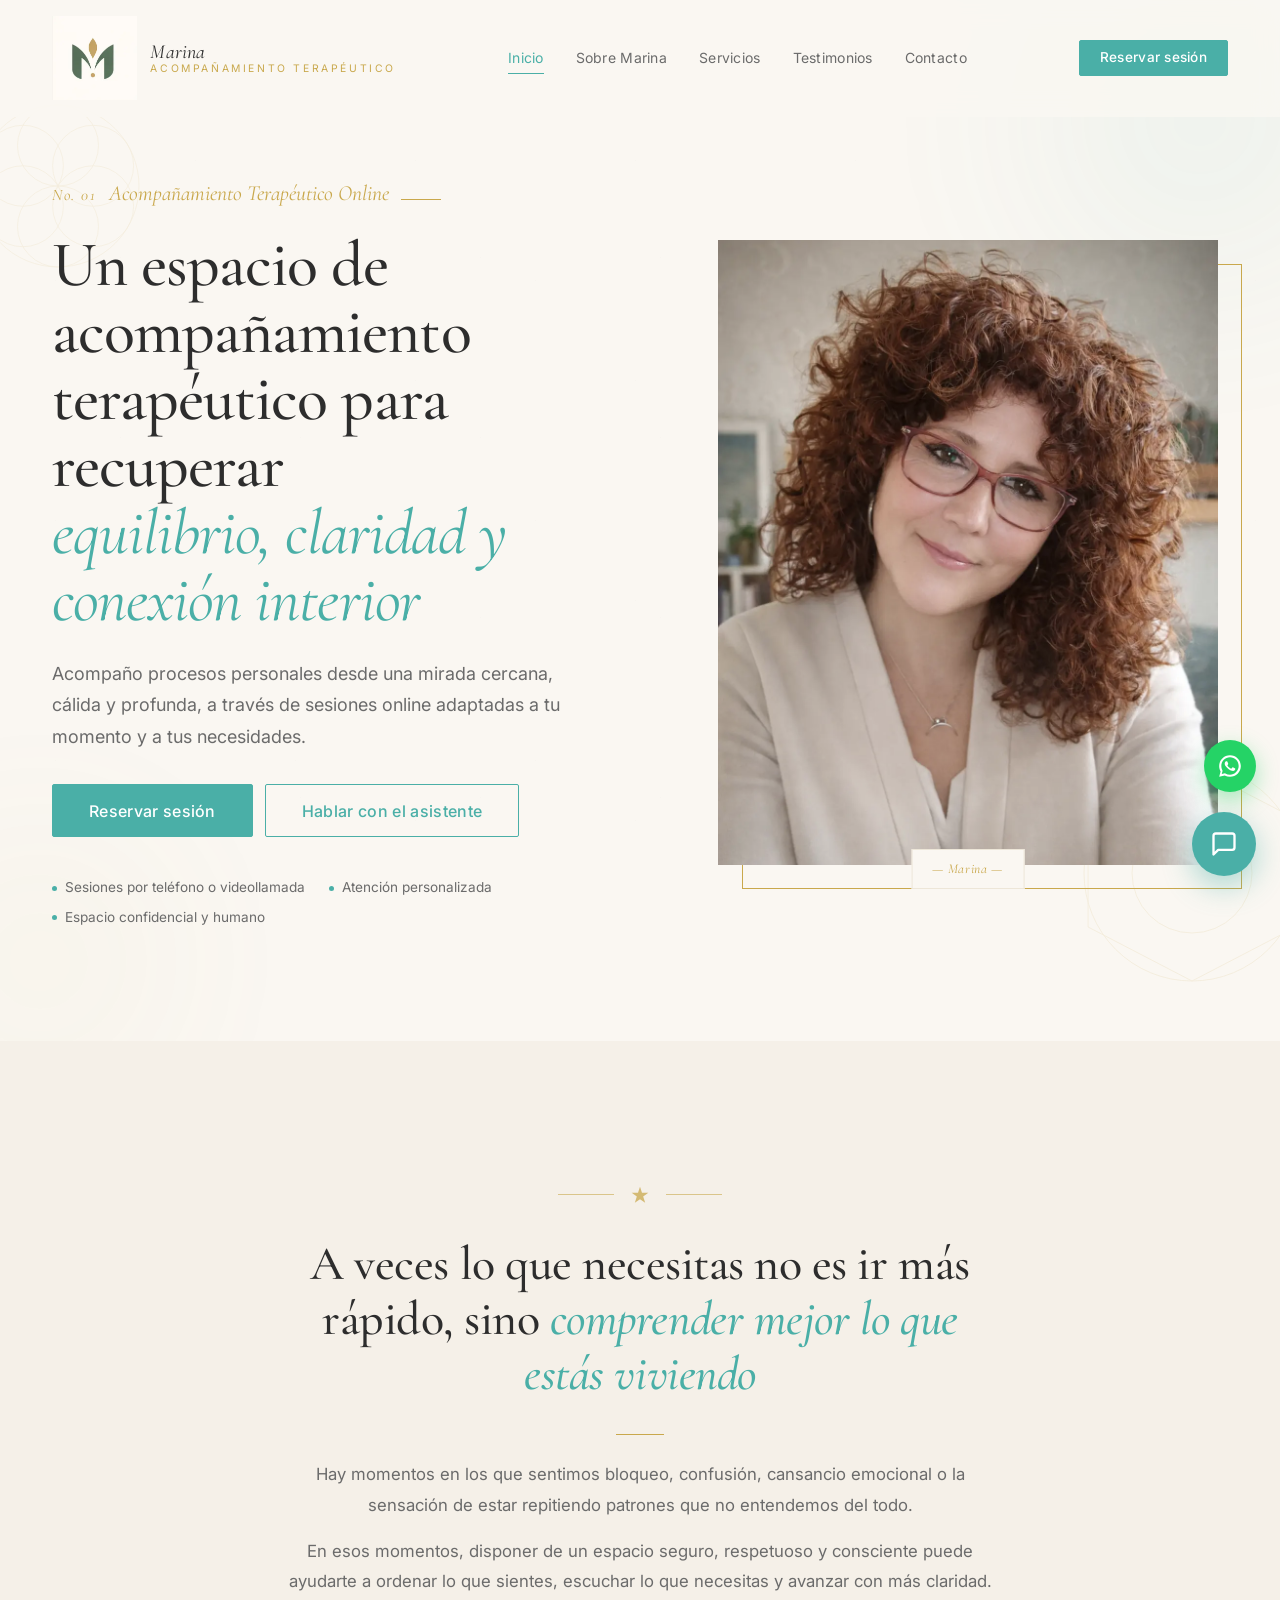
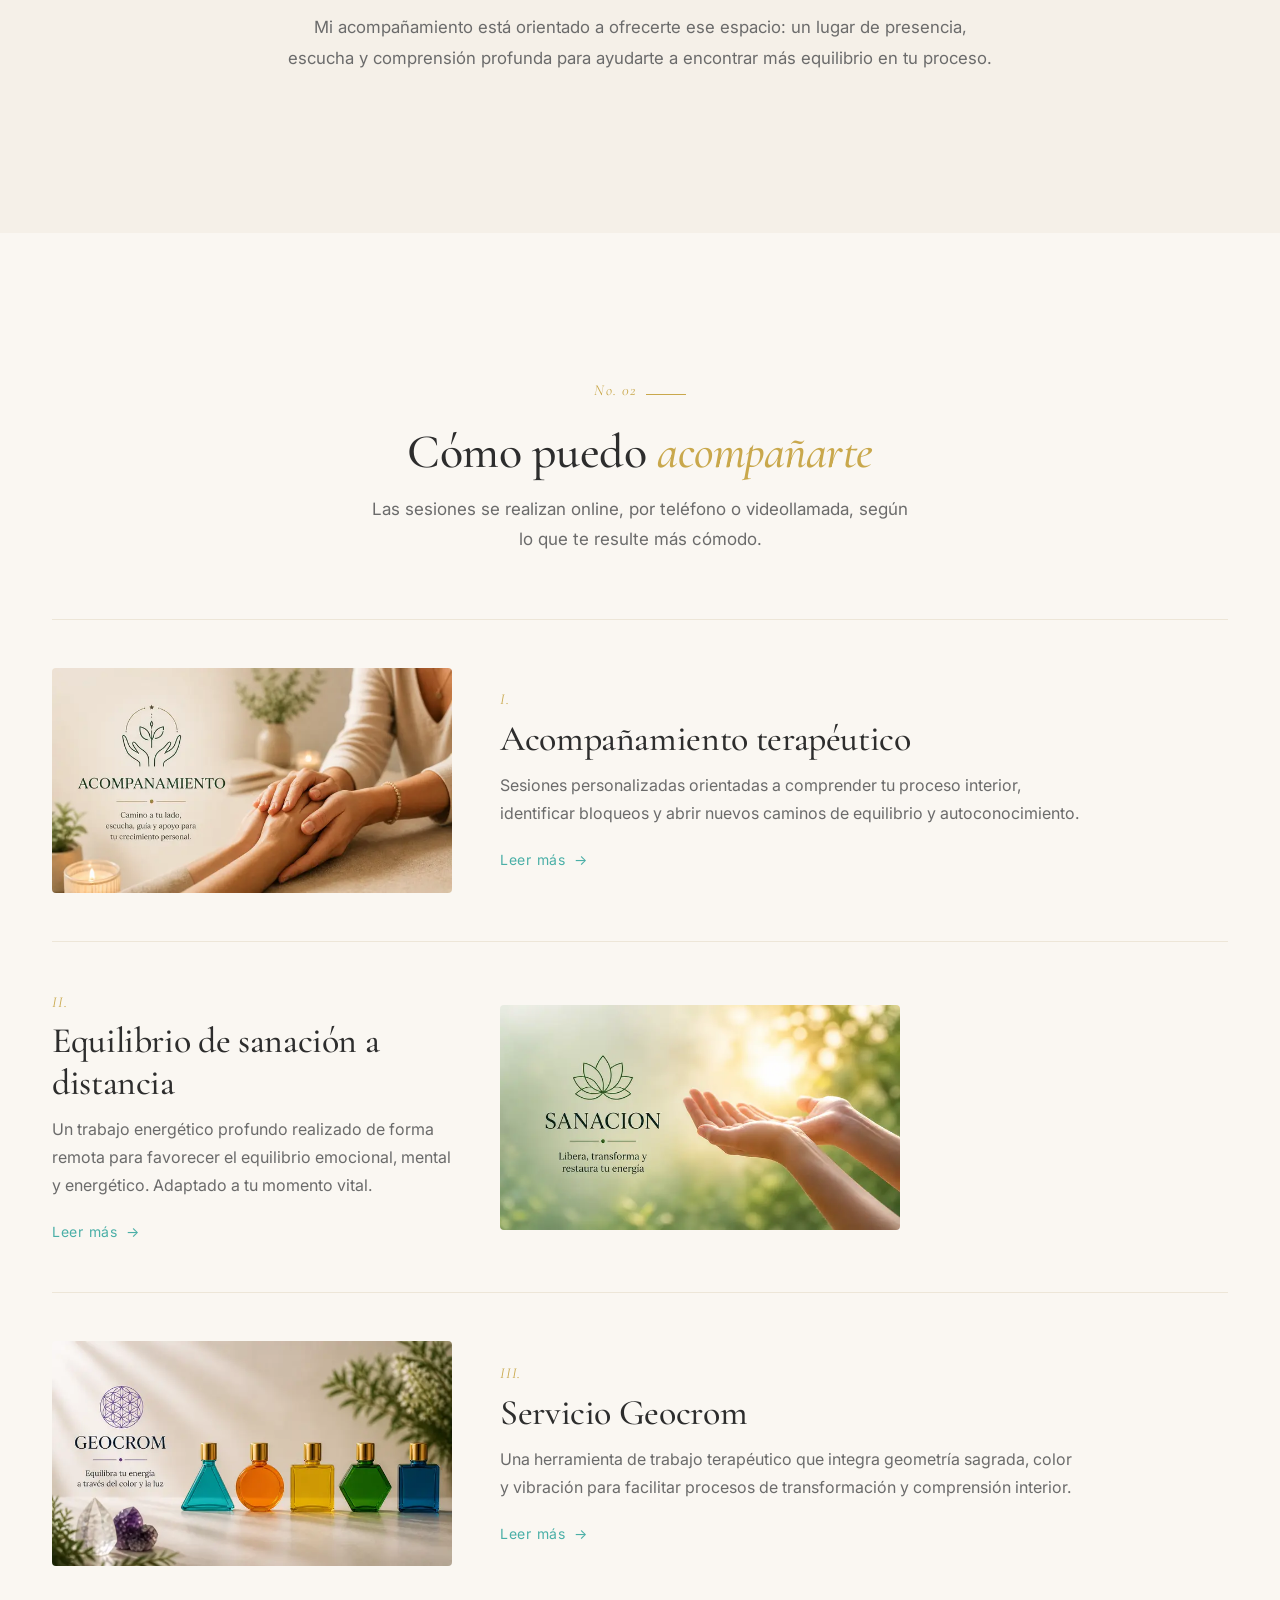
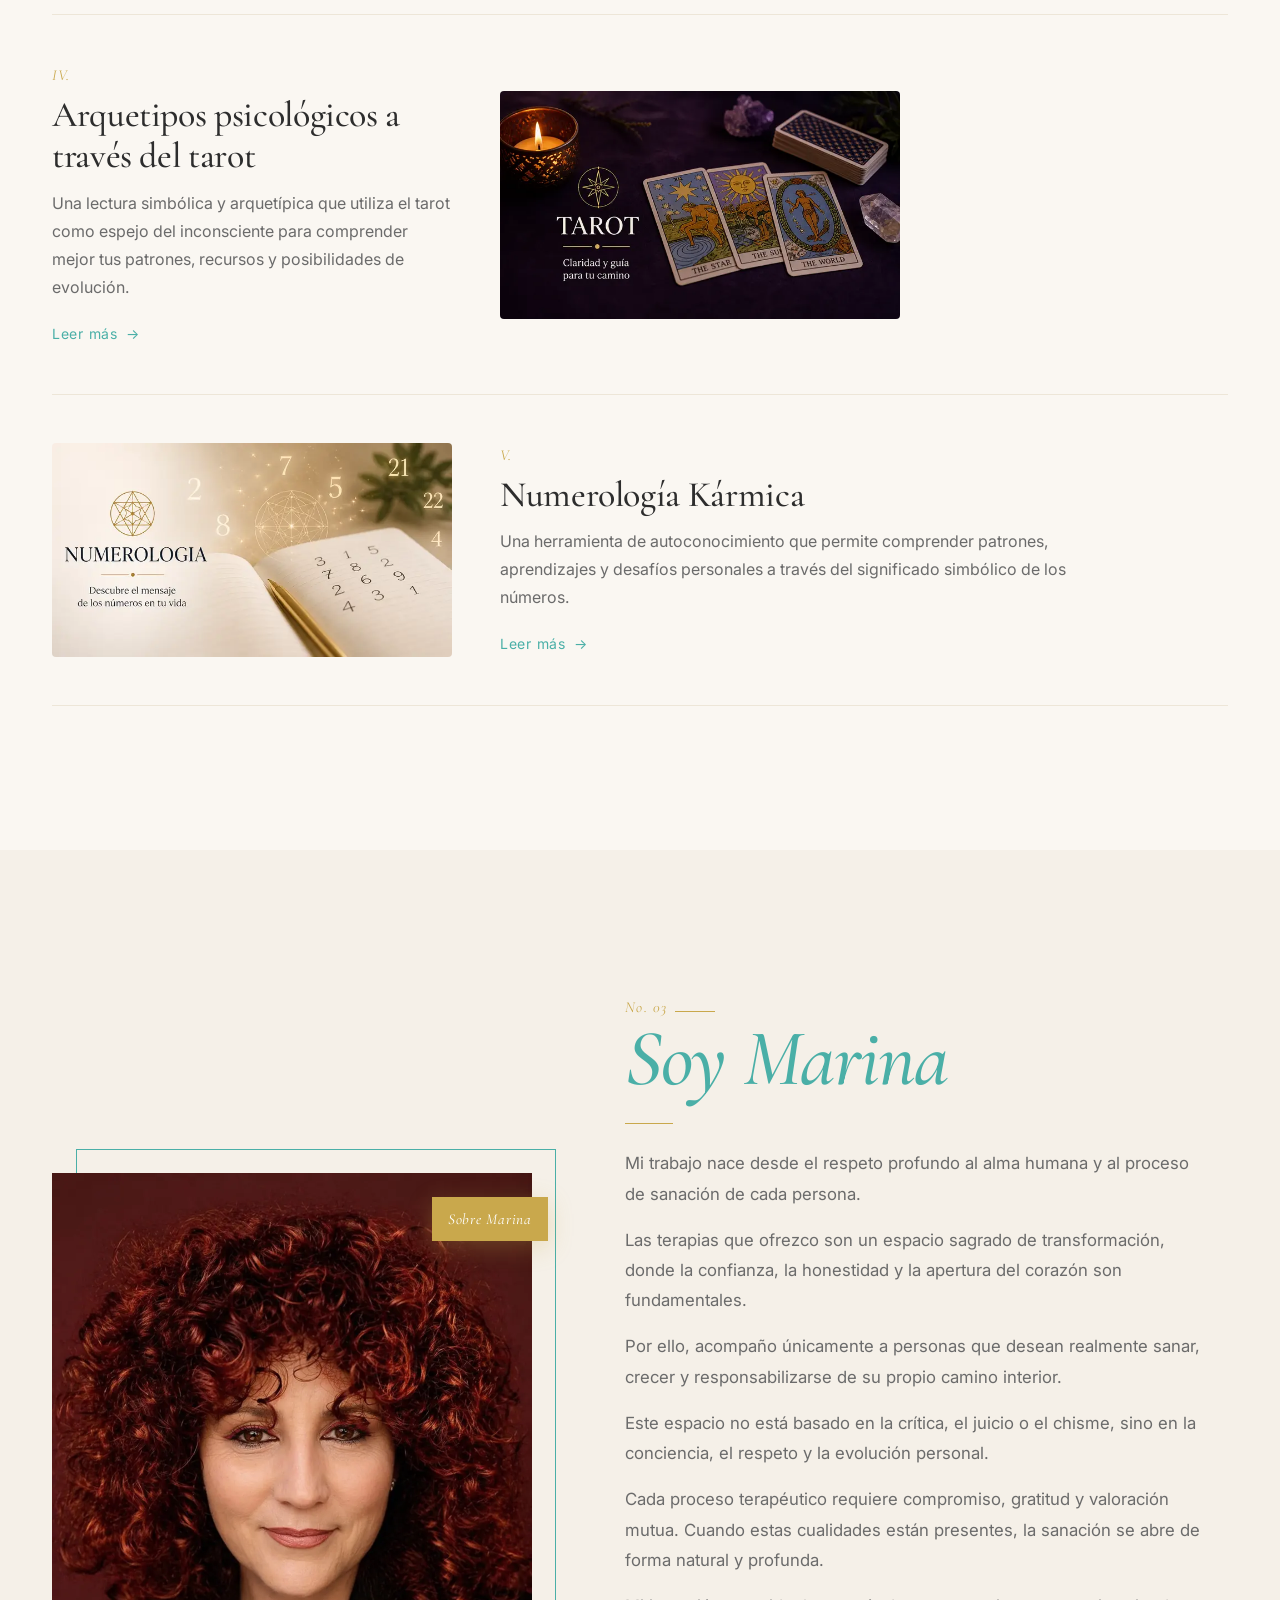
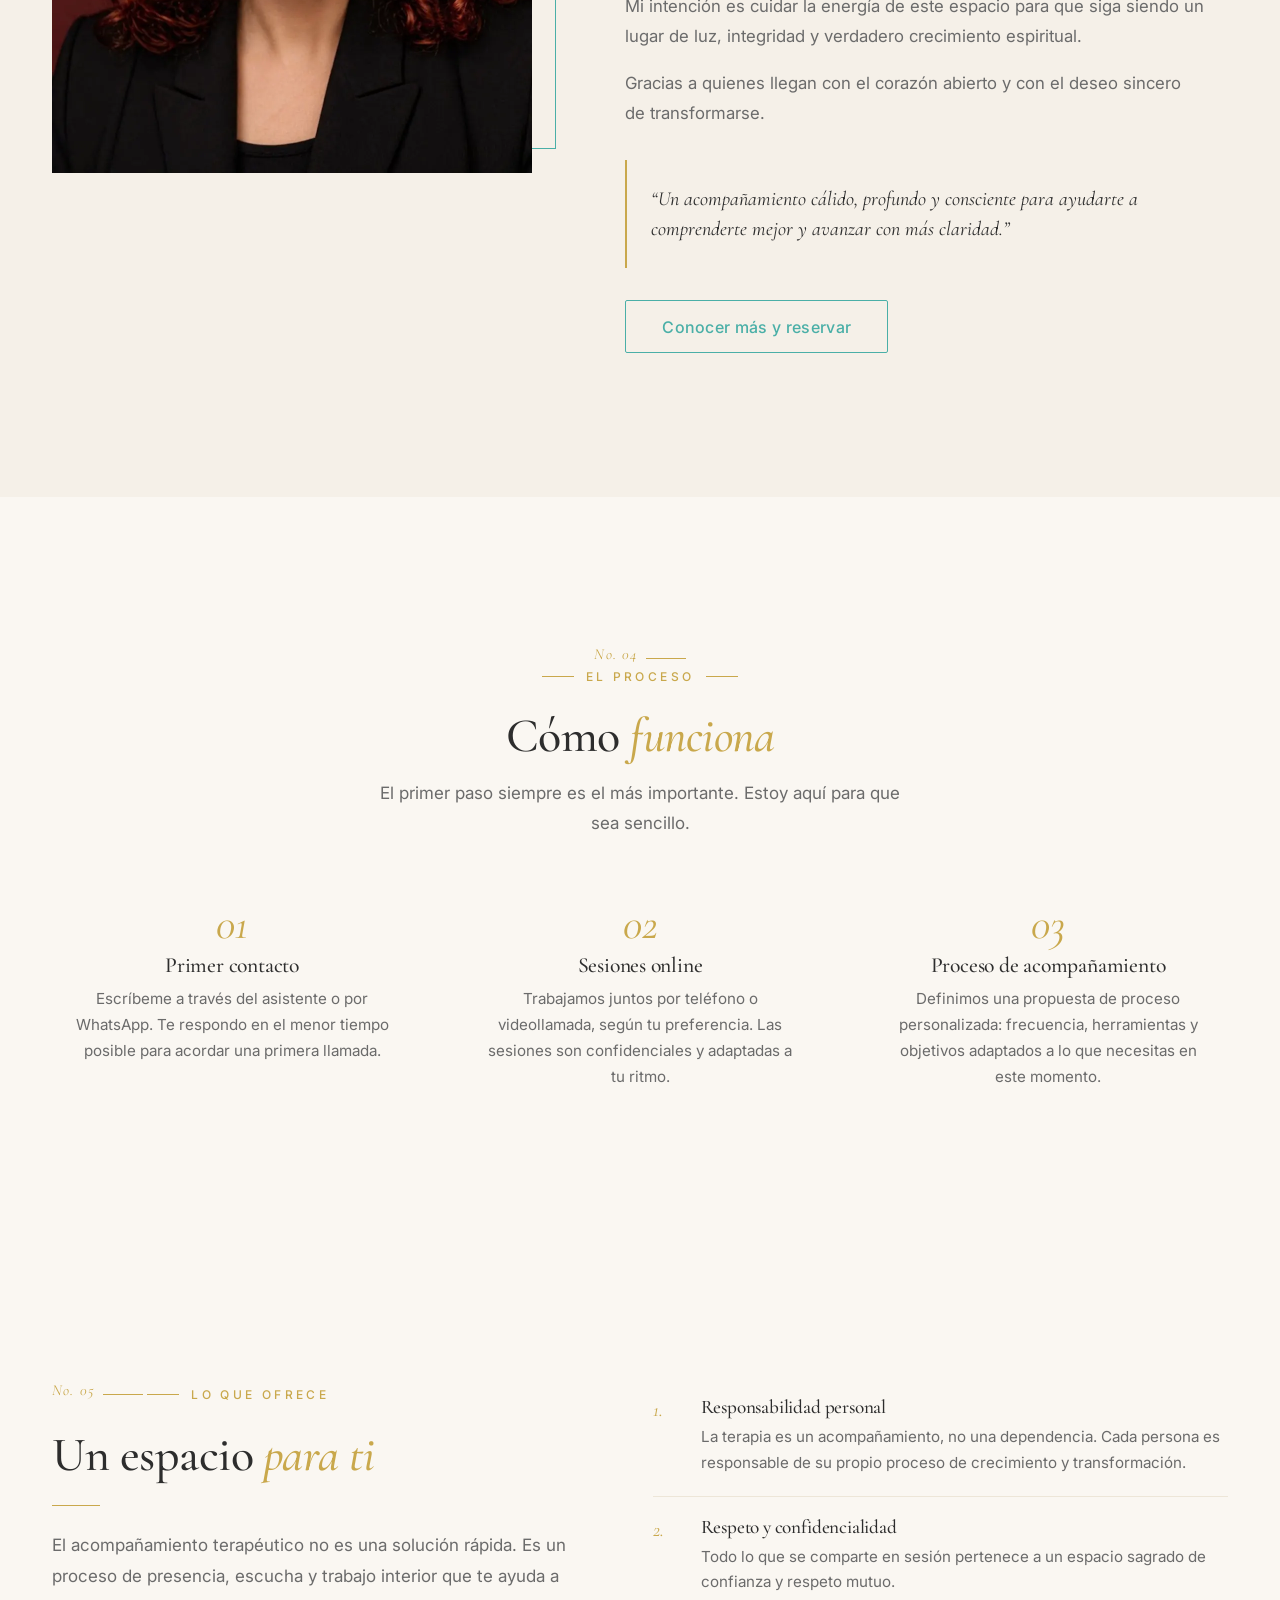
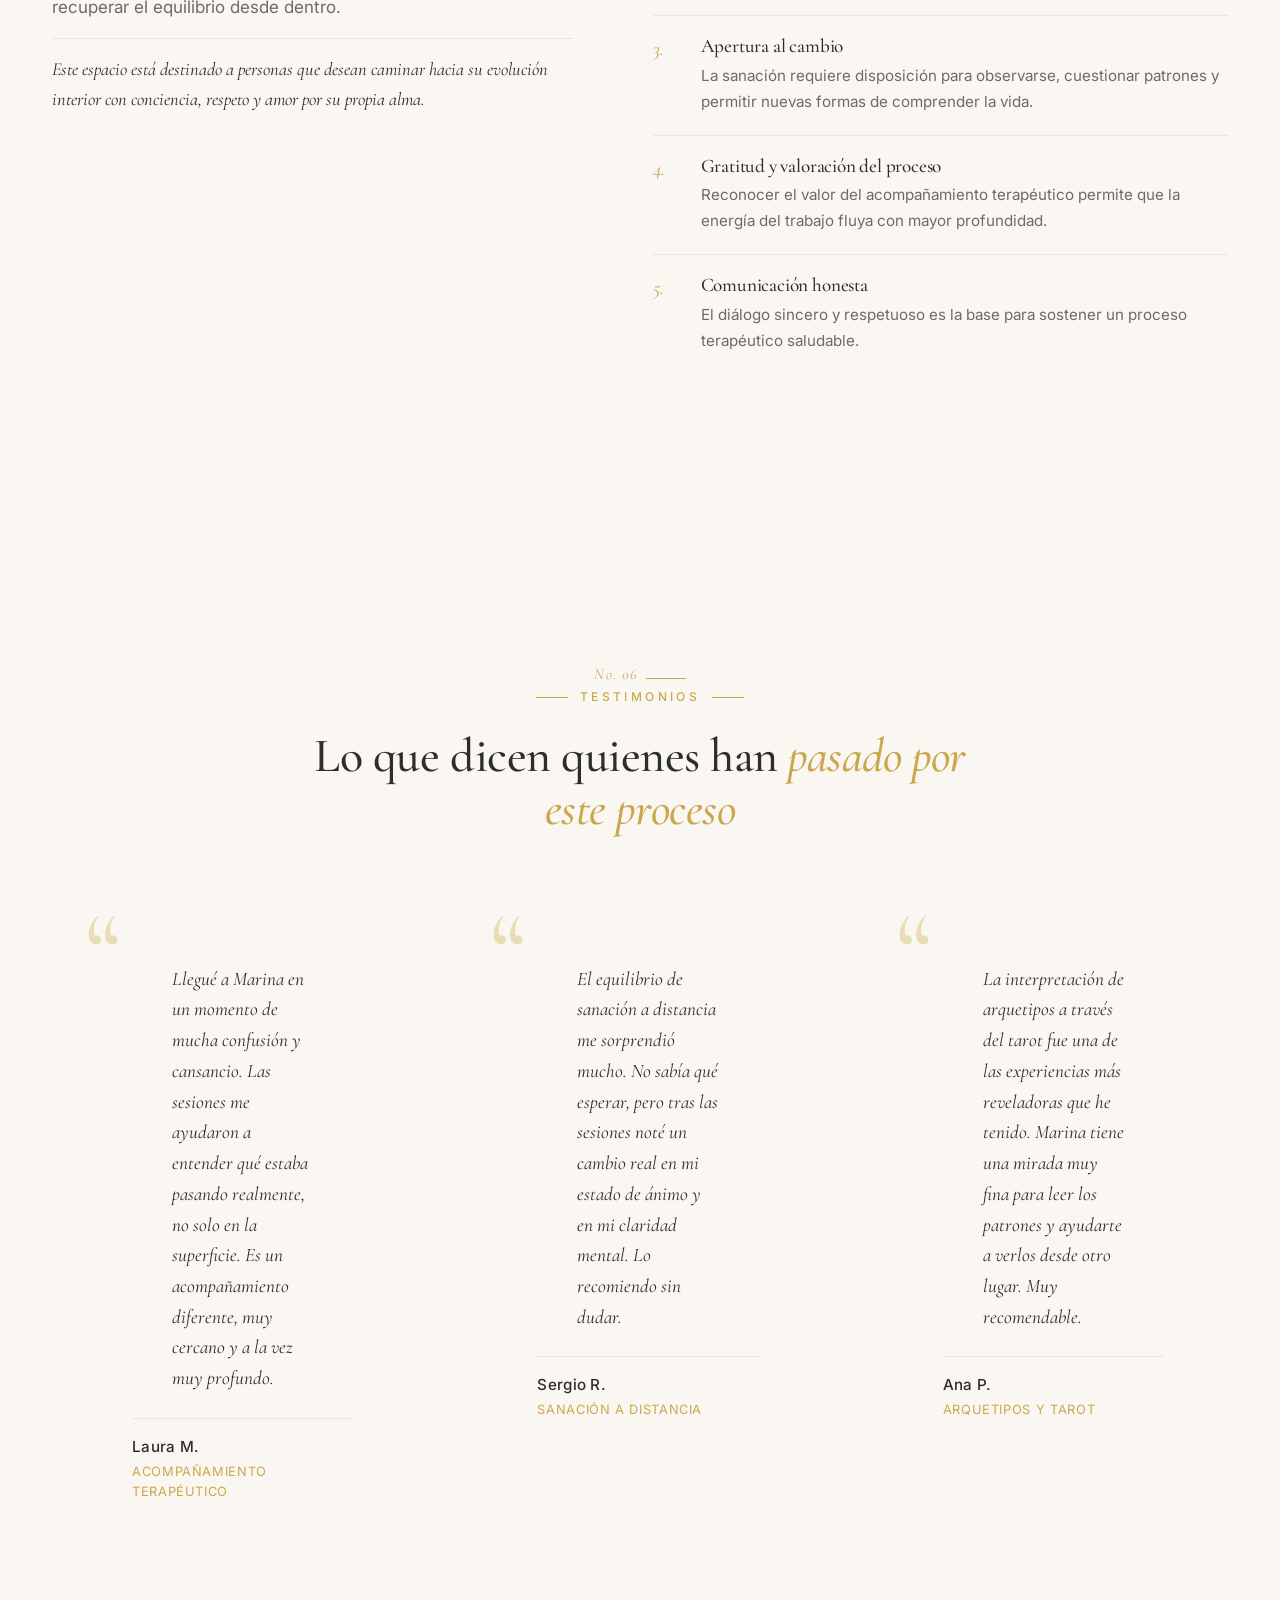
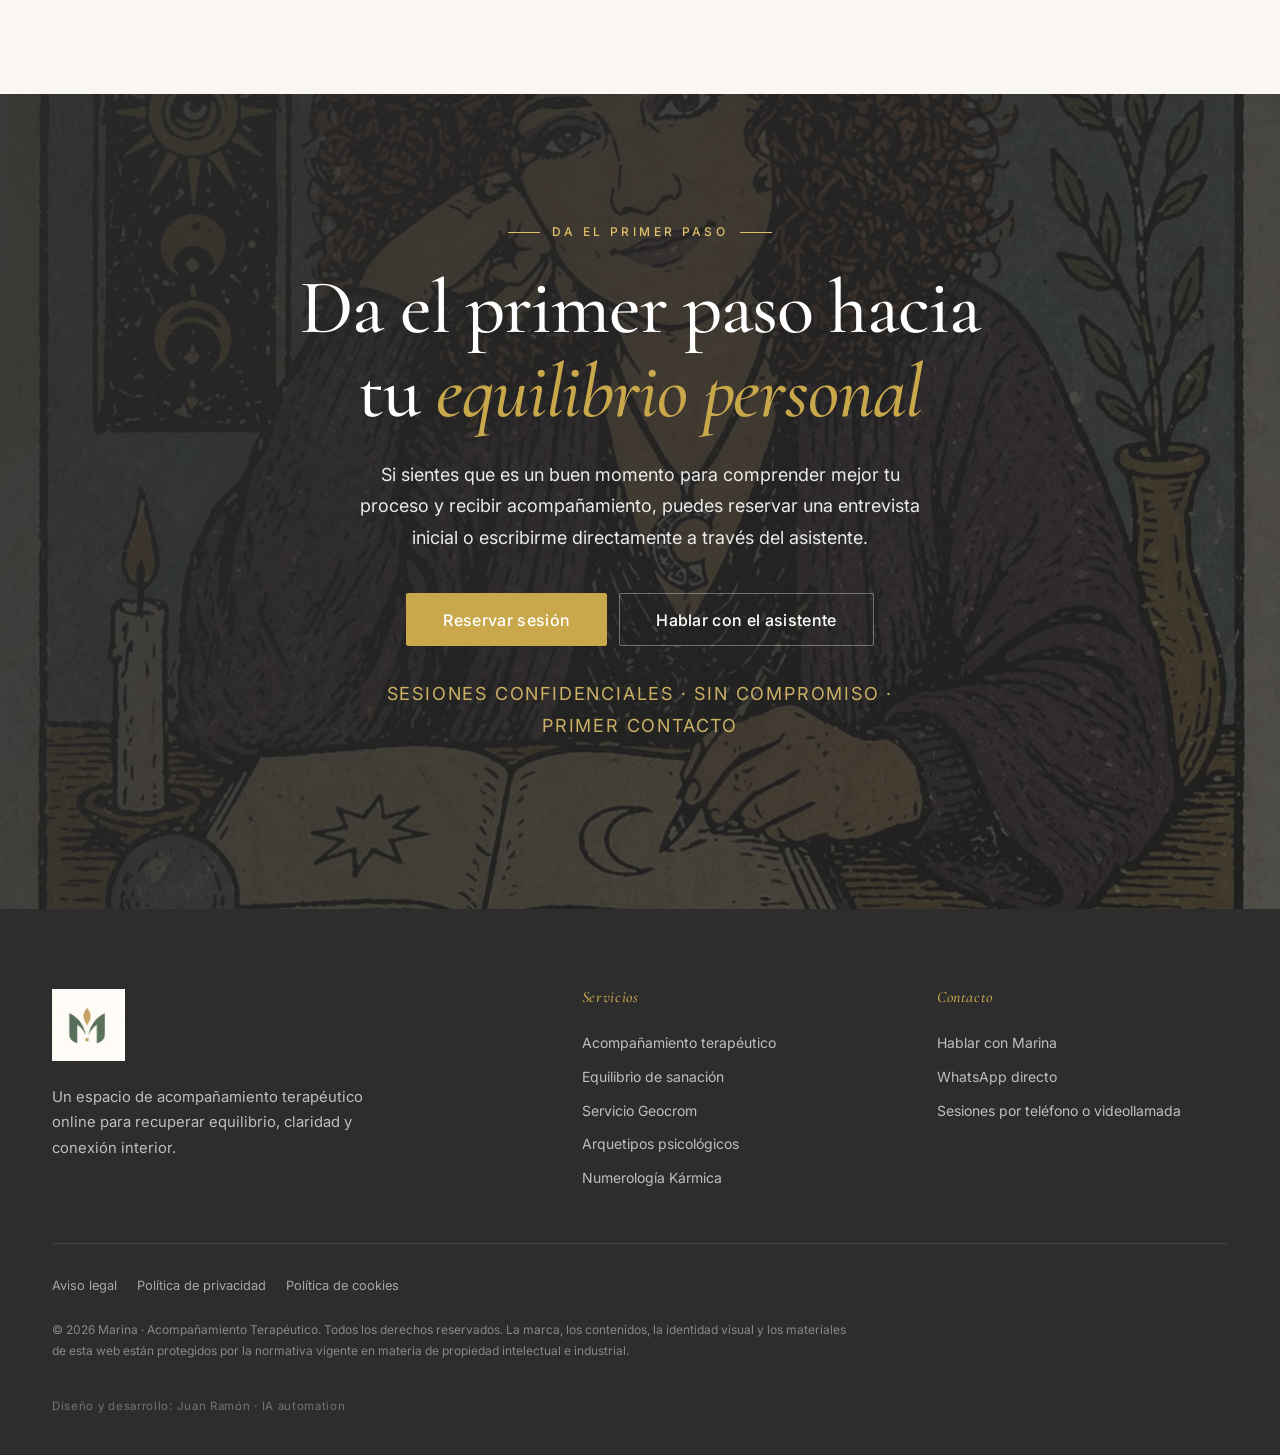
<file: index.html>
<!DOCTYPE html>
<html lang="es">
<head>
  <meta charset="UTF-8" />
  <meta name="viewport" content="width=device-width, initial-scale=1.0" />
  <meta name="description" content="Marina · Acompañamiento terapéutico online para recuperar equilibrio, claridad y conexión interior. Sesiones por teléfono o videollamada." />
  <meta name="author" content="Juan Ramón · IA automation" />
  <meta name="theme-color" content="#FAF7F2" />
  <title>Marina · Acompañamiento Terapéutico Online</title>

  <link rel="preconnect" href="https://fonts.googleapis.com">
  <link rel="preconnect" href="https://fonts.gstatic.com" crossorigin>
  <link rel="stylesheet" href="https://fonts.googleapis.com/css2?family=Cormorant+Garamond:ital,wght@0,400;0,500;0,600;1,400;1,500&family=Inter:wght@300;400;500;600&display=swap">

  <link rel="stylesheet" href="assets/css/tokens.css" />
  <link rel="stylesheet" href="assets/css/base.css" />
  <link rel="stylesheet" href="assets/css/components.css" />
  <link rel="stylesheet" href="assets/css/pages.css" />

  <link rel="preload" as="image" href="assets/img/hero.webp" type="image/webp">
</head>
<body>

  <header class="site-header">
    <div class="wrap">
      <div class="nav">
        <a href="index.html" class="nav-logo" aria-label="Marina · Acompañamiento Terapéutico – Inicio">
          <picture>
            <source srcset="assets/img/logo.webp" type="image/webp">
            <img src="assets/img/logo.png" alt="" width="48" height="48" />
          </picture>
          <span class="nav-logo-text">
            <span class="main">Marina</span>
            <span class="sub">Acompañamiento Terapéutico</span>
          </span>
        </a>

        <nav aria-label="Principal">
          <ul class="nav-links">
            <li><a href="index.html" class="is-active">Inicio</a></li>
            <li><a href="#sobre-marina">Sobre Marina</a></li>
            <li><a href="servicios.html">Servicios</a></li>
            <li><a href="#testimonios">Testimonios</a></li>
            <li><a href="contacto.html">Contacto</a></li>
          </ul>
        </nav>

        <a href="#" class="btn btn-primary btn-sm nav-cta" data-open-chat>Reservar sesión</a>

        <button class="hamburger" id="hamburger" aria-label="Abrir menú" aria-expanded="false" aria-controls="mobile-menu">
          <span></span><span></span><span></span>
        </button>
      </div>
    </div>
    <div class="mobile-menu" id="mobile-menu">
      <div class="wrap">
        <nav aria-label="Móvil">
          <a href="index.html">Inicio</a>
          <a href="#sobre-marina">Sobre Marina</a>
          <a href="servicios.html">Servicios</a>
          <a href="#testimonios">Testimonios</a>
          <a href="contacto.html">Contacto</a>
          <a href="#" class="btn btn-primary" data-open-chat>Reservar sesión</a>
        </nav>
      </div>
    </div>
  </header>

  <main>

    <!-- ========== HERO ========== -->
    <section class="hero" id="inicio">
      <svg class="hero-sigil tl" viewBox="0 0 100 100" fill="none" stroke="currentColor" stroke-width="0.4" aria-hidden="true">
        <circle cx="50" cy="50" r="45"/>
        <circle cx="50" cy="27.5" r="22.5"/><circle cx="50" cy="72.5" r="22.5"/>
        <circle cx="30.5" cy="38.75" r="22.5"/><circle cx="69.5" cy="38.75" r="22.5"/>
        <circle cx="30.5" cy="61.25" r="22.5"/><circle cx="69.5" cy="61.25" r="22.5"/>
      </svg>
      <svg class="hero-sigil br" viewBox="0 0 100 100" fill="none" stroke="currentColor" stroke-width="0.4" aria-hidden="true">
        <circle cx="50" cy="50" r="45"/>
        <polygon points="50,5 93.3,27.5 93.3,72.5 50,95 6.7,72.5 6.7,27.5"/>
        <circle cx="50" cy="50" r="25"/>
      </svg>

      <div class="wrap">
        <div class="hero-grid">
          <div class="hero-text reveal">
            <div class="hero-label">
              <span class="num">No. 01</span>
              <span>Acompañamiento Terapéutico Online</span>
            </div>

            <h1 class="hero-title">
              Un espacio de acompañamiento terapéutico para recuperar
              <em>equilibrio, claridad y conexión interior</em>
            </h1>

            <p class="hero-subtitle">Acompaño procesos personales desde una mirada cercana, cálida y profunda, a través de sesiones online adaptadas a tu momento y a tus necesidades.</p>

            <div class="hero-ctas">
              <a href="#" class="btn btn-primary btn-lg" data-open-chat>Reservar sesión</a>
              <a href="#" class="btn btn-secondary btn-lg" data-open-chat>Hablar con el asistente</a>
            </div>

            <div class="hero-trust">
              <span>Sesiones por teléfono o videollamada</span>
              <span>Atención personalizada</span>
              <span>Espacio confidencial y humano</span>
            </div>
          </div>

          <div class="hero-image reveal">
            <div class="hero-image-frame" aria-hidden="true"></div>
            <picture>
              <source srcset="assets/img/hero.webp" type="image/webp">
              <img src="assets/img/hero.jpg" alt="Marina – Acompañamiento terapéutico" loading="eager" width="500" height="625" />
            </picture>
            <span class="hero-image-caption">— Marina —</span>
          </div>
        </div>
      </div>
    </section>

    <!-- ========== REFLEXIÓN ========== -->
    <section class="section reflection">
      <div class="wrap">
        <div class="reflection-inner reveal">
          <div class="reflection-star" aria-hidden="true">
            <span class="line"></span>
            <svg viewBox="0 0 24 24"><path d="M12 2l2.4 7.4H22l-6.2 4.5 2.4 7.4L12 17l-6.2 4.3 2.4-7.4L2 9.4h7.6z"/></svg>
            <span class="line"></span>
          </div>

          <h2 class="reflection-title">A veces lo que necesitas no es ir más rápido, sino <span>comprender mejor lo que estás viviendo</span></h2>

          <div class="divider-gold is-centered"></div>

          <div class="reflection-body">
            <p>Hay momentos en los que sentimos bloqueo, confusión, cansancio emocional o la sensación de estar repitiendo patrones que no entendemos del todo.</p>
            <p>En esos momentos, disponer de un espacio seguro, respetuoso y consciente puede ayudarte a ordenar lo que sientes, escuchar lo que necesitas y avanzar con más claridad.</p>
            <p>Mi acompañamiento está orientado a ofrecerte ese espacio: un lugar de presencia, escucha y comprensión profunda para ayudarte a encontrar más equilibrio en tu proceso.</p>
          </div>
        </div>
      </div>
    </section>

    <!-- ========== SERVICIOS ========== -->
    <section class="section section-ivory" id="servicios">
      <div class="wrap">
        <div class="section-head reveal">
          <div class="section-number">No. 02</div>
          <h2>Cómo puedo <em class="text-italic-gold">acompañarte</em></h2>
          <p>Las sesiones se realizan online, por teléfono o videollamada, según lo que te resulte más cómodo.</p>
        </div>

        <ol class="services-list reveal">
          <li>
            <div class="service-img">
              <picture>
                <source srcset="assets/img/acompanamiento.webp" type="image/webp">
                <img src="assets/img/acompanamiento.jpg" alt="" loading="lazy" width="720" height="405" />
              </picture>
            </div>
            <div class="service-body">
              <span class="service-index">I.</span>
              <h3 class="service-name">Acompañamiento terapéutico</h3>
              <p class="service-desc">Sesiones personalizadas orientadas a comprender tu proceso interior, identificar bloqueos y abrir nuevos caminos de equilibrio y autoconocimiento.</p>
              <a class="service-link" href="servicios.html#acompanamiento">Leer más</a>
            </div>
          </li>
          <li>
            <div class="service-img">
              <picture>
                <source srcset="assets/img/sanacion.webp" type="image/webp">
                <img src="assets/img/sanacion.jpg" alt="" loading="lazy" width="720" height="405" />
              </picture>
            </div>
            <div class="service-body">
              <span class="service-index">II.</span>
              <h3 class="service-name">Equilibrio de sanación a distancia</h3>
              <p class="service-desc">Un trabajo energético profundo realizado de forma remota para favorecer el equilibrio emocional, mental y energético. Adaptado a tu momento vital.</p>
              <a class="service-link" href="servicios.html#sanacion">Leer más</a>
            </div>
          </li>
          <li>
            <div class="service-img">
              <picture>
                <source srcset="assets/img/geocrom.webp" type="image/webp">
                <img src="assets/img/geocrom.jpg" alt="" loading="lazy" width="720" height="405" />
              </picture>
            </div>
            <div class="service-body">
              <span class="service-index">III.</span>
              <h3 class="service-name">Servicio Geocrom</h3>
              <p class="service-desc">Una herramienta de trabajo terapéutico que integra geometría sagrada, color y vibración para facilitar procesos de transformación y comprensión interior.</p>
              <a class="service-link" href="servicios.html#geocrom">Leer más</a>
            </div>
          </li>
          <li>
            <div class="service-img">
              <picture>
                <source srcset="assets/img/tarot.webp" type="image/webp">
                <img src="assets/img/tarot.jpg" alt="" loading="lazy" width="720" height="405" />
              </picture>
            </div>
            <div class="service-body">
              <span class="service-index">IV.</span>
              <h3 class="service-name">Arquetipos psicológicos a través del tarot</h3>
              <p class="service-desc">Una lectura simbólica y arquetípica que utiliza el tarot como espejo del inconsciente para comprender mejor tus patrones, recursos y posibilidades de evolución.</p>
              <a class="service-link" href="servicios.html#tarot">Leer más</a>
            </div>
          </li>
          <li>
            <div class="service-img">
              <picture>
                <source srcset="assets/img/numerologia.webp" type="image/webp">
                <img src="assets/img/numerologia.jpg" alt="" loading="lazy" width="720" height="405" />
              </picture>
            </div>
            <div class="service-body">
              <span class="service-index">V.</span>
              <h3 class="service-name">Numerología Kármica</h3>
              <p class="service-desc">Una herramienta de autoconocimiento que permite comprender patrones, aprendizajes y desafíos personales a través del significado simbólico de los números.</p>
              <a class="service-link" href="servicios.html#numerologia">Leer más</a>
            </div>
          </li>
        </ol>
      </div>
    </section>

    <!-- ========== SOBRE MARINA ========== -->
    <section class="section about" id="sobre-marina">
      <div class="wrap">
        <div class="about-grid">
          <div class="about-image reveal">
            <div class="about-image-wrap">
              <picture>
                <source srcset="assets/img/about.webp" type="image/webp">
                <img src="assets/img/about.jpg" alt="Marina en sesión de acompañamiento terapéutico" loading="lazy" width="480" height="600" />
              </picture>
            </div>
            <span class="about-image-badge">Sobre Marina</span>
          </div>

          <div class="about-text reveal">
            <div class="section-number">No. 03</div>
            <h2 class="about-signature">Soy Marina</h2>
            <div class="divider-gold"></div>

            <div class="about-body">
              <p>Mi trabajo nace desde el respeto profundo al alma humana y al proceso de sanación de cada persona.</p>
              <p>Las terapias que ofrezco son un espacio sagrado de transformación, donde la confianza, la honestidad y la apertura del corazón son fundamentales.</p>
              <p>Por ello, acompaño únicamente a personas que desean realmente sanar, crecer y responsabilizarse de su propio camino interior.</p>
              <p>Este espacio no está basado en la crítica, el juicio o el chisme, sino en la conciencia, el respeto y la evolución personal.</p>
              <p>Cada proceso terapéutico requiere compromiso, gratitud y valoración mutua. Cuando estas cualidades están presentes, la sanación se abre de forma natural y profunda.</p>
              <p>Mi intención es cuidar la energía de este espacio para que siga siendo un lugar de luz, integridad y verdadero crecimiento espiritual.</p>
              <p>Gracias a quienes llegan con el corazón abierto y con el deseo sincero de transformarse.</p>
            </div>

            <blockquote class="about-quote">
              <p>“Un acompañamiento cálido, profundo y consciente para ayudarte a comprenderte mejor y avanzar con más claridad.”</p>
            </blockquote>

            <a href="#" class="btn btn-secondary btn-lg" data-open-chat>Conocer más y reservar</a>
          </div>
        </div>
      </div>
    </section>

    <!-- ========== CÓMO FUNCIONA ========== -->
    <section class="section section-ivory">
      <div class="wrap">
        <div class="section-head reveal">
          <div class="section-number">No. 04</div>
          <span class="eyebrow is-centered"><span>El proceso</span></span>
          <h2>Cómo <em class="text-italic-gold">funciona</em></h2>
          <p>El primer paso siempre es el más importante. Estoy aquí para que sea sencillo.</p>
        </div>

        <div class="steps reveal">
          <div class="step">
            <h3>Primer contacto</h3>
            <p>Escríbeme a través del asistente o por WhatsApp. Te respondo en el menor tiempo posible para acordar una primera llamada.</p>
          </div>
          <div class="step">
            <h3>Sesiones online</h3>
            <p>Trabajamos juntos por teléfono o videollamada, según tu preferencia. Las sesiones son confidenciales y adaptadas a tu ritmo.</p>
          </div>
          <div class="step">
            <h3>Proceso de acompañamiento</h3>
            <p>Definimos una propuesta de proceso personalizada: frecuencia, herramientas y objetivos adaptados a lo que necesitas en este momento.</p>
          </div>
        </div>
      </div>
    </section>

    <!-- ========== PRINCIPIOS ========== -->
    <section class="section principles-section">
      <div class="wrap">
        <div class="principles-grid">
          <div class="principles-intro reveal">
            <div class="section-number">No. 05</div>
            <span class="eyebrow"><span>Lo que ofrece</span></span>
            <h2>Un espacio <em class="text-italic-gold">para ti</em></h2>
            <div class="divider-gold"></div>
            <p>El acompañamiento terapéutico no es una solución rápida. Es un proceso de presencia, escucha y trabajo interior que te ayuda a recuperar el equilibrio desde dentro.</p>
            <p class="italic-note">Este espacio está destinado a personas que desean caminar hacia su evolución interior con conciencia, respeto y amor por su propia alma.</p>
          </div>

          <ol class="principles reveal">
            <li>
              <span class="num">1.</span>
              <div>
                <h3>Responsabilidad personal</h3>
                <p>La terapia es un acompañamiento, no una dependencia. Cada persona es responsable de su propio proceso de crecimiento y transformación.</p>
              </div>
            </li>
            <li>
              <span class="num">2.</span>
              <div>
                <h3>Respeto y confidencialidad</h3>
                <p>Todo lo que se comparte en sesión pertenece a un espacio sagrado de confianza y respeto mutuo.</p>
              </div>
            </li>
            <li>
              <span class="num">3.</span>
              <div>
                <h3>Apertura al cambio</h3>
                <p>La sanación requiere disposición para observarse, cuestionar patrones y permitir nuevas formas de comprender la vida.</p>
              </div>
            </li>
            <li>
              <span class="num">4.</span>
              <div>
                <h3>Gratitud y valoración del proceso</h3>
                <p>Reconocer el valor del acompañamiento terapéutico permite que la energía del trabajo fluya con mayor profundidad.</p>
              </div>
            </li>
            <li>
              <span class="num">5.</span>
              <div>
                <h3>Comunicación honesta</h3>
                <p>El diálogo sincero y respetuoso es la base para sostener un proceso terapéutico saludable.</p>
              </div>
            </li>
          </ol>
        </div>
      </div>
    </section>

    <!-- ========== TESTIMONIOS ========== -->
    <section class="section" id="testimonios">
      <div class="wrap">
        <div class="section-head reveal">
          <div class="section-number">No. 06</div>
          <span class="eyebrow is-centered"><span>Testimonios</span></span>
          <h2>Lo que dicen quienes han <em class="text-italic-gold">pasado por este proceso</em></h2>
        </div>

        <div class="testimonials reveal">
          <figure class="testimonial">
            <blockquote>
              <p class="testimonial-quote">Llegué a Marina en un momento de mucha confusión y cansancio. Las sesiones me ayudaron a entender qué estaba pasando realmente, no solo en la superficie. Es un acompañamiento diferente, muy cercano y a la vez muy profundo.</p>
            </blockquote>
            <figcaption class="testimonial-author">
              <span class="testimonial-name">Laura M.</span>
              <span class="testimonial-detail">Acompañamiento terapéutico</span>
            </figcaption>
          </figure>

          <figure class="testimonial">
            <blockquote>
              <p class="testimonial-quote">El equilibrio de sanación a distancia me sorprendió mucho. No sabía qué esperar, pero tras las sesiones noté un cambio real en mi estado de ánimo y en mi claridad mental. Lo recomiendo sin dudar.</p>
            </blockquote>
            <figcaption class="testimonial-author">
              <span class="testimonial-name">Sergio R.</span>
              <span class="testimonial-detail">Sanación a distancia</span>
            </figcaption>
          </figure>

          <figure class="testimonial">
            <blockquote>
              <p class="testimonial-quote">La interpretación de arquetipos a través del tarot fue una de las experiencias más reveladoras que he tenido. Marina tiene una mirada muy fina para leer los patrones y ayudarte a verlos desde otro lugar. Muy recomendable.</p>
            </blockquote>
            <figcaption class="testimonial-author">
              <span class="testimonial-name">Ana P.</span>
              <span class="testimonial-detail">Arquetipos y tarot</span>
            </figcaption>
          </figure>
        </div>
      </div>
    </section>

    <!-- ========== CTA FINAL ========== -->
    <section class="cta-final" id="contacto">
      <div class="cta-final-bg" aria-hidden="true">
        <picture>
          <source srcset="assets/img/cta.webp" type="image/webp">
          <img src="assets/img/cta.jpg" alt="" />
        </picture>
      </div>
      <div class="wrap">
        <div class="cta-final-inner reveal">
          <span class="eyebrow is-centered"><span>Da el primer paso</span></span>
          <h2>Da el primer paso hacia tu <em class="text-italic-gold">equilibrio personal</em></h2>
          <p>Si sientes que es un buen momento para comprender mejor tu proceso y recibir acompañamiento, puedes reservar una entrevista inicial o escribirme directamente a través del asistente.</p>
          <div class="cta-final-actions">
            <a href="#" class="btn btn-gold btn-lg" data-open-chat>Reservar sesión</a>
            <a href="#" class="btn btn-ghost btn-lg" data-open-chat>Hablar con el asistente</a>
          </div>
          <p class="cta-final-trust">Sesiones confidenciales · Sin compromiso · Primer contacto</p>
        </div>
      </div>
    </section>

  </main>

  <footer class="site-footer">
    <div class="wrap">
      <div class="footer-grid">
        <div class="footer-brand">
          <picture>
            <source srcset="assets/img/logo.webp" type="image/webp">
            <img src="assets/img/logo.png" alt="Marina · Acompañamiento Terapéutico" />
          </picture>
          <p>Un espacio de acompañamiento terapéutico online para recuperar equilibrio, claridad y conexión interior.</p>
        </div>
        <div>
          <h3 class="footer-col-title">Servicios</h3>
          <ul class="footer-list">
            <li><a href="servicios.html#acompanamiento">Acompañamiento terapéutico</a></li>
            <li><a href="servicios.html#sanacion">Equilibrio de sanación</a></li>
            <li><a href="servicios.html#geocrom">Servicio Geocrom</a></li>
            <li><a href="servicios.html#tarot">Arquetipos psicológicos</a></li>
            <li><a href="servicios.html#numerologia">Numerología Kármica</a></li>
          </ul>
        </div>
        <div>
          <h3 class="footer-col-title">Contacto</h3>
          <ul class="footer-list">
            <li><a href="contacto.html">Hablar con Marina</a></li>
            <li><a href="#" data-whatsapp target="_blank" rel="noopener">WhatsApp directo</a></li>
            <li><span>Sesiones por teléfono o videollamada</span></li>
          </ul>
        </div>
      </div>

      <div class="footer-divider"></div>

      <div class="footer-bottom">
        <ul class="footer-legal">
          <li><a href="aviso-legal.html">Aviso legal</a></li>
          <li><a href="privacidad.html">Política de privacidad</a></li>
          <li><a href="cookies.html">Política de cookies</a></li>
        </ul>
        <p class="footer-copy">© <span id="year">2026</span> Marina · Acompañamiento Terapéutico. Todos los derechos reservados. La marca, los contenidos, la identidad visual y los materiales de esta web están protegidos por la normativa vigente en materia de propiedad intelectual e industrial.</p>
        <p class="footer-credit">Diseño y desarrollo: Juan Ramón · IA automation</p>
      </div>
    </div>
  </footer>

  <script src="config.js"></script>
  <script src="assets/js/main.js" defer></script>
  <script src="assets/js/chatbot.js" defer></script>
</body>
</html>
</file>
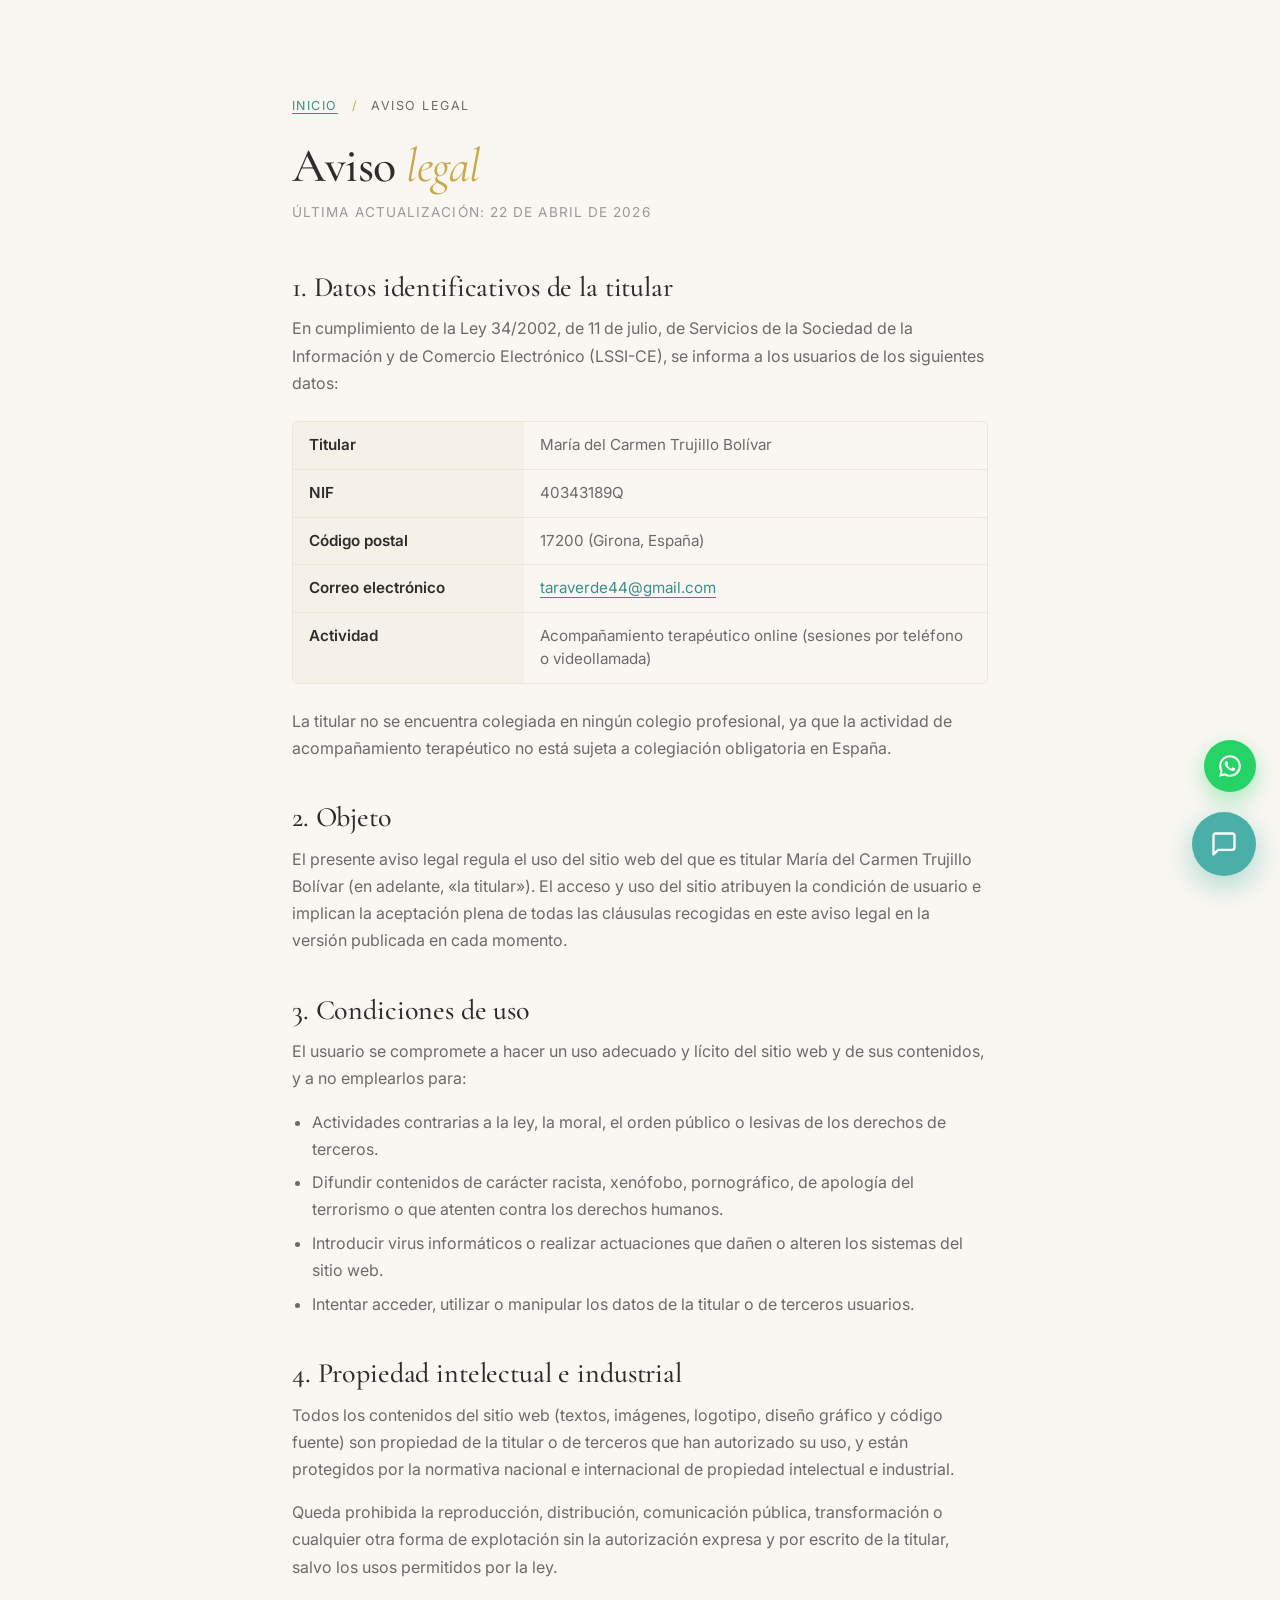
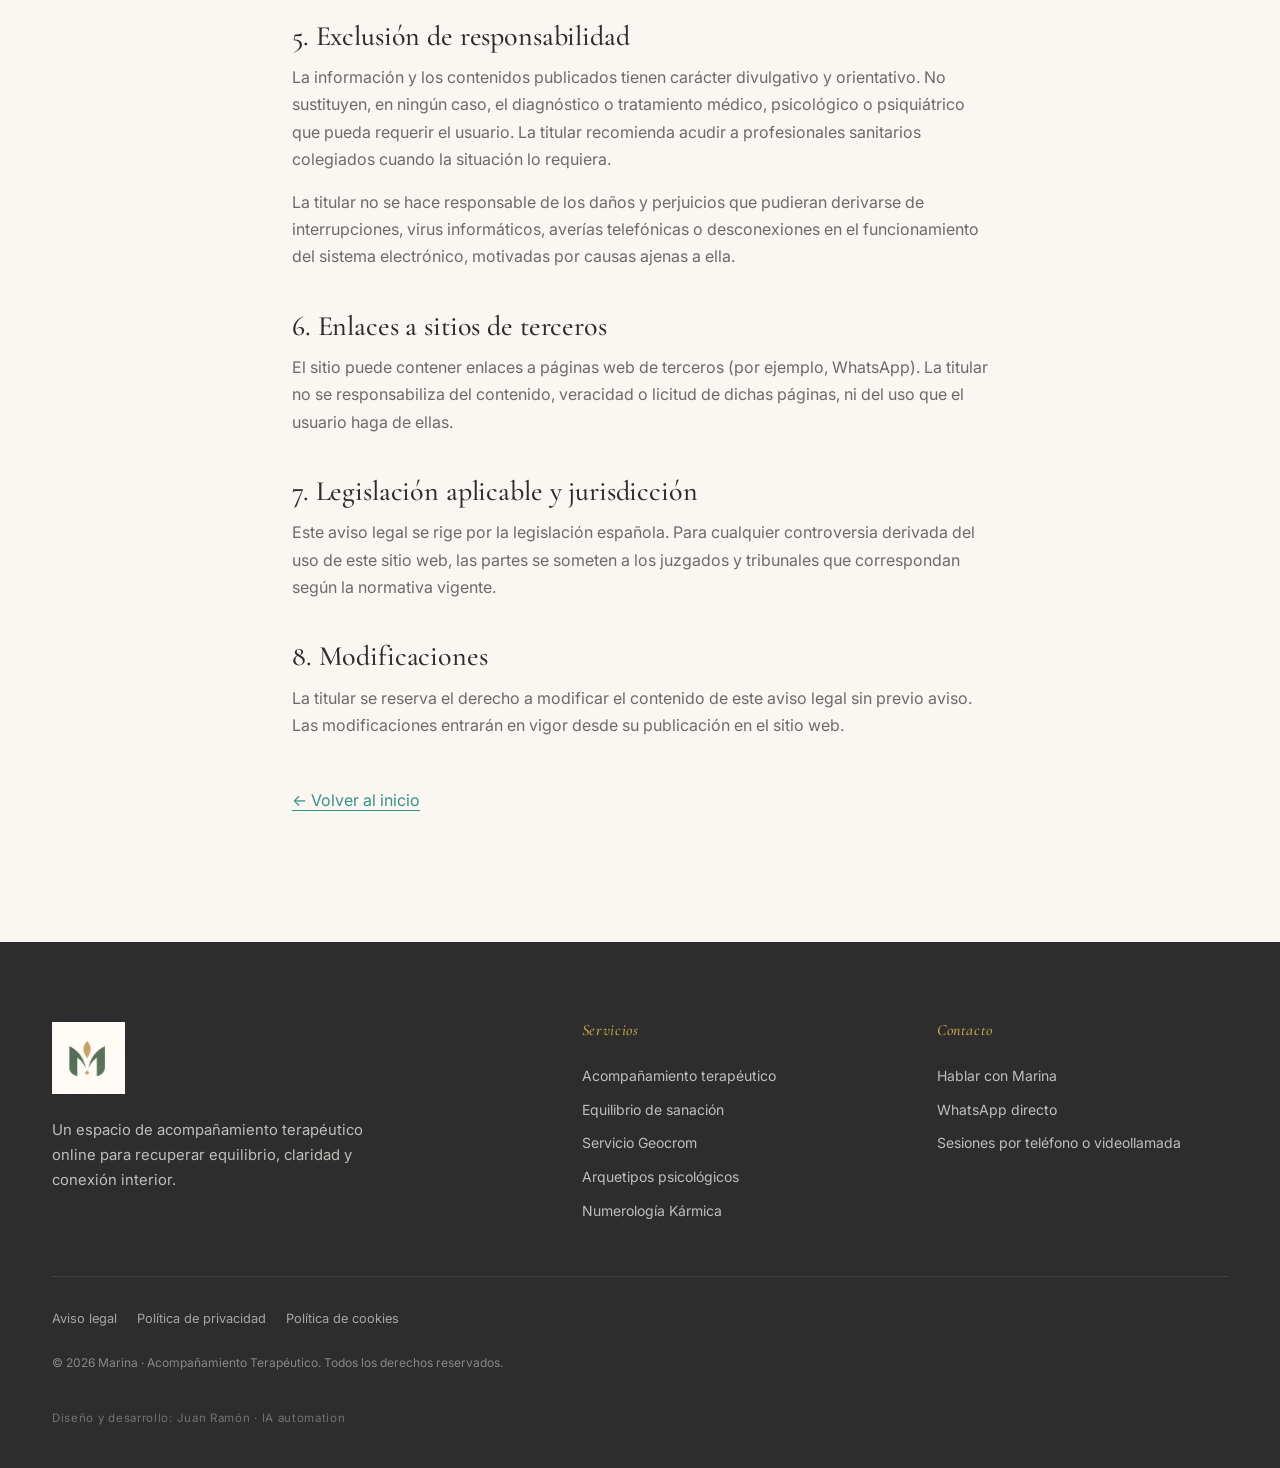
<file: aviso-legal.html>
<!DOCTYPE html>
<html lang="es">
<head>
  <meta charset="UTF-8" />
  <meta name="viewport" content="width=device-width, initial-scale=1.0" />
  <meta name="description" content="Aviso legal del sitio web de Marina · Acompañamiento Terapéutico. Datos de la titular y condiciones de uso." />
  <meta name="robots" content="noindex, follow" />
  <meta name="author" content="Juan Ramón · IA automation" />
  <meta name="theme-color" content="#FAF7F2" />
  <title>Aviso legal · Marina · Acompañamiento Terapéutico</title>

  <link rel="preconnect" href="https://fonts.googleapis.com">
  <link rel="preconnect" href="https://fonts.gstatic.com" crossorigin>
  <link rel="stylesheet" href="https://fonts.googleapis.com/css2?family=Cormorant+Garamond:ital,wght@0,400;0,500;0,600;1,400;1,500&family=Inter:wght@300;400;500;600&display=swap">

  <link rel="stylesheet" href="assets/css/tokens.css" />
  <link rel="stylesheet" href="assets/css/base.css" />
  <link rel="stylesheet" href="assets/css/components.css" />
  <link rel="stylesheet" href="assets/css/pages.css" />
</head>
<body>

  <main>
    <section class="legal-page">
      <div class="wrap-narrow">
        <nav class="breadcrumb" aria-label="Migas de pan">
          <a href="index.html">Inicio</a> <span>/</span> Aviso legal
        </nav>
        <h1>Aviso <em>legal</em></h1>
        <p class="legal-meta">Última actualización: 22 de abril de 2026</p>

        <h2>1. Datos identificativos de la titular</h2>
        <p>En cumplimiento de la Ley 34/2002, de 11 de julio, de Servicios de la Sociedad de la Información y de Comercio Electrónico (LSSI-CE), se informa a los usuarios de los siguientes datos:</p>
        <div class="legal-table">
          <div><span>Titular</span><span>María del Carmen Trujillo Bolívar</span></div>
          <div><span>NIF</span><span>40343189Q</span></div>
          <div><span>Código postal</span><span>17200 (Girona, España)</span></div>
          <div><span>Correo electrónico</span><span><a href="mailto:taraverde44@gmail.com">taraverde44@gmail.com</a></span></div>
          <div><span>Actividad</span><span>Acompañamiento terapéutico online (sesiones por teléfono o videollamada)</span></div>
        </div>
        <p>La titular no se encuentra colegiada en ningún colegio profesional, ya que la actividad de acompañamiento terapéutico no está sujeta a colegiación obligatoria en España.</p>

        <h2>2. Objeto</h2>
        <p>El presente aviso legal regula el uso del sitio web del que es titular María del Carmen Trujillo Bolívar (en adelante, «la titular»). El acceso y uso del sitio atribuyen la condición de usuario e implican la aceptación plena de todas las cláusulas recogidas en este aviso legal en la versión publicada en cada momento.</p>

        <h2>3. Condiciones de uso</h2>
        <p>El usuario se compromete a hacer un uso adecuado y lícito del sitio web y de sus contenidos, y a no emplearlos para:</p>
        <ul>
          <li>Actividades contrarias a la ley, la moral, el orden público o lesivas de los derechos de terceros.</li>
          <li>Difundir contenidos de carácter racista, xenófobo, pornográfico, de apología del terrorismo o que atenten contra los derechos humanos.</li>
          <li>Introducir virus informáticos o realizar actuaciones que dañen o alteren los sistemas del sitio web.</li>
          <li>Intentar acceder, utilizar o manipular los datos de la titular o de terceros usuarios.</li>
        </ul>

        <h2>4. Propiedad intelectual e industrial</h2>
        <p>Todos los contenidos del sitio web (textos, imágenes, logotipo, diseño gráfico y código fuente) son propiedad de la titular o de terceros que han autorizado su uso, y están protegidos por la normativa nacional e internacional de propiedad intelectual e industrial.</p>
        <p>Queda prohibida la reproducción, distribución, comunicación pública, transformación o cualquier otra forma de explotación sin la autorización expresa y por escrito de la titular, salvo los usos permitidos por la ley.</p>

        <h2>5. Exclusión de responsabilidad</h2>
        <p>La información y los contenidos publicados tienen carácter divulgativo y orientativo. No sustituyen, en ningún caso, el diagnóstico o tratamiento médico, psicológico o psiquiátrico que pueda requerir el usuario. La titular recomienda acudir a profesionales sanitarios colegiados cuando la situación lo requiera.</p>
        <p>La titular no se hace responsable de los daños y perjuicios que pudieran derivarse de interrupciones, virus informáticos, averías telefónicas o desconexiones en el funcionamiento del sistema electrónico, motivadas por causas ajenas a ella.</p>

        <h2>6. Enlaces a sitios de terceros</h2>
        <p>El sitio puede contener enlaces a páginas web de terceros (por ejemplo, WhatsApp). La titular no se responsabiliza del contenido, veracidad o licitud de dichas páginas, ni del uso que el usuario haga de ellas.</p>

        <h2>7. Legislación aplicable y jurisdicción</h2>
        <p>Este aviso legal se rige por la legislación española. Para cualquier controversia derivada del uso de este sitio web, las partes se someten a los juzgados y tribunales que correspondan según la normativa vigente.</p>

        <h2>8. Modificaciones</h2>
        <p>La titular se reserva el derecho a modificar el contenido de este aviso legal sin previo aviso. Las modificaciones entrarán en vigor desde su publicación en el sitio web.</p>

        <p style="margin-top:3rem"><a href="index.html">← Volver al inicio</a></p>
      </div>
    </section>
  </main>

  <footer class="site-footer">
    <div class="wrap">
      <div class="footer-grid">
        <div class="footer-brand">
          <picture>
            <source srcset="assets/img/logo.webp" type="image/webp">
            <img src="assets/img/logo.png" alt="Marina · Acompañamiento Terapéutico" />
          </picture>
          <p>Un espacio de acompañamiento terapéutico online para recuperar equilibrio, claridad y conexión interior.</p>
        </div>
        <div>
          <h3 class="footer-col-title">Servicios</h3>
          <ul class="footer-list">
            <li><a href="servicios.html#acompanamiento">Acompañamiento terapéutico</a></li>
            <li><a href="servicios.html#sanacion">Equilibrio de sanación</a></li>
            <li><a href="servicios.html#geocrom">Servicio Geocrom</a></li>
            <li><a href="servicios.html#tarot">Arquetipos psicológicos</a></li>
            <li><a href="servicios.html#numerologia">Numerología Kármica</a></li>
          </ul>
        </div>
        <div>
          <h3 class="footer-col-title">Contacto</h3>
          <ul class="footer-list">
            <li><a href="contacto.html">Hablar con Marina</a></li>
            <li><a href="#" data-whatsapp target="_blank" rel="noopener">WhatsApp directo</a></li>
            <li><span>Sesiones por teléfono o videollamada</span></li>
          </ul>
        </div>
      </div>

      <div class="footer-divider"></div>

      <div class="footer-bottom">
        <ul class="footer-legal">
          <li><a href="aviso-legal.html">Aviso legal</a></li>
          <li><a href="privacidad.html">Política de privacidad</a></li>
          <li><a href="cookies.html">Política de cookies</a></li>
        </ul>
        <p class="footer-copy">© <span id="year">2026</span> Marina · Acompañamiento Terapéutico. Todos los derechos reservados.</p>
        <p class="footer-credit">Diseño y desarrollo: Juan Ramón · IA automation</p>
      </div>
    </div>
  </footer>

  <script src="config.js"></script>
  <script src="assets/js/main.js" defer></script>
  <script src="assets/js/chatbot.js" defer></script>
</body>
</html>
</file>
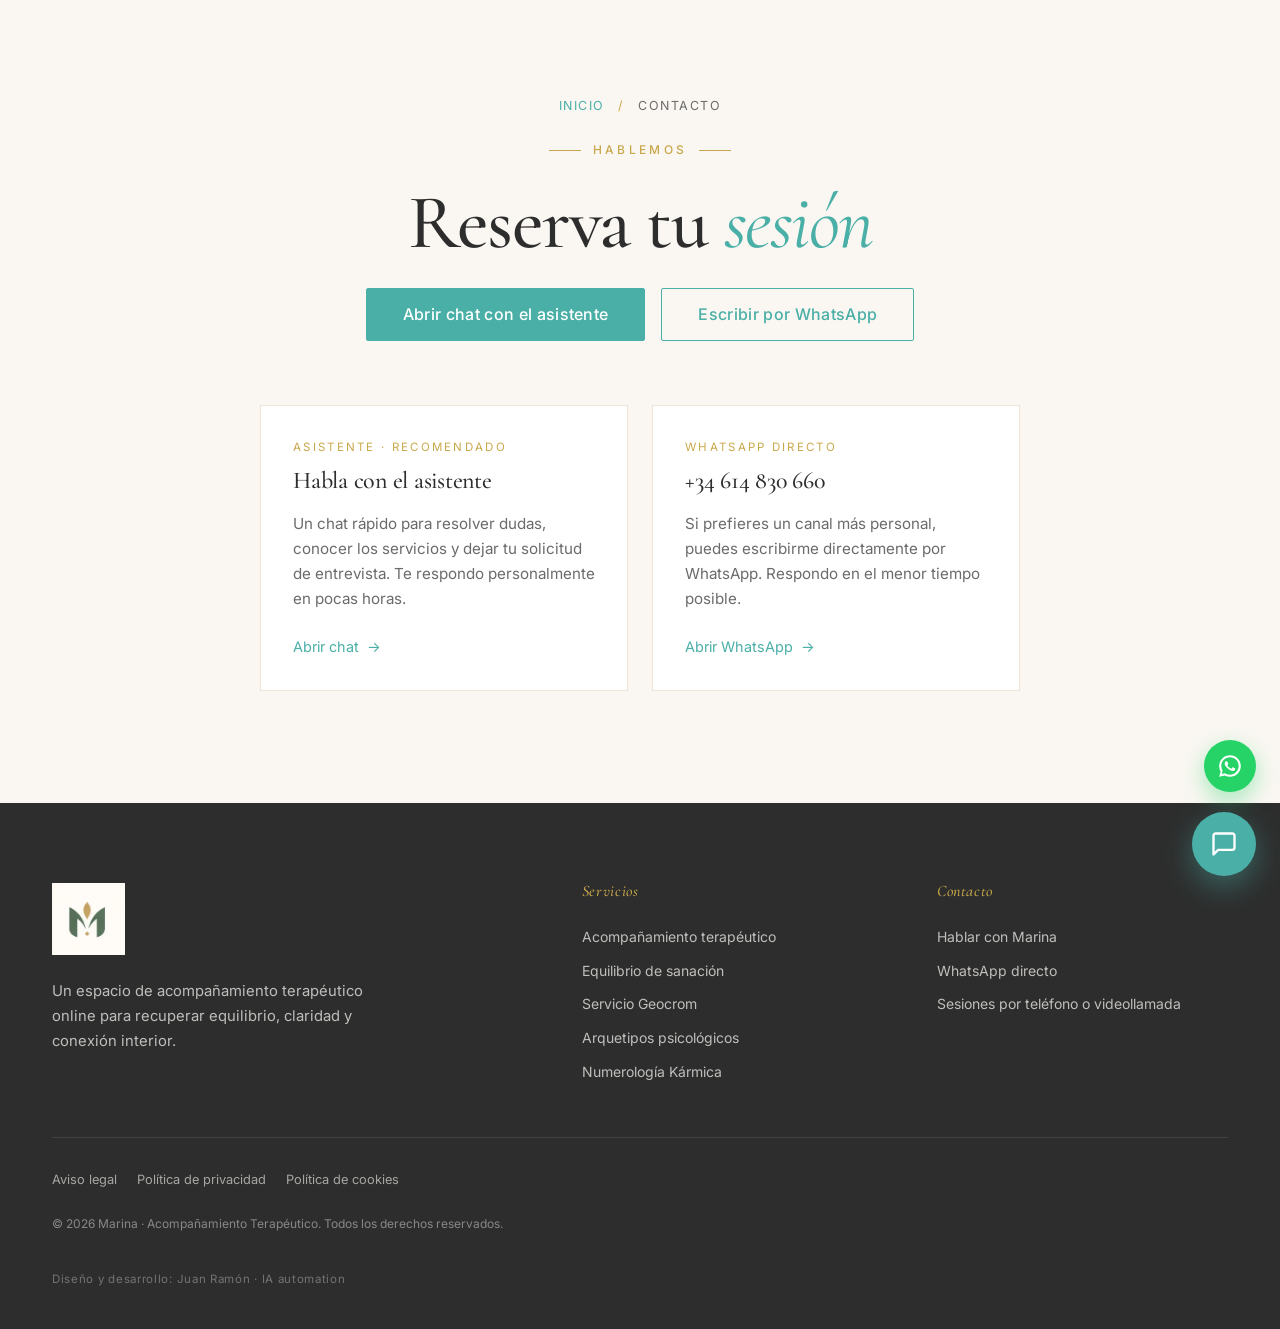
<file: contacto.html>
<!DOCTYPE html>
<html lang="es">
<head>
  <meta charset="UTF-8" />
  <meta name="viewport" content="width=device-width, initial-scale=1.0" />
  <meta name="description" content="Contacta con Marina · Acompañamiento Terapéutico. Reserva tu entrevista inicial a través del asistente o por WhatsApp." />
  <meta name="author" content="Juan Ramón · IA automation" />
  <meta name="theme-color" content="#FAF7F2" />
  <title>Contacto · Marina · Acompañamiento Terapéutico</title>

  <link rel="preconnect" href="https://fonts.googleapis.com">
  <link rel="preconnect" href="https://fonts.gstatic.com" crossorigin>
  <link rel="stylesheet" href="https://fonts.googleapis.com/css2?family=Cormorant+Garamond:ital,wght@0,400;0,500;0,600;1,400;1,500&family=Inter:wght@300;400;500;600&display=swap">

  <link rel="stylesheet" href="assets/css/tokens.css" />
  <link rel="stylesheet" href="assets/css/base.css" />
  <link rel="stylesheet" href="assets/css/components.css" />
  <link rel="stylesheet" href="assets/css/pages.css" />
</head>
<body>

  <main>

    <section class="contact-hero">
      <div class="wrap">
        <nav class="breadcrumb" aria-label="Migas de pan">
          <a href="index.html">Inicio</a> <span>/</span> Contacto
        </nav>
        <span class="eyebrow is-centered"><span>Hablemos</span></span>
        <h1>Reserva tu <em>sesión</em></h1>
        <div class="contact-actions">
          <a href="#" class="btn btn-primary btn-lg" data-open-chat>Abrir chat con el asistente</a>
          <a href="#" class="btn btn-secondary btn-lg" data-whatsapp target="_blank" rel="noopener">Escribir por WhatsApp</a>
        </div>

        <div class="contact-channels">
          <a href="#" class="contact-channel" data-open-chat>
            <span class="contact-channel-eyebrow">Asistente · Recomendado</span>
            <h3>Habla con el asistente</h3>
            <p>Un chat rápido para resolver dudas, conocer los servicios y dejar tu solicitud de entrevista. Te respondo personalmente en pocas horas.</p>
            <span class="link">Abrir chat</span>
          </a>
          <a href="#" class="contact-channel" data-whatsapp target="_blank" rel="noopener">
            <span class="contact-channel-eyebrow">WhatsApp directo</span>
            <h3>+34 614 830 660</h3>
            <p>Si prefieres un canal más personal, puedes escribirme directamente por WhatsApp. Respondo en el menor tiempo posible.</p>
            <span class="link">Abrir WhatsApp</span>
          </a>
        </div>
      </div>
    </section>

  </main>

  <footer class="site-footer">
    <div class="wrap">
      <div class="footer-grid">
        <div class="footer-brand">
          <picture>
            <source srcset="assets/img/logo.webp" type="image/webp">
            <img src="assets/img/logo.png" alt="Marina · Acompañamiento Terapéutico" />
          </picture>
          <p>Un espacio de acompañamiento terapéutico online para recuperar equilibrio, claridad y conexión interior.</p>
        </div>
        <div>
          <h3 class="footer-col-title">Servicios</h3>
          <ul class="footer-list">
            <li><a href="servicios.html#acompanamiento">Acompañamiento terapéutico</a></li>
            <li><a href="servicios.html#sanacion">Equilibrio de sanación</a></li>
            <li><a href="servicios.html#geocrom">Servicio Geocrom</a></li>
            <li><a href="servicios.html#tarot">Arquetipos psicológicos</a></li>
            <li><a href="servicios.html#numerologia">Numerología Kármica</a></li>
          </ul>
        </div>
        <div>
          <h3 class="footer-col-title">Contacto</h3>
          <ul class="footer-list">
            <li><a href="contacto.html">Hablar con Marina</a></li>
            <li><a href="#" data-whatsapp target="_blank" rel="noopener">WhatsApp directo</a></li>
            <li><span>Sesiones por teléfono o videollamada</span></li>
          </ul>
        </div>
      </div>

      <div class="footer-divider"></div>

      <div class="footer-bottom">
        <ul class="footer-legal">
          <li><a href="aviso-legal.html">Aviso legal</a></li>
          <li><a href="privacidad.html">Política de privacidad</a></li>
          <li><a href="cookies.html">Política de cookies</a></li>
        </ul>
        <p class="footer-copy">© <span id="year">2026</span> Marina · Acompañamiento Terapéutico. Todos los derechos reservados.</p>
        <p class="footer-credit">Diseño y desarrollo: Juan Ramón · IA automation</p>
      </div>
    </div>
  </footer>

  <script src="config.js"></script>
  <script src="assets/js/main.js" defer></script>
  <script src="assets/js/chatbot.js" defer></script>
</body>
</html>
</file>
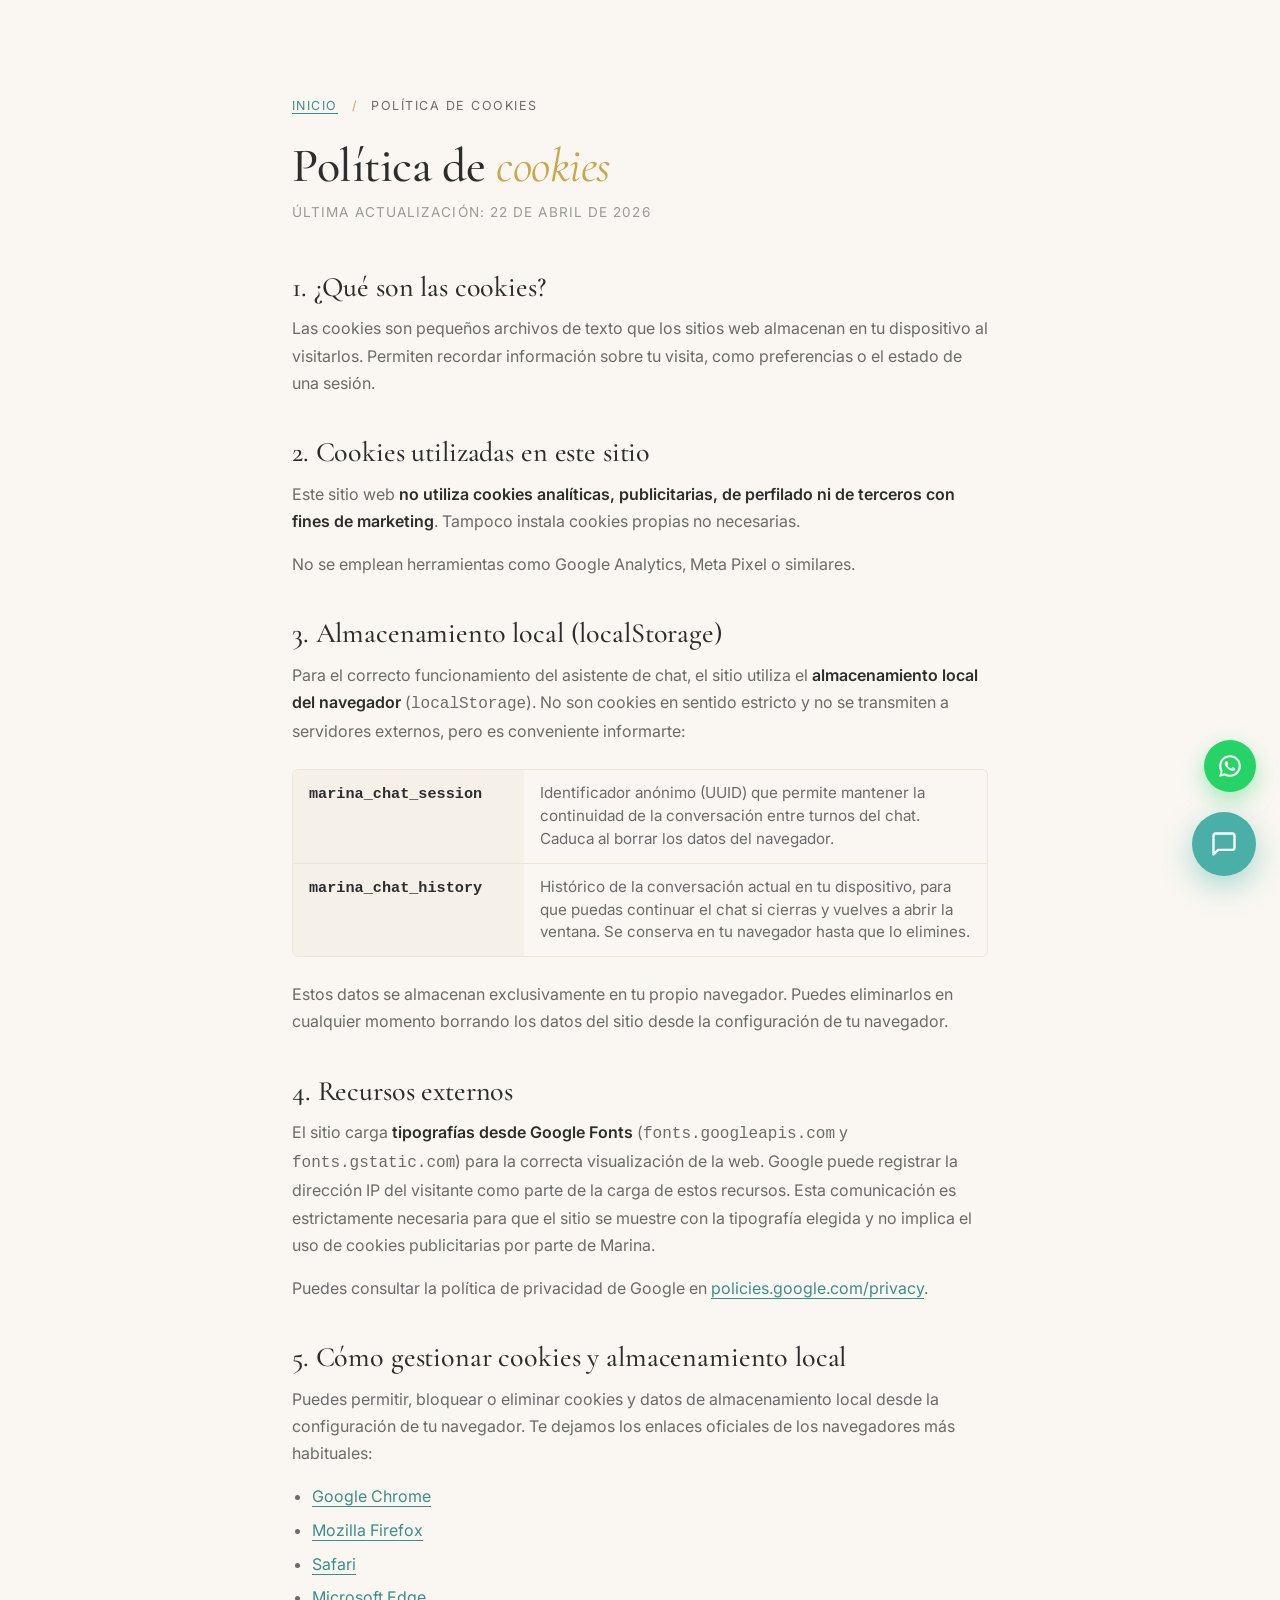
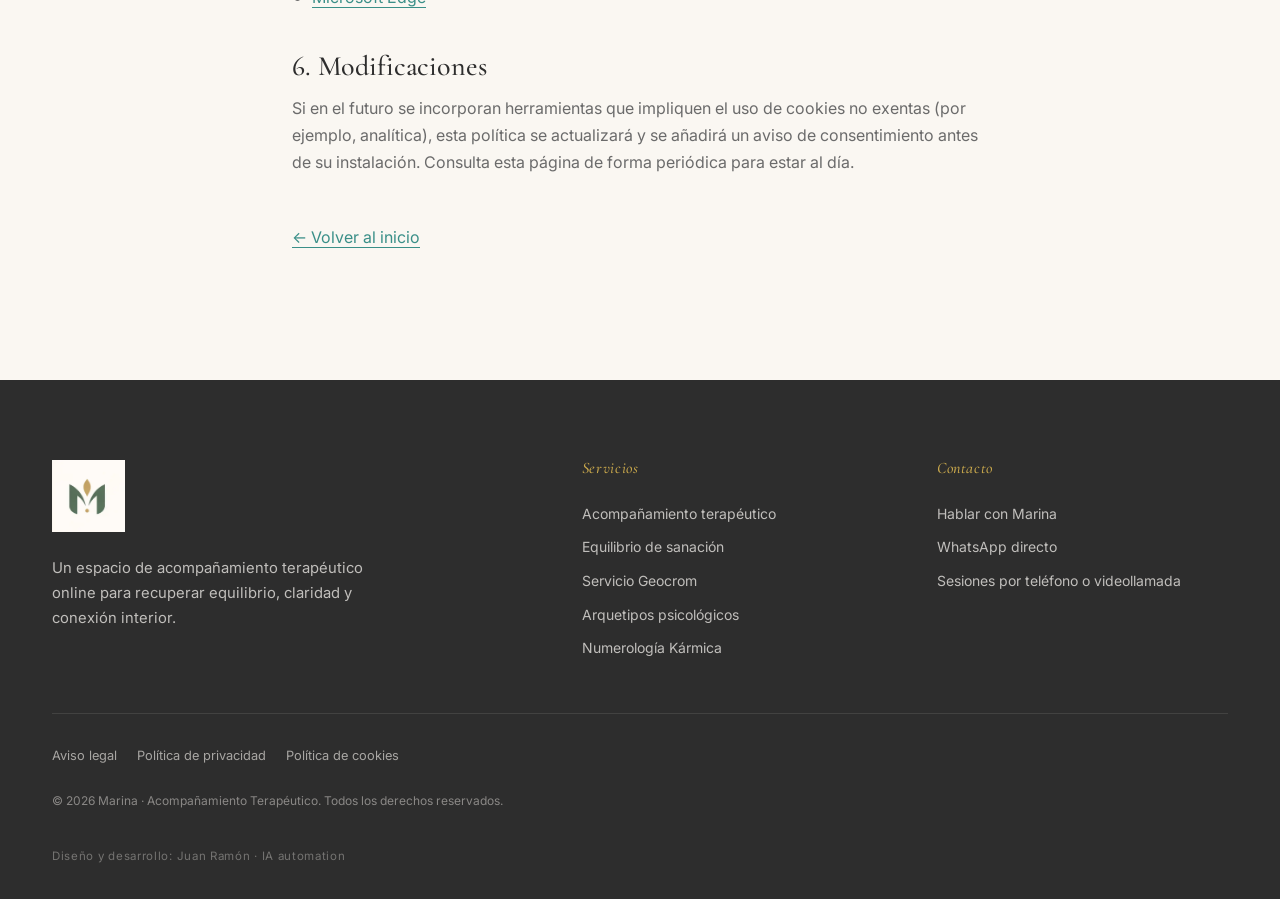
<file: cookies.html>
<!DOCTYPE html>
<html lang="es">
<head>
  <meta charset="UTF-8" />
  <meta name="viewport" content="width=device-width, initial-scale=1.0" />
  <meta name="description" content="Política de cookies del sitio web de Marina · Acompañamiento Terapéutico. Información sobre el uso de cookies y almacenamiento local." />
  <meta name="robots" content="noindex, follow" />
  <meta name="author" content="Juan Ramón · IA automation" />
  <meta name="theme-color" content="#FAF7F2" />
  <title>Política de cookies · Marina · Acompañamiento Terapéutico</title>

  <link rel="preconnect" href="https://fonts.googleapis.com">
  <link rel="preconnect" href="https://fonts.gstatic.com" crossorigin>
  <link rel="stylesheet" href="https://fonts.googleapis.com/css2?family=Cormorant+Garamond:ital,wght@0,400;0,500;0,600;1,400;1,500&family=Inter:wght@300;400;500;600&display=swap">

  <link rel="stylesheet" href="assets/css/tokens.css" />
  <link rel="stylesheet" href="assets/css/base.css" />
  <link rel="stylesheet" href="assets/css/components.css" />
  <link rel="stylesheet" href="assets/css/pages.css" />
</head>
<body>

  <main>
    <section class="legal-page">
      <div class="wrap-narrow">
        <nav class="breadcrumb" aria-label="Migas de pan">
          <a href="index.html">Inicio</a> <span>/</span> Política de cookies
        </nav>
        <h1>Política de <em>cookies</em></h1>
        <p class="legal-meta">Última actualización: 22 de abril de 2026</p>

        <h2>1. ¿Qué son las cookies?</h2>
        <p>Las cookies son pequeños archivos de texto que los sitios web almacenan en tu dispositivo al visitarlos. Permiten recordar información sobre tu visita, como preferencias o el estado de una sesión.</p>

        <h2>2. Cookies utilizadas en este sitio</h2>
        <p>Este sitio web <strong>no utiliza cookies analíticas, publicitarias, de perfilado ni de terceros con fines de marketing</strong>. Tampoco instala cookies propias no necesarias.</p>
        <p>No se emplean herramientas como Google Analytics, Meta Pixel o similares.</p>

        <h2>3. Almacenamiento local (localStorage)</h2>
        <p>Para el correcto funcionamiento del asistente de chat, el sitio utiliza el <strong>almacenamiento local del navegador</strong> (<code>localStorage</code>). No son cookies en sentido estricto y no se transmiten a servidores externos, pero es conveniente informarte:</p>
        <div class="legal-table">
          <div><span><code>marina_chat_session</code></span><span>Identificador anónimo (UUID) que permite mantener la continuidad de la conversación entre turnos del chat. Caduca al borrar los datos del navegador.</span></div>
          <div><span><code>marina_chat_history</code></span><span>Histórico de la conversación actual en tu dispositivo, para que puedas continuar el chat si cierras y vuelves a abrir la ventana. Se conserva en tu navegador hasta que lo elimines.</span></div>
        </div>
        <p>Estos datos se almacenan exclusivamente en tu propio navegador. Puedes eliminarlos en cualquier momento borrando los datos del sitio desde la configuración de tu navegador.</p>

        <h2>4. Recursos externos</h2>
        <p>El sitio carga <strong>tipografías desde Google Fonts</strong> (<code>fonts.googleapis.com</code> y <code>fonts.gstatic.com</code>) para la correcta visualización de la web. Google puede registrar la dirección IP del visitante como parte de la carga de estos recursos. Esta comunicación es estrictamente necesaria para que el sitio se muestre con la tipografía elegida y no implica el uso de cookies publicitarias por parte de Marina.</p>
        <p>Puedes consultar la política de privacidad de Google en <a href="https://policies.google.com/privacy" target="_blank" rel="noopener">policies.google.com/privacy</a>.</p>

        <h2>5. Cómo gestionar cookies y almacenamiento local</h2>
        <p>Puedes permitir, bloquear o eliminar cookies y datos de almacenamiento local desde la configuración de tu navegador. Te dejamos los enlaces oficiales de los navegadores más habituales:</p>
        <ul>
          <li><a href="https://support.google.com/chrome/answer/95647" target="_blank" rel="noopener">Google Chrome</a></li>
          <li><a href="https://support.mozilla.org/kb/proteccion-antirrastreo-mejorada-firefox-escritorio" target="_blank" rel="noopener">Mozilla Firefox</a></li>
          <li><a href="https://support.apple.com/es-es/guide/safari/sfri11471/mac" target="_blank" rel="noopener">Safari</a></li>
          <li><a href="https://support.microsoft.com/es-es/microsoft-edge" target="_blank" rel="noopener">Microsoft Edge</a></li>
        </ul>

        <h2>6. Modificaciones</h2>
        <p>Si en el futuro se incorporan herramientas que impliquen el uso de cookies no exentas (por ejemplo, analítica), esta política se actualizará y se añadirá un aviso de consentimiento antes de su instalación. Consulta esta página de forma periódica para estar al día.</p>

        <p style="margin-top:3rem"><a href="index.html">← Volver al inicio</a></p>
      </div>
    </section>
  </main>

  <footer class="site-footer">
    <div class="wrap">
      <div class="footer-grid">
        <div class="footer-brand">
          <picture>
            <source srcset="assets/img/logo.webp" type="image/webp">
            <img src="assets/img/logo.png" alt="Marina · Acompañamiento Terapéutico" />
          </picture>
          <p>Un espacio de acompañamiento terapéutico online para recuperar equilibrio, claridad y conexión interior.</p>
        </div>
        <div>
          <h3 class="footer-col-title">Servicios</h3>
          <ul class="footer-list">
            <li><a href="servicios.html#acompanamiento">Acompañamiento terapéutico</a></li>
            <li><a href="servicios.html#sanacion">Equilibrio de sanación</a></li>
            <li><a href="servicios.html#geocrom">Servicio Geocrom</a></li>
            <li><a href="servicios.html#tarot">Arquetipos psicológicos</a></li>
            <li><a href="servicios.html#numerologia">Numerología Kármica</a></li>
          </ul>
        </div>
        <div>
          <h3 class="footer-col-title">Contacto</h3>
          <ul class="footer-list">
            <li><a href="contacto.html">Hablar con Marina</a></li>
            <li><a href="#" data-whatsapp target="_blank" rel="noopener">WhatsApp directo</a></li>
            <li><span>Sesiones por teléfono o videollamada</span></li>
          </ul>
        </div>
      </div>

      <div class="footer-divider"></div>

      <div class="footer-bottom">
        <ul class="footer-legal">
          <li><a href="aviso-legal.html">Aviso legal</a></li>
          <li><a href="privacidad.html">Política de privacidad</a></li>
          <li><a href="cookies.html">Política de cookies</a></li>
        </ul>
        <p class="footer-copy">© <span id="year">2026</span> Marina · Acompañamiento Terapéutico. Todos los derechos reservados.</p>
        <p class="footer-credit">Diseño y desarrollo: Juan Ramón · IA automation</p>
      </div>
    </div>
  </footer>

  <script src="config.js"></script>
  <script src="assets/js/main.js" defer></script>
  <script src="assets/js/chatbot.js" defer></script>
</body>
</html>
</file>
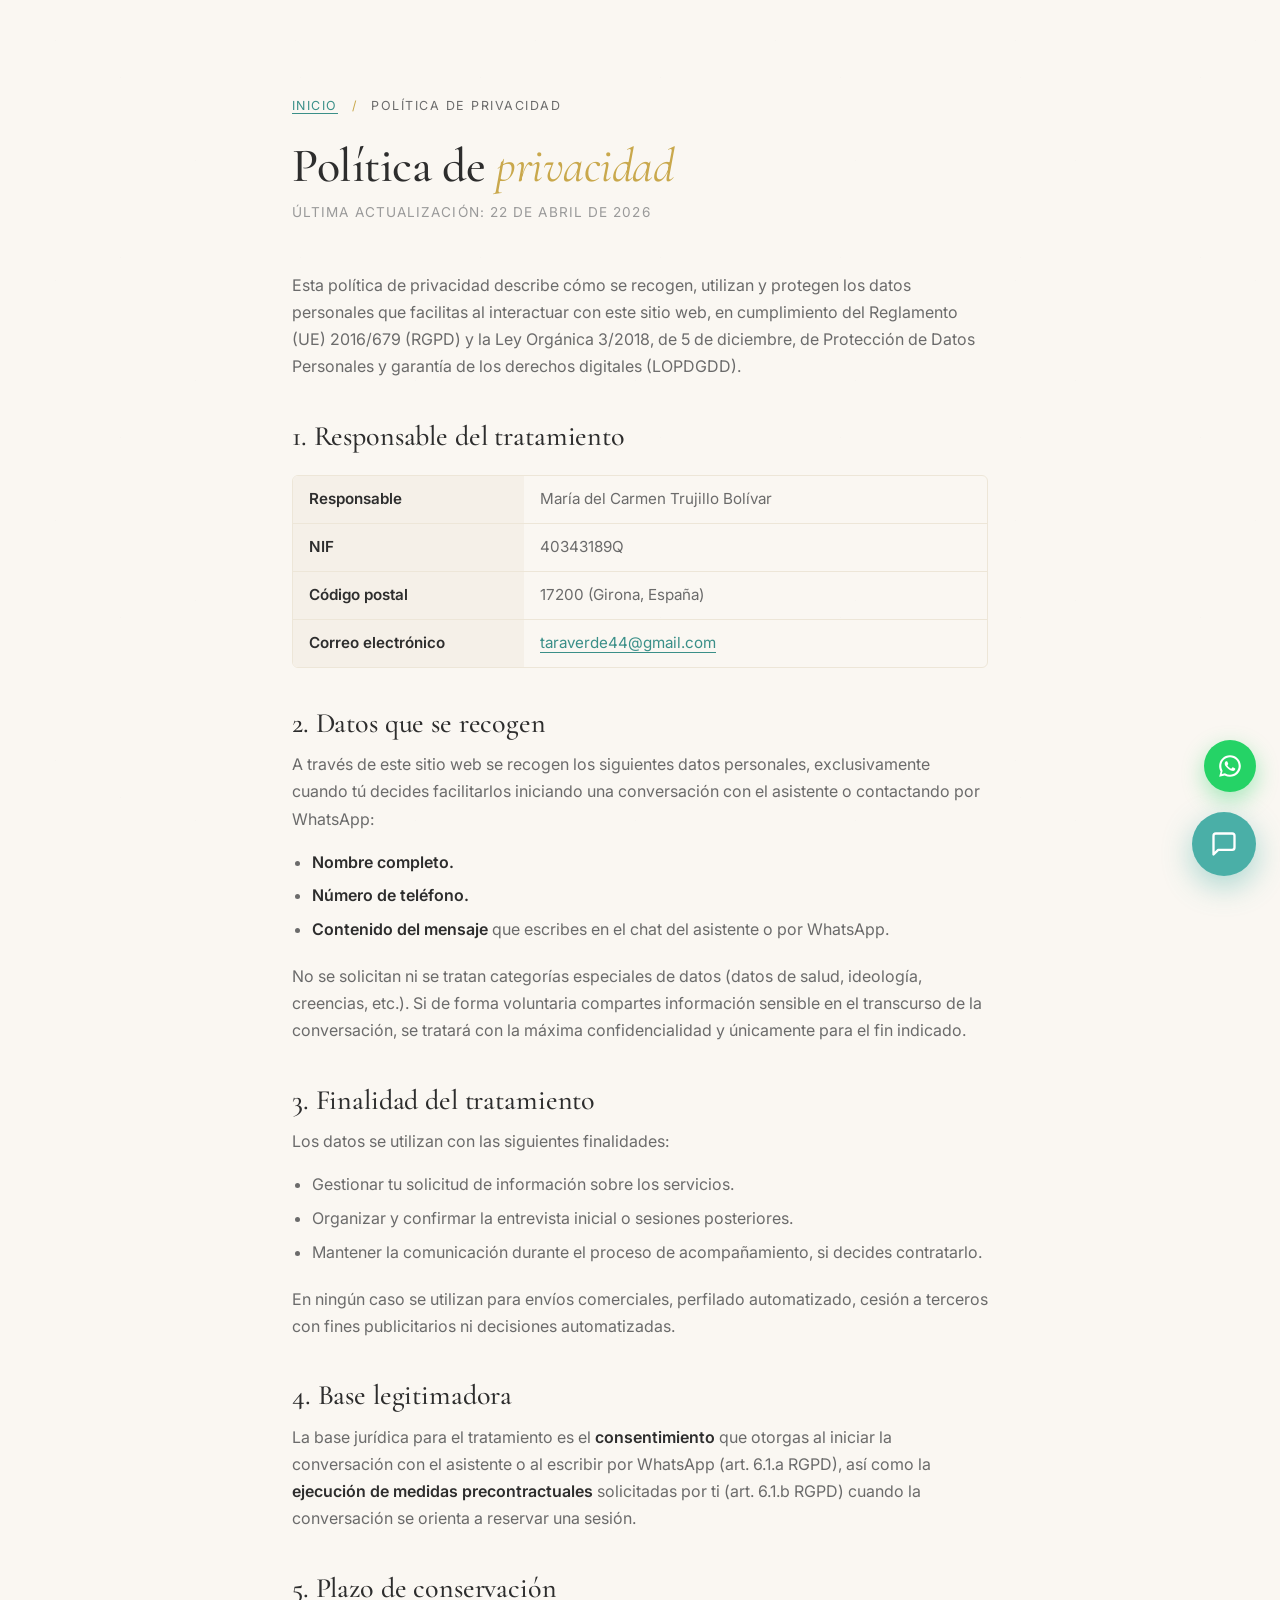
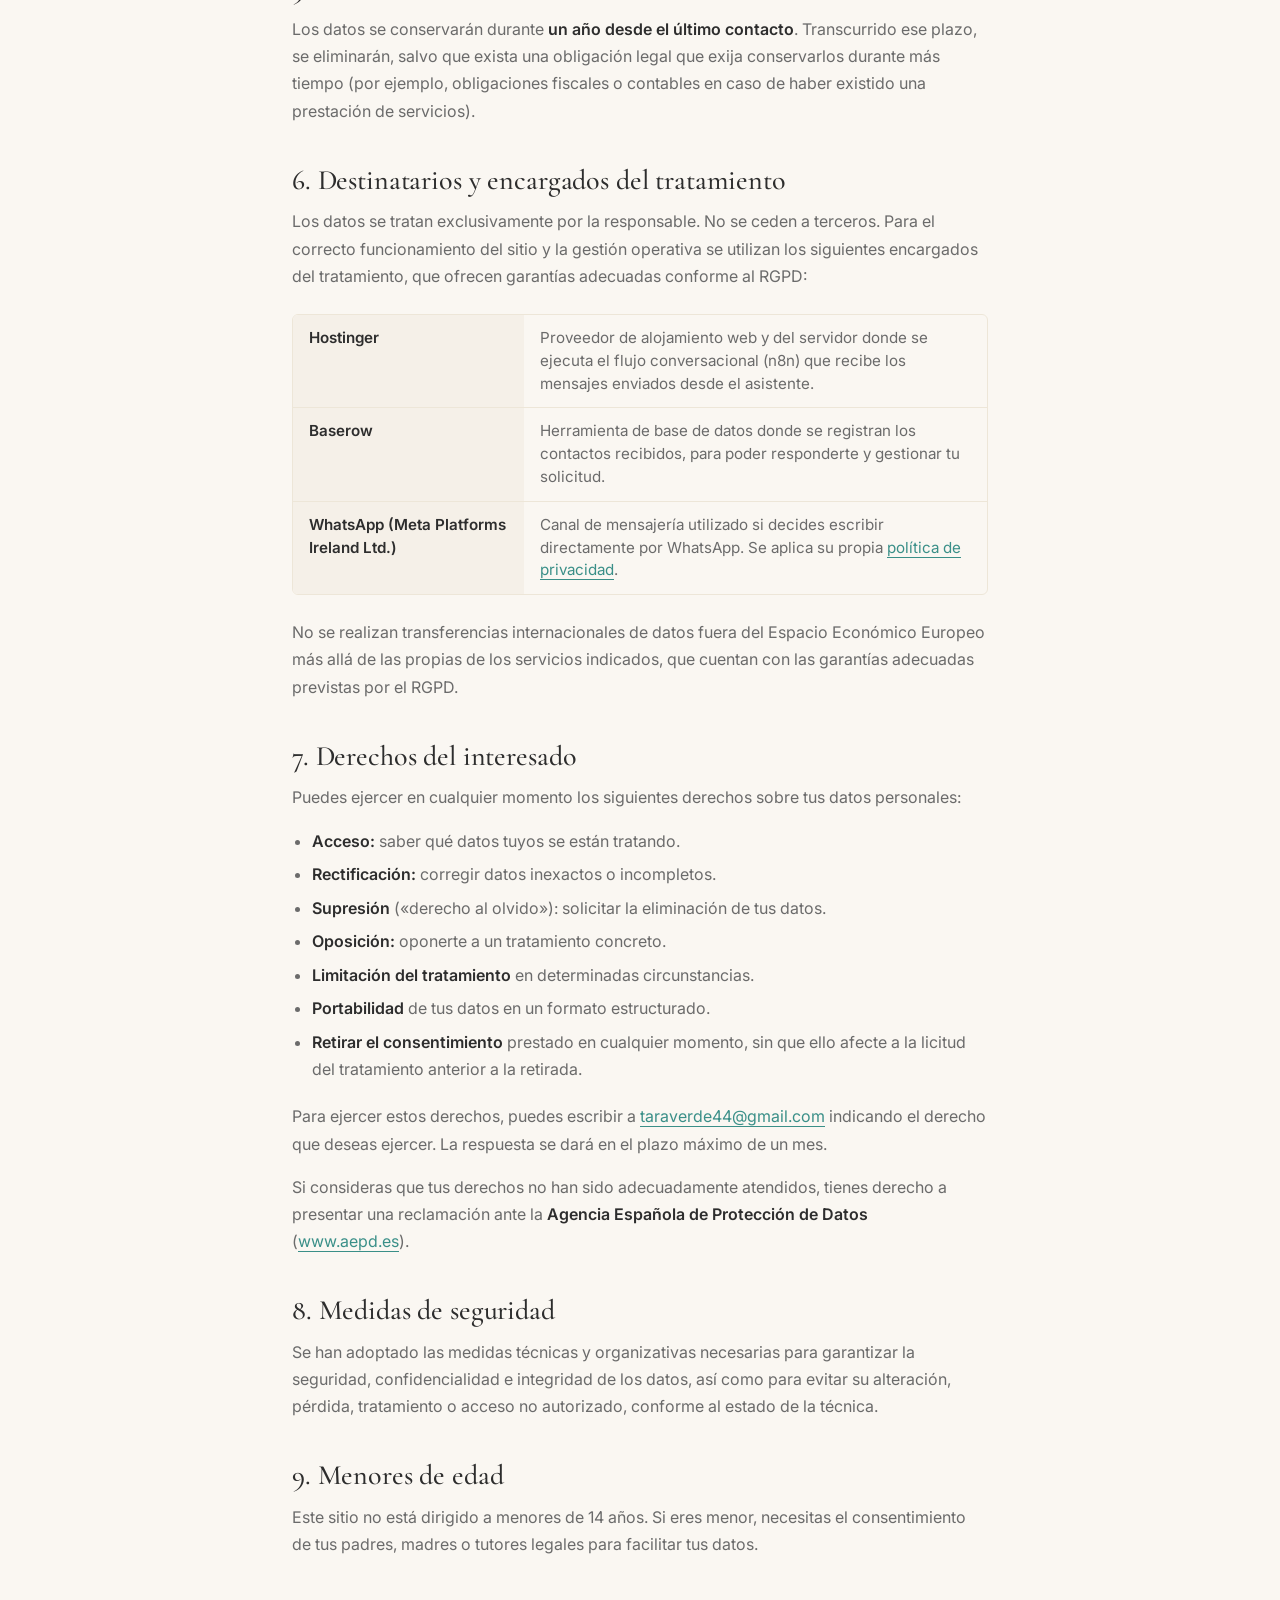
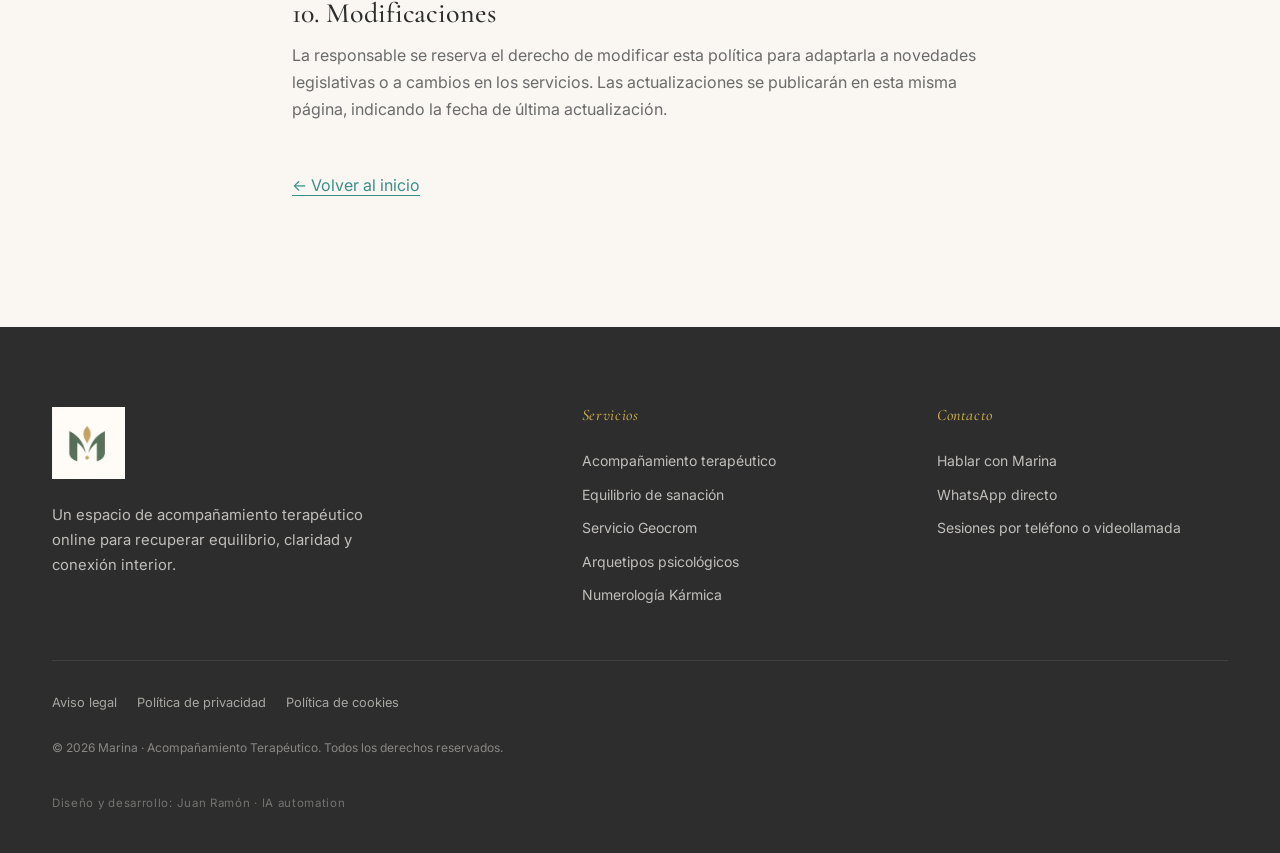
<file: privacidad.html>
<!DOCTYPE html>
<html lang="es">
<head>
  <meta charset="UTF-8" />
  <meta name="viewport" content="width=device-width, initial-scale=1.0" />
  <meta name="description" content="Política de privacidad del sitio web de Marina · Acompañamiento Terapéutico. Tratamiento de datos personales conforme al RGPD y la LOPDGDD." />
  <meta name="robots" content="noindex, follow" />
  <meta name="author" content="Juan Ramón · IA automation" />
  <meta name="theme-color" content="#FAF7F2" />
  <title>Política de privacidad · Marina · Acompañamiento Terapéutico</title>

  <link rel="preconnect" href="https://fonts.googleapis.com">
  <link rel="preconnect" href="https://fonts.gstatic.com" crossorigin>
  <link rel="stylesheet" href="https://fonts.googleapis.com/css2?family=Cormorant+Garamond:ital,wght@0,400;0,500;0,600;1,400;1,500&family=Inter:wght@300;400;500;600&display=swap">

  <link rel="stylesheet" href="assets/css/tokens.css" />
  <link rel="stylesheet" href="assets/css/base.css" />
  <link rel="stylesheet" href="assets/css/components.css" />
  <link rel="stylesheet" href="assets/css/pages.css" />
</head>
<body>

  <main>
    <section class="legal-page">
      <div class="wrap-narrow">
        <nav class="breadcrumb" aria-label="Migas de pan">
          <a href="index.html">Inicio</a> <span>/</span> Política de privacidad
        </nav>
        <h1>Política de <em>privacidad</em></h1>
        <p class="legal-meta">Última actualización: 22 de abril de 2026</p>

        <p>Esta política de privacidad describe cómo se recogen, utilizan y protegen los datos personales que facilitas al interactuar con este sitio web, en cumplimiento del Reglamento (UE) 2016/679 (RGPD) y la Ley Orgánica 3/2018, de 5 de diciembre, de Protección de Datos Personales y garantía de los derechos digitales (LOPDGDD).</p>

        <h2>1. Responsable del tratamiento</h2>
        <div class="legal-table">
          <div><span>Responsable</span><span>María del Carmen Trujillo Bolívar</span></div>
          <div><span>NIF</span><span>40343189Q</span></div>
          <div><span>Código postal</span><span>17200 (Girona, España)</span></div>
          <div><span>Correo electrónico</span><span><a href="mailto:taraverde44@gmail.com">taraverde44@gmail.com</a></span></div>
        </div>

        <h2>2. Datos que se recogen</h2>
        <p>A través de este sitio web se recogen los siguientes datos personales, exclusivamente cuando tú decides facilitarlos iniciando una conversación con el asistente o contactando por WhatsApp:</p>
        <ul>
          <li><strong>Nombre completo.</strong></li>
          <li><strong>Número de teléfono.</strong></li>
          <li><strong>Contenido del mensaje</strong> que escribes en el chat del asistente o por WhatsApp.</li>
        </ul>
        <p>No se solicitan ni se tratan categorías especiales de datos (datos de salud, ideología, creencias, etc.). Si de forma voluntaria compartes información sensible en el transcurso de la conversación, se tratará con la máxima confidencialidad y únicamente para el fin indicado.</p>

        <h2>3. Finalidad del tratamiento</h2>
        <p>Los datos se utilizan con las siguientes finalidades:</p>
        <ul>
          <li>Gestionar tu solicitud de información sobre los servicios.</li>
          <li>Organizar y confirmar la entrevista inicial o sesiones posteriores.</li>
          <li>Mantener la comunicación durante el proceso de acompañamiento, si decides contratarlo.</li>
        </ul>
        <p>En ningún caso se utilizan para envíos comerciales, perfilado automatizado, cesión a terceros con fines publicitarios ni decisiones automatizadas.</p>

        <h2>4. Base legitimadora</h2>
        <p>La base jurídica para el tratamiento es el <strong>consentimiento</strong> que otorgas al iniciar la conversación con el asistente o al escribir por WhatsApp (art. 6.1.a RGPD), así como la <strong>ejecución de medidas precontractuales</strong> solicitadas por ti (art. 6.1.b RGPD) cuando la conversación se orienta a reservar una sesión.</p>

        <h2>5. Plazo de conservación</h2>
        <p>Los datos se conservarán durante <strong>un año desde el último contacto</strong>. Transcurrido ese plazo, se eliminarán, salvo que exista una obligación legal que exija conservarlos durante más tiempo (por ejemplo, obligaciones fiscales o contables en caso de haber existido una prestación de servicios).</p>

        <h2>6. Destinatarios y encargados del tratamiento</h2>
        <p>Los datos se tratan exclusivamente por la responsable. No se ceden a terceros. Para el correcto funcionamiento del sitio y la gestión operativa se utilizan los siguientes encargados del tratamiento, que ofrecen garantías adecuadas conforme al RGPD:</p>
        <div class="legal-table">
          <div><span>Hostinger</span><span>Proveedor de alojamiento web y del servidor donde se ejecuta el flujo conversacional (n8n) que recibe los mensajes enviados desde el asistente.</span></div>
          <div><span>Baserow</span><span>Herramienta de base de datos donde se registran los contactos recibidos, para poder responderte y gestionar tu solicitud.</span></div>
          <div><span>WhatsApp (Meta Platforms Ireland Ltd.)</span><span>Canal de mensajería utilizado si decides escribir directamente por WhatsApp. Se aplica su propia <a href="https://www.whatsapp.com/legal/privacy-policy" target="_blank" rel="noopener">política de privacidad</a>.</span></div>
        </div>
        <p>No se realizan transferencias internacionales de datos fuera del Espacio Económico Europeo más allá de las propias de los servicios indicados, que cuentan con las garantías adecuadas previstas por el RGPD.</p>

        <h2>7. Derechos del interesado</h2>
        <p>Puedes ejercer en cualquier momento los siguientes derechos sobre tus datos personales:</p>
        <ul>
          <li><strong>Acceso:</strong> saber qué datos tuyos se están tratando.</li>
          <li><strong>Rectificación:</strong> corregir datos inexactos o incompletos.</li>
          <li><strong>Supresión</strong> («derecho al olvido»): solicitar la eliminación de tus datos.</li>
          <li><strong>Oposición:</strong> oponerte a un tratamiento concreto.</li>
          <li><strong>Limitación del tratamiento</strong> en determinadas circunstancias.</li>
          <li><strong>Portabilidad</strong> de tus datos en un formato estructurado.</li>
          <li><strong>Retirar el consentimiento</strong> prestado en cualquier momento, sin que ello afecte a la licitud del tratamiento anterior a la retirada.</li>
        </ul>
        <p>Para ejercer estos derechos, puedes escribir a <a href="mailto:taraverde44@gmail.com">taraverde44@gmail.com</a> indicando el derecho que deseas ejercer. La respuesta se dará en el plazo máximo de un mes.</p>
        <p>Si consideras que tus derechos no han sido adecuadamente atendidos, tienes derecho a presentar una reclamación ante la <strong>Agencia Española de Protección de Datos</strong> (<a href="https://www.aepd.es" target="_blank" rel="noopener">www.aepd.es</a>).</p>

        <h2>8. Medidas de seguridad</h2>
        <p>Se han adoptado las medidas técnicas y organizativas necesarias para garantizar la seguridad, confidencialidad e integridad de los datos, así como para evitar su alteración, pérdida, tratamiento o acceso no autorizado, conforme al estado de la técnica.</p>

        <h2>9. Menores de edad</h2>
        <p>Este sitio no está dirigido a menores de 14 años. Si eres menor, necesitas el consentimiento de tus padres, madres o tutores legales para facilitar tus datos.</p>

        <h2>10. Modificaciones</h2>
        <p>La responsable se reserva el derecho de modificar esta política para adaptarla a novedades legislativas o a cambios en los servicios. Las actualizaciones se publicarán en esta misma página, indicando la fecha de última actualización.</p>

        <p style="margin-top:3rem"><a href="index.html">← Volver al inicio</a></p>
      </div>
    </section>
  </main>

  <footer class="site-footer">
    <div class="wrap">
      <div class="footer-grid">
        <div class="footer-brand">
          <picture>
            <source srcset="assets/img/logo.webp" type="image/webp">
            <img src="assets/img/logo.png" alt="Marina · Acompañamiento Terapéutico" />
          </picture>
          <p>Un espacio de acompañamiento terapéutico online para recuperar equilibrio, claridad y conexión interior.</p>
        </div>
        <div>
          <h3 class="footer-col-title">Servicios</h3>
          <ul class="footer-list">
            <li><a href="servicios.html#acompanamiento">Acompañamiento terapéutico</a></li>
            <li><a href="servicios.html#sanacion">Equilibrio de sanación</a></li>
            <li><a href="servicios.html#geocrom">Servicio Geocrom</a></li>
            <li><a href="servicios.html#tarot">Arquetipos psicológicos</a></li>
            <li><a href="servicios.html#numerologia">Numerología Kármica</a></li>
          </ul>
        </div>
        <div>
          <h3 class="footer-col-title">Contacto</h3>
          <ul class="footer-list">
            <li><a href="contacto.html">Hablar con Marina</a></li>
            <li><a href="#" data-whatsapp target="_blank" rel="noopener">WhatsApp directo</a></li>
            <li><span>Sesiones por teléfono o videollamada</span></li>
          </ul>
        </div>
      </div>

      <div class="footer-divider"></div>

      <div class="footer-bottom">
        <ul class="footer-legal">
          <li><a href="aviso-legal.html">Aviso legal</a></li>
          <li><a href="privacidad.html">Política de privacidad</a></li>
          <li><a href="cookies.html">Política de cookies</a></li>
        </ul>
        <p class="footer-copy">© <span id="year">2026</span> Marina · Acompañamiento Terapéutico. Todos los derechos reservados.</p>
        <p class="footer-credit">Diseño y desarrollo: Juan Ramón · IA automation</p>
      </div>
    </div>
  </footer>

  <script src="config.js"></script>
  <script src="assets/js/main.js" defer></script>
  <script src="assets/js/chatbot.js" defer></script>
</body>
</html>
</file>
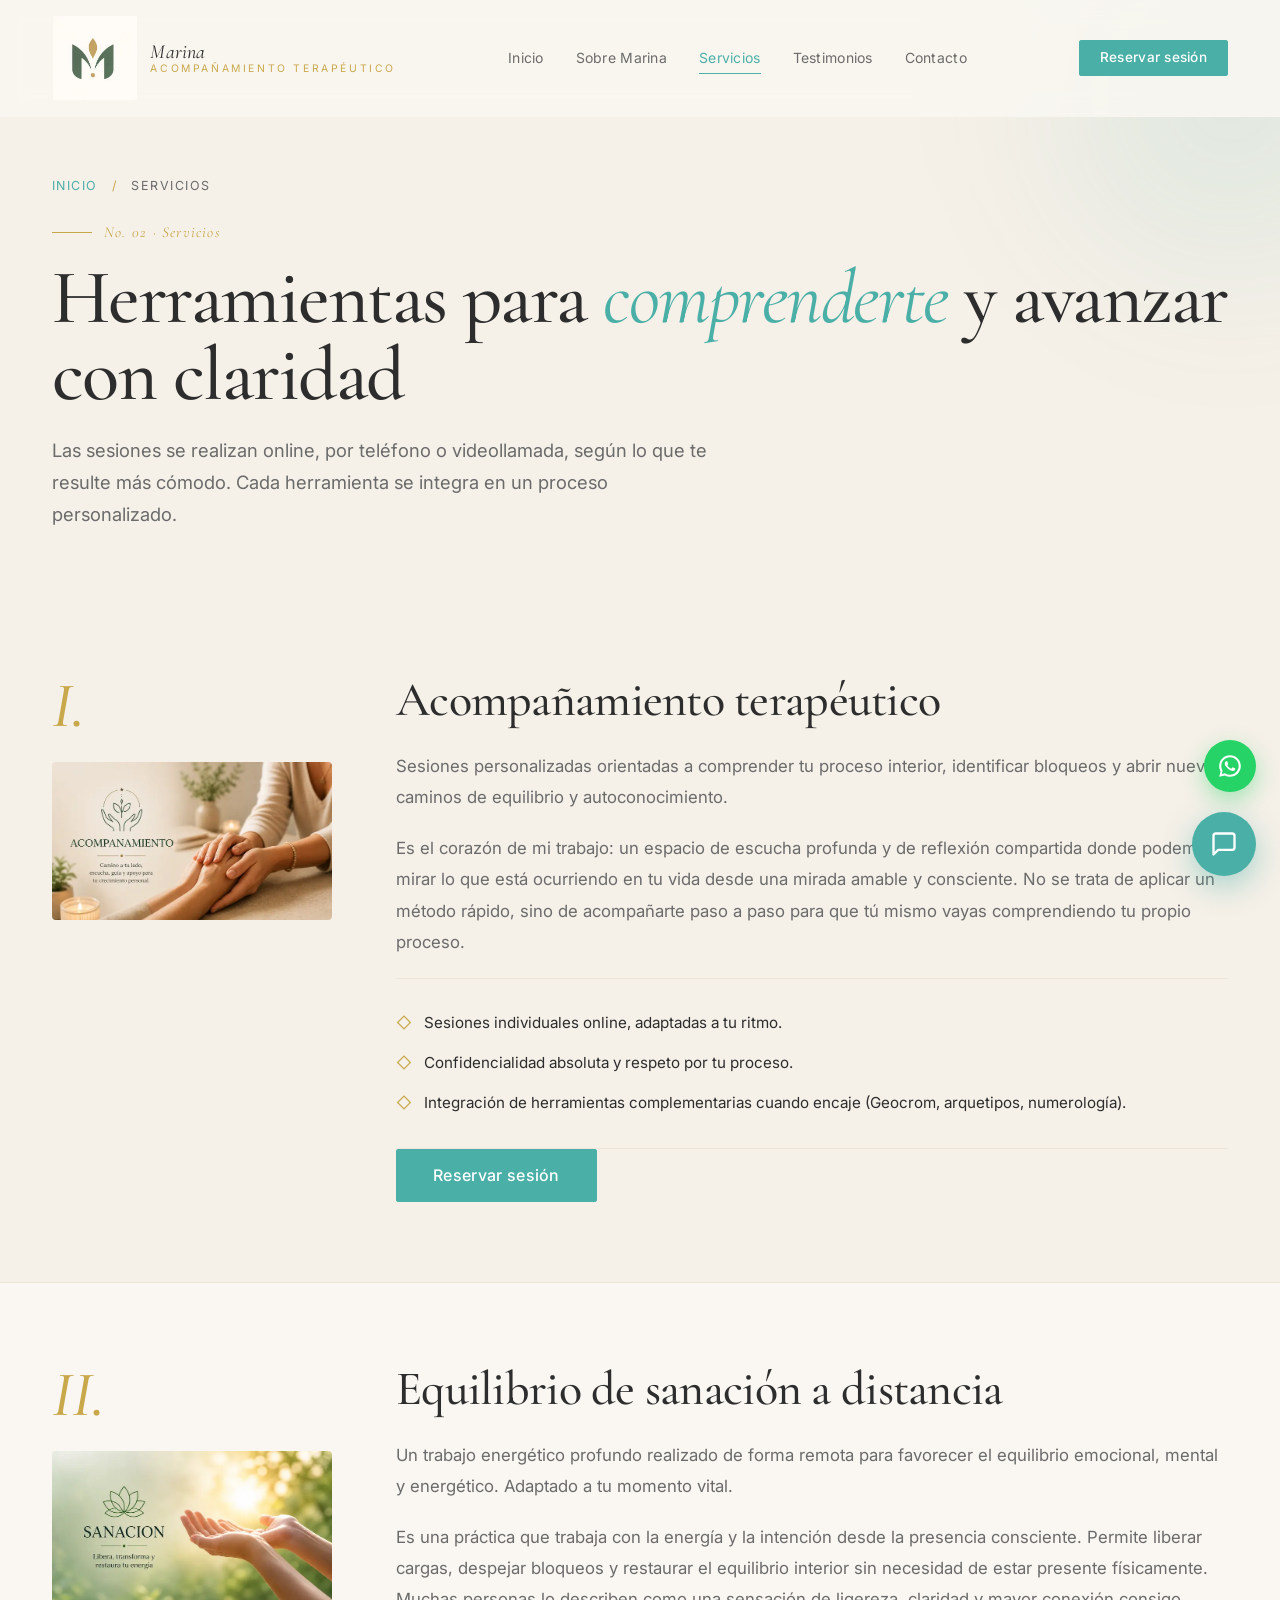
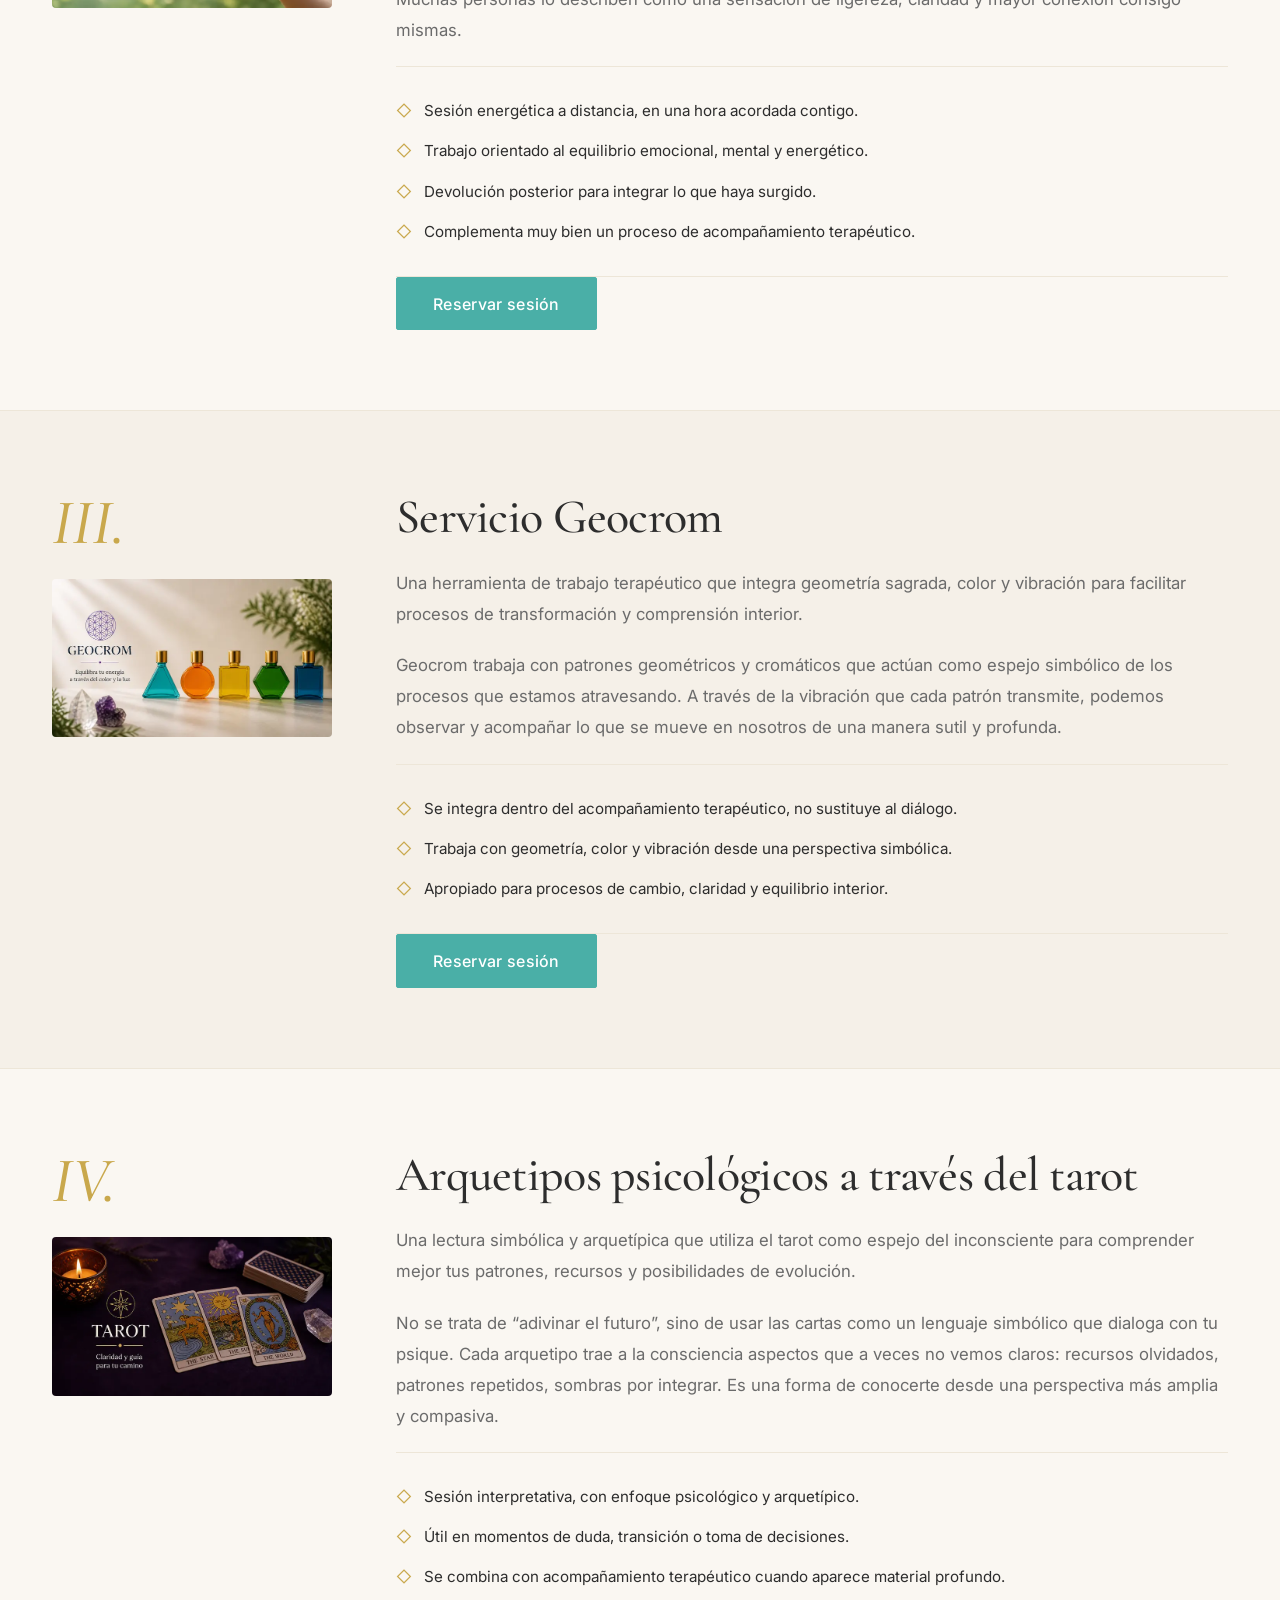
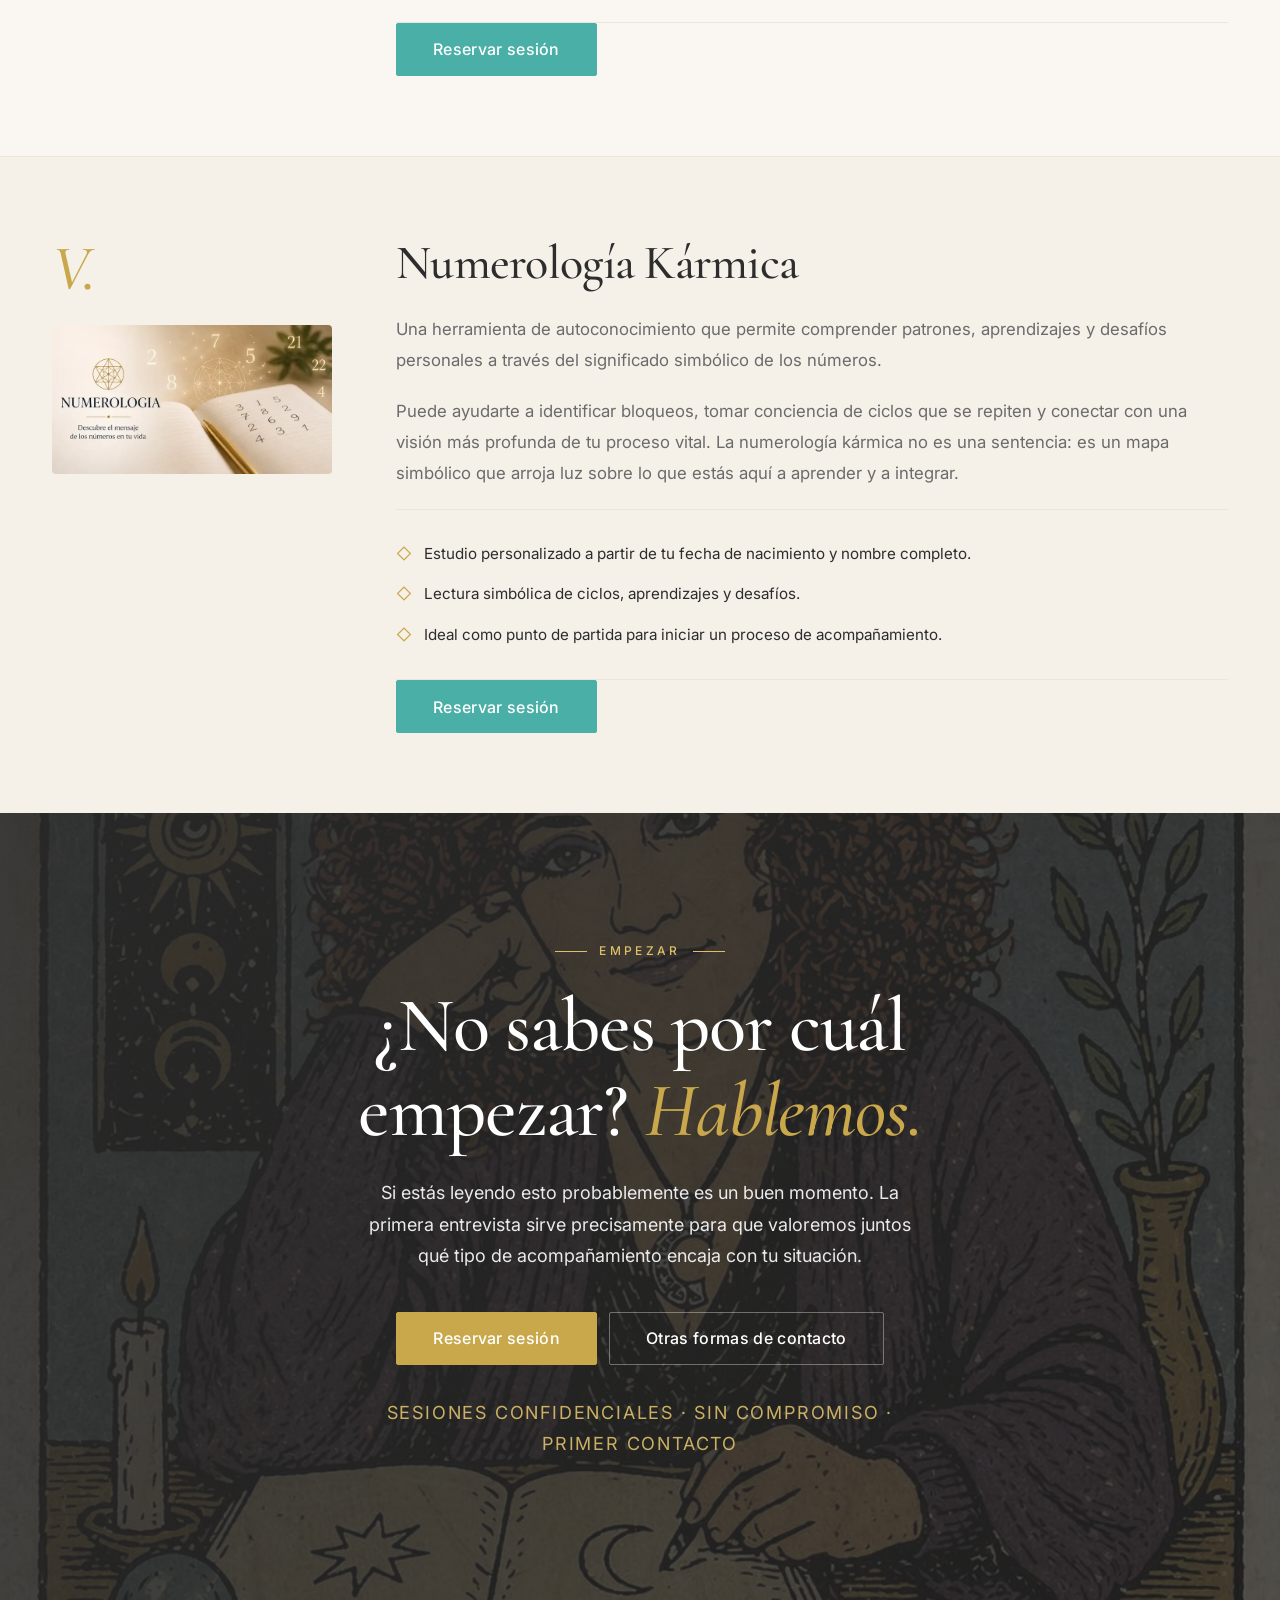
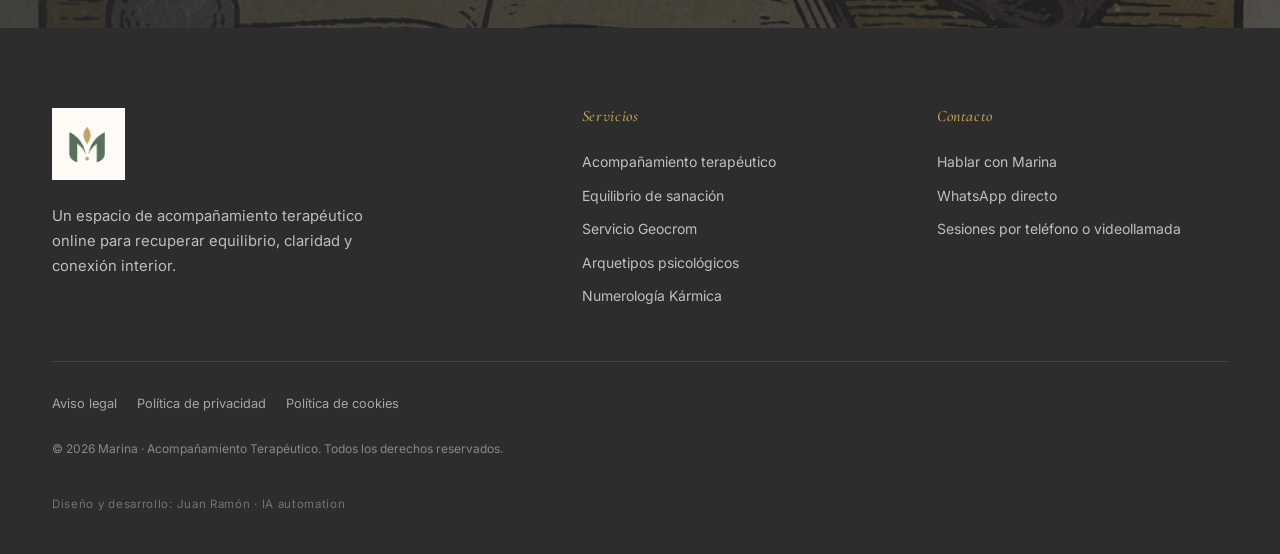
<file: servicios.html>
<!DOCTYPE html>
<html lang="es">
<head>
  <meta charset="UTF-8" />
  <meta name="viewport" content="width=device-width, initial-scale=1.0" />
  <meta name="description" content="Servicios de Marina: acompañamiento terapéutico, equilibrio de sanación a distancia, Geocrom, arquetipos psicológicos a través del tarot y numerología kármica." />
  <meta name="author" content="Juan Ramón · IA automation" />
  <meta name="theme-color" content="#FAF7F2" />
  <title>Servicios · Marina · Acompañamiento Terapéutico</title>

  <link rel="preconnect" href="https://fonts.googleapis.com">
  <link rel="preconnect" href="https://fonts.gstatic.com" crossorigin>
  <link rel="stylesheet" href="https://fonts.googleapis.com/css2?family=Cormorant+Garamond:ital,wght@0,400;0,500;0,600;1,400;1,500&family=Inter:wght@300;400;500;600&display=swap">

  <link rel="stylesheet" href="assets/css/tokens.css" />
  <link rel="stylesheet" href="assets/css/base.css" />
  <link rel="stylesheet" href="assets/css/components.css" />
  <link rel="stylesheet" href="assets/css/pages.css" />
</head>
<body>

  <header class="site-header">
    <div class="wrap">
      <div class="nav">
        <a href="index.html" class="nav-logo" aria-label="Marina · Acompañamiento Terapéutico – Inicio">
          <picture>
            <source srcset="assets/img/logo.webp" type="image/webp">
            <img src="assets/img/logo.png" alt="" width="48" height="48" />
          </picture>
          <span class="nav-logo-text">
            <span class="main">Marina</span>
            <span class="sub">Acompañamiento Terapéutico</span>
          </span>
        </a>

        <nav aria-label="Principal">
          <ul class="nav-links">
            <li><a href="index.html">Inicio</a></li>
            <li><a href="index.html#sobre-marina">Sobre Marina</a></li>
            <li><a href="servicios.html" class="is-active">Servicios</a></li>
            <li><a href="index.html#testimonios">Testimonios</a></li>
            <li><a href="contacto.html">Contacto</a></li>
          </ul>
        </nav>

        <a href="#" class="btn btn-primary btn-sm nav-cta" data-open-chat>Reservar sesión</a>

        <button class="hamburger" id="hamburger" aria-label="Abrir menú" aria-expanded="false" aria-controls="mobile-menu">
          <span></span><span></span><span></span>
        </button>
      </div>
    </div>
    <div class="mobile-menu" id="mobile-menu">
      <div class="wrap">
        <nav aria-label="Móvil">
          <a href="index.html">Inicio</a>
          <a href="index.html#sobre-marina">Sobre Marina</a>
          <a href="servicios.html">Servicios</a>
          <a href="index.html#testimonios">Testimonios</a>
          <a href="contacto.html">Contacto</a>
          <a href="#" class="btn btn-primary" data-open-chat>Reservar sesión</a>
        </nav>
      </div>
    </div>
  </header>

  <main>

    <section class="page-head">
      <div class="wrap">
        <nav class="breadcrumb" aria-label="Migas de pan">
          <a href="index.html">Inicio</a> <span>/</span> Servicios
        </nav>
        <div class="page-head-num">No. 02 · Servicios</div>
        <h1>Herramientas para <em>comprenderte</em> y avanzar con claridad</h1>
        <p class="lead">Las sesiones se realizan online, por teléfono o videollamada, según lo que te resulte más cómodo. Cada herramienta se integra en un proceso personalizado.</p>
      </div>
    </section>

    <article class="service-detail" id="acompanamiento">
      <div class="wrap">
        <div class="service-detail-grid">
          <div class="service-detail-meta">
            <span class="service-detail-num">I.</span>
            <div class="service-detail-img">
              <picture>
                <source srcset="assets/img/acompanamiento.webp" type="image/webp">
                <img src="assets/img/acompanamiento.jpg" alt="" loading="lazy" width="720" height="405" />
              </picture>
            </div>
          </div>
          <div class="service-detail-body">
            <h2>Acompañamiento terapéutico</h2>
            <p>Sesiones personalizadas orientadas a comprender tu proceso interior, identificar bloqueos y abrir nuevos caminos de equilibrio y autoconocimiento.</p>
            <p>Es el corazón de mi trabajo: un espacio de escucha profunda y de reflexión compartida donde podemos mirar lo que está ocurriendo en tu vida desde una mirada amable y consciente. No se trata de aplicar un método rápido, sino de acompañarte paso a paso para que tú mismo vayas comprendiendo tu propio proceso.</p>
            <ul class="service-detail-list">
              <li>Sesiones individuales online, adaptadas a tu ritmo.</li>
              <li>Confidencialidad absoluta y respeto por tu proceso.</li>
              <li>Integración de herramientas complementarias cuando encaje (Geocrom, arquetipos, numerología).</li>
            </ul>
            <a href="#" class="btn btn-primary btn-lg" data-open-chat>Reservar sesión</a>
          </div>
        </div>
      </div>
    </article>

    <article class="service-detail" id="sanacion">
      <div class="wrap">
        <div class="service-detail-grid">
          <div class="service-detail-meta">
            <span class="service-detail-num">II.</span>
            <div class="service-detail-img">
              <picture>
                <source srcset="assets/img/sanacion.webp" type="image/webp">
                <img src="assets/img/sanacion.jpg" alt="" loading="lazy" width="720" height="405" />
              </picture>
            </div>
          </div>
          <div class="service-detail-body">
            <h2>Equilibrio de sanación a distancia</h2>
            <p>Un trabajo energético profundo realizado de forma remota para favorecer el equilibrio emocional, mental y energético. Adaptado a tu momento vital.</p>
            <p>Es una práctica que trabaja con la energía y la intención desde la presencia consciente. Permite liberar cargas, despejar bloqueos y restaurar el equilibrio interior sin necesidad de estar presente físicamente. Muchas personas lo describen como una sensación de ligereza, claridad y mayor conexión consigo mismas.</p>
            <ul class="service-detail-list">
              <li>Sesión energética a distancia, en una hora acordada contigo.</li>
              <li>Trabajo orientado al equilibrio emocional, mental y energético.</li>
              <li>Devolución posterior para integrar lo que haya surgido.</li>
              <li>Complementa muy bien un proceso de acompañamiento terapéutico.</li>
            </ul>
            <a href="#" class="btn btn-primary btn-lg" data-open-chat>Reservar sesión</a>
          </div>
        </div>
      </div>
    </article>

    <article class="service-detail" id="geocrom">
      <div class="wrap">
        <div class="service-detail-grid">
          <div class="service-detail-meta">
            <span class="service-detail-num">III.</span>
            <div class="service-detail-img">
              <picture>
                <source srcset="assets/img/geocrom.webp" type="image/webp">
                <img src="assets/img/geocrom.jpg" alt="" loading="lazy" width="720" height="405" />
              </picture>
            </div>
          </div>
          <div class="service-detail-body">
            <h2>Servicio Geocrom</h2>
            <p>Una herramienta de trabajo terapéutico que integra geometría sagrada, color y vibración para facilitar procesos de transformación y comprensión interior.</p>
            <p>Geocrom trabaja con patrones geométricos y cromáticos que actúan como espejo simbólico de los procesos que estamos atravesando. A través de la vibración que cada patrón transmite, podemos observar y acompañar lo que se mueve en nosotros de una manera sutil y profunda.</p>
            <ul class="service-detail-list">
              <li>Se integra dentro del acompañamiento terapéutico, no sustituye al diálogo.</li>
              <li>Trabaja con geometría, color y vibración desde una perspectiva simbólica.</li>
              <li>Apropiado para procesos de cambio, claridad y equilibrio interior.</li>
            </ul>
            <a href="#" class="btn btn-primary btn-lg" data-open-chat>Reservar sesión</a>
          </div>
        </div>
      </div>
    </article>

    <article class="service-detail" id="tarot">
      <div class="wrap">
        <div class="service-detail-grid">
          <div class="service-detail-meta">
            <span class="service-detail-num">IV.</span>
            <div class="service-detail-img">
              <picture>
                <source srcset="assets/img/tarot.webp" type="image/webp">
                <img src="assets/img/tarot.jpg" alt="" loading="lazy" width="720" height="411" />
              </picture>
            </div>
          </div>
          <div class="service-detail-body">
            <h2>Arquetipos psicológicos a través del tarot</h2>
            <p>Una lectura simbólica y arquetípica que utiliza el tarot como espejo del inconsciente para comprender mejor tus patrones, recursos y posibilidades de evolución.</p>
            <p>No se trata de “adivinar el futuro”, sino de usar las cartas como un lenguaje simbólico que dialoga con tu psique. Cada arquetipo trae a la consciencia aspectos que a veces no vemos claros: recursos olvidados, patrones repetidos, sombras por integrar. Es una forma de conocerte desde una perspectiva más amplia y compasiva.</p>
            <ul class="service-detail-list">
              <li>Sesión interpretativa, con enfoque psicológico y arquetípico.</li>
              <li>Útil en momentos de duda, transición o toma de decisiones.</li>
              <li>Se combina con acompañamiento terapéutico cuando aparece material profundo.</li>
            </ul>
            <a href="#" class="btn btn-primary btn-lg" data-open-chat>Reservar sesión</a>
          </div>
        </div>
      </div>
    </article>

    <article class="service-detail" id="numerologia">
      <div class="wrap">
        <div class="service-detail-grid">
          <div class="service-detail-meta">
            <span class="service-detail-num">V.</span>
            <div class="service-detail-img">
              <picture>
                <source srcset="assets/img/numerologia.webp" type="image/webp">
                <img src="assets/img/numerologia.jpg" alt="" loading="lazy" width="720" height="384" />
              </picture>
            </div>
          </div>
          <div class="service-detail-body">
            <h2>Numerología Kármica</h2>
            <p>Una herramienta de autoconocimiento que permite comprender patrones, aprendizajes y desafíos personales a través del significado simbólico de los números.</p>
            <p>Puede ayudarte a identificar bloqueos, tomar conciencia de ciclos que se repiten y conectar con una visión más profunda de tu proceso vital. La numerología kármica no es una sentencia: es un mapa simbólico que arroja luz sobre lo que estás aquí a aprender y a integrar.</p>
            <ul class="service-detail-list">
              <li>Estudio personalizado a partir de tu fecha de nacimiento y nombre completo.</li>
              <li>Lectura simbólica de ciclos, aprendizajes y desafíos.</li>
              <li>Ideal como punto de partida para iniciar un proceso de acompañamiento.</li>
            </ul>
            <a href="#" class="btn btn-primary btn-lg" data-open-chat>Reservar sesión</a>
          </div>
        </div>
      </div>
    </article>

    <section class="cta-final">
      <div class="cta-final-bg" aria-hidden="true">
        <picture>
          <source srcset="assets/img/cta.webp" type="image/webp">
          <img src="assets/img/cta.jpg" alt="" />
        </picture>
      </div>
      <div class="wrap">
        <div class="cta-final-inner">
          <span class="eyebrow is-centered"><span>Empezar</span></span>
          <h2>¿No sabes por cuál empezar? <em class="text-italic-gold">Hablemos.</em></h2>
          <p>Si estás leyendo esto probablemente es un buen momento. La primera entrevista sirve precisamente para que valoremos juntos qué tipo de acompañamiento encaja con tu situación.</p>
          <div class="cta-final-actions">
            <a href="#" class="btn btn-gold btn-lg" data-open-chat>Reservar sesión</a>
            <a href="contacto.html" class="btn btn-ghost btn-lg">Otras formas de contacto</a>
          </div>
          <p class="cta-final-trust">Sesiones confidenciales · Sin compromiso · Primer contacto</p>
        </div>
      </div>
    </section>

  </main>

  <footer class="site-footer">
    <div class="wrap">
      <div class="footer-grid">
        <div class="footer-brand">
          <picture>
            <source srcset="assets/img/logo.webp" type="image/webp">
            <img src="assets/img/logo.png" alt="Marina · Acompañamiento Terapéutico" />
          </picture>
          <p>Un espacio de acompañamiento terapéutico online para recuperar equilibrio, claridad y conexión interior.</p>
        </div>
        <div>
          <h3 class="footer-col-title">Servicios</h3>
          <ul class="footer-list">
            <li><a href="servicios.html#acompanamiento">Acompañamiento terapéutico</a></li>
            <li><a href="servicios.html#sanacion">Equilibrio de sanación</a></li>
            <li><a href="servicios.html#geocrom">Servicio Geocrom</a></li>
            <li><a href="servicios.html#tarot">Arquetipos psicológicos</a></li>
            <li><a href="servicios.html#numerologia">Numerología Kármica</a></li>
          </ul>
        </div>
        <div>
          <h3 class="footer-col-title">Contacto</h3>
          <ul class="footer-list">
            <li><a href="contacto.html">Hablar con Marina</a></li>
            <li><a href="#" data-whatsapp target="_blank" rel="noopener">WhatsApp directo</a></li>
            <li><span>Sesiones por teléfono o videollamada</span></li>
          </ul>
        </div>
      </div>

      <div class="footer-divider"></div>

      <div class="footer-bottom">
        <ul class="footer-legal">
          <li><a href="aviso-legal.html">Aviso legal</a></li>
          <li><a href="privacidad.html">Política de privacidad</a></li>
          <li><a href="cookies.html">Política de cookies</a></li>
        </ul>
        <p class="footer-copy">© <span id="year">2026</span> Marina · Acompañamiento Terapéutico. Todos los derechos reservados.</p>
        <p class="footer-credit">Diseño y desarrollo: Juan Ramón · IA automation</p>
      </div>
    </div>
  </footer>

  <script src="config.js"></script>
  <script src="assets/js/main.js" defer></script>
  <script src="assets/js/chatbot.js" defer></script>
</body>
</html>
</file>
<file: assets/css/tokens.css>
:root {
  --brand-turquoise: #4AAFA7;
  --brand-turquoise-dark: #3A8F88;
  --brand-turquoise-light: #6ECFC8;
  --brand-gold: #C9A84C;
  --brand-gold-light: #DEC06B;
  --brand-ivory: #FAF7F2;
  --brand-cream: #F5F0E8;
  --brand-cream-dark: #EDE6D8;
  --brand-dark: #2D2D2D;
  --brand-muted: #6B6B6B;
  --brand-light: #9A9A9A;

  --font-serif: 'Cormorant Garamond', 'EB Garamond', Georgia, 'Times New Roman', serif;
  --font-sans: 'Inter', -apple-system, BlinkMacSystemFont, 'Segoe UI', system-ui, sans-serif;
  --font-mono: 'Courier New', monospace;

  --display-3xl: clamp(3rem, 8vw, 6.5rem);
  --display-2xl: clamp(2.5rem, 6vw, 5rem);
  --display-xl: clamp(2.25rem, 5vw, 4rem);
  --display-lg: clamp(1.875rem, 4vw, 3rem);
  --display-md: clamp(1.5rem, 3vw, 2.25rem);

  --shadow-card: 0 4px 24px rgba(45,45,45,0.06);
  --shadow-card-hover: 0 16px 48px rgba(45,45,45,0.14);
  --shadow-gold: 0 6px 24px rgba(201,168,76,0.28);
  --shadow-chat: 0 20px 60px rgba(45,45,45,0.22);

  --max-wide: 1240px;
  --max-narrow: 760px;
  --radius-sm: 4px;
  --radius-md: 12px;
  --radius-lg: 24px;

  --ease-out: cubic-bezier(0.22, 1, 0.36, 1);
  --ease-in-out: cubic-bezier(0.65, 0, 0.35, 1);
}
</file>
<file: assets/css/base.css>
*, *::before, *::after { box-sizing: border-box; }
html { -webkit-text-size-adjust: 100%; scroll-behavior: smooth; }
body {
  margin: 0;
  font-family: var(--font-sans);
  font-size: 16px;
  line-height: 1.6;
  color: var(--brand-dark);
  background: var(--brand-ivory);
  text-rendering: optimizeLegibility;
  -webkit-font-smoothing: antialiased;
  -moz-osx-font-smoothing: grayscale;
}

body::before {
  content: "";
  position: fixed; inset: 0;
  pointer-events: none;
  z-index: 1;
  opacity: 0.35;
  background-image:
    radial-gradient(1px 1px at 23% 17%, rgba(45,45,45,0.05) 50%, transparent 51%),
    radial-gradient(1px 1px at 67% 43%, rgba(45,45,45,0.04) 50%, transparent 51%),
    radial-gradient(1px 1px at 12% 82%, rgba(45,45,45,0.03) 50%, transparent 51%),
    radial-gradient(1px 1px at 89% 73%, rgba(45,45,45,0.04) 50%, transparent 51%);
  background-size: 240px 240px, 180px 180px, 300px 300px, 220px 220px;
}

img { max-width: 100%; height: auto; display: block; }
a { color: inherit; text-decoration: none; }
button { font: inherit; cursor: pointer; border: none; background: none; }
input, textarea, select { font: inherit; }

h1, h2, h3, h4, h5, h6 {
  font-family: var(--font-serif);
  font-weight: 500;
  line-height: 1.1;
  margin: 0 0 0.5rem;
  letter-spacing: -0.01em;
}
p { margin: 0 0 1em; }

::selection { background: var(--brand-turquoise); color: white; }

/* Contenedores */
.wrap { max-width: var(--max-wide); margin: 0 auto; padding: 0 1.5rem; position: relative; z-index: 2; }
.wrap-narrow { max-width: var(--max-narrow); margin: 0 auto; padding: 0 1.5rem; position: relative; z-index: 2; }

@media (min-width: 768px) {
  .wrap, .wrap-narrow { padding: 0 2rem; }
}

/* Secciones */
.section { padding: 5rem 0; position: relative; }
@media (min-width: 768px) { .section { padding: 7rem 0; } }
@media (min-width: 1024px) { .section { padding: 9rem 0; } }

.section-cream { background: var(--brand-cream); }
.section-ivory { background: var(--brand-ivory); }
.section-dark { background: var(--brand-dark); color: var(--brand-ivory); }

/* Número editorial de sección (estilo revista "No. 01") */
.section-number {
  font-family: var(--font-serif);
  font-style: italic;
  color: var(--brand-gold);
  font-size: 0.95rem;
  letter-spacing: 0.08em;
  display: inline-flex;
  align-items: baseline;
  gap: 0.5rem;
}
.section-number::after { content: ""; display: inline-block; width: 2.5rem; height: 1px; background: var(--brand-gold); }

/* Eyebrow minúsculas + trazo */
.eyebrow {
  display: inline-flex;
  align-items: center;
  gap: 0.75rem;
  font-family: var(--font-sans);
  font-size: 0.75rem;
  text-transform: uppercase;
  letter-spacing: 0.28em;
  color: var(--brand-gold);
  font-weight: 500;
}
.eyebrow::before { content: ""; width: 2rem; height: 1px; background: var(--brand-gold); }
.eyebrow.is-centered::before { display: none; }
.eyebrow.is-centered { gap: 0; display: flex; justify-content: center; align-items: center; }
.eyebrow.is-centered span { padding: 0 0.75rem; position: relative; }
.eyebrow.is-centered span::before,
.eyebrow.is-centered span::after {
  content: ""; position: absolute; top: 50%; width: 2rem; height: 1px; background: var(--brand-gold);
}
.eyebrow.is-centered span::before { right: 100%; }
.eyebrow.is-centered span::after { left: 100%; }

/* Utilidades */
.text-italic-gold { color: var(--brand-gold); font-style: italic; font-family: var(--font-serif); }
.text-turquoise { color: var(--brand-turquoise); }
.text-serif { font-family: var(--font-serif); }
.text-serif-italic { font-family: var(--font-serif); font-style: italic; }
.divider-gold { width: 3rem; height: 1px; background: var(--brand-gold); margin: 1.5rem 0; }
.divider-gold.is-centered { margin-left: auto; margin-right: auto; }

.sr-only {
  position: absolute; width: 1px; height: 1px; padding: 0; margin: -1px;
  overflow: hidden; clip: rect(0,0,0,0); white-space: nowrap; border: 0;
}
</file>
<file: assets/css/components.css>
/* =========================================
   BOTONES
   ========================================= */
.btn {
  display: inline-flex;
  align-items: center;
  justify-content: center;
  gap: 0.5rem;
  padding: 0.95rem 1.75rem;
  font-family: var(--font-sans);
  font-size: 0.925rem;
  font-weight: 500;
  letter-spacing: 0.02em;
  border: 1px solid transparent;
  border-radius: 2px;
  cursor: pointer;
  transition: all 0.3s var(--ease-out);
  text-align: center;
  line-height: 1;
  white-space: nowrap;
}
.btn-sm { padding: 0.65rem 1.25rem; font-size: 0.85rem; }
.btn-lg { padding: 1.1rem 2.25rem; font-size: 1rem; }

.btn-primary { background: var(--brand-turquoise); color: white; border-color: var(--brand-turquoise); }
.btn-primary:hover { background: var(--brand-turquoise-dark); border-color: var(--brand-turquoise-dark); transform: translateY(-1px); box-shadow: 0 8px 24px rgba(74,175,167,0.3); }

.btn-secondary { background: transparent; color: var(--brand-turquoise); border-color: var(--brand-turquoise); }
.btn-secondary:hover { background: var(--brand-turquoise); color: white; }

.btn-gold { background: var(--brand-gold); color: white; border-color: var(--brand-gold); }
.btn-gold:hover { background: var(--brand-gold-light); transform: translateY(-1px); box-shadow: var(--shadow-gold); }

.btn-ghost { background: transparent; color: white; border-color: rgba(255,255,255,0.35); }
.btn-ghost:hover { border-color: white; background: rgba(255,255,255,0.08); }

.btn-arrow::after {
  content: "→";
  display: inline-block;
  transition: transform 0.3s var(--ease-out);
}
.btn-arrow:hover::after { transform: translateX(4px); }

/* =========================================
   NAVBAR
   ========================================= */
.site-header {
  position: fixed; top: 0; left: 0; right: 0; z-index: 100;
  background: rgba(250,247,242,0.85);
  backdrop-filter: saturate(180%) blur(12px);
  -webkit-backdrop-filter: saturate(180%) blur(12px);
  transition: background 0.35s var(--ease-out), box-shadow 0.35s var(--ease-out), border-color 0.35s var(--ease-out);
  border-bottom: 1px solid transparent;
}
.site-header.is-scrolled {
  background: rgba(250,247,242,0.97);
  box-shadow: 0 1px 20px rgba(45,45,45,0.05);
  border-bottom-color: var(--brand-cream-dark);
}

.nav {
  display: flex; align-items: center; justify-content: space-between;
  padding: 1rem 0;
  gap: 1.5rem;
}

.nav-logo { display: flex; align-items: center; gap: 0.85rem; flex-shrink: 0; }
.nav-logo img { height: 72px; width: auto; transition: height 0.3s var(--ease-out); }
.site-header.is-scrolled .nav-logo img { height: 56px; }
@media (min-width: 768px) {
  .nav-logo img { height: 84px; }
  .site-header.is-scrolled .nav-logo img { height: 64px; }
}
.nav-logo-text {
  display: none;
  flex-direction: column;
  line-height: 1.1;
}
.nav-logo-text .main {
  font-family: var(--font-serif);
  font-size: 1.25rem;
  color: var(--brand-dark);
  font-style: italic;
  letter-spacing: 0.01em;
}
.nav-logo-text .sub {
  font-family: var(--font-sans);
  font-size: 0.65rem;
  text-transform: uppercase;
  letter-spacing: 0.25em;
  color: var(--brand-gold);
}
@media (min-width: 640px) { .nav-logo-text { display: flex; } }

.nav-links {
  display: none;
  align-items: center;
  gap: 2rem;
  list-style: none;
  margin: 0;
  padding: 0;
}
.nav-links a {
  font-family: var(--font-sans);
  font-size: 0.875rem;
  color: var(--brand-muted);
  letter-spacing: 0.02em;
  position: relative;
  padding: 0.5rem 0;
  transition: color 0.25s;
}
.nav-links a::after {
  content: "";
  position: absolute;
  left: 0; right: 0; bottom: 0;
  height: 1px;
  background: var(--brand-turquoise);
  transform: scaleX(0);
  transform-origin: left center;
  transition: transform 0.3s var(--ease-out);
}
.nav-links a:hover { color: var(--brand-turquoise); }
.nav-links a:hover::after,
.nav-links a.is-active::after { transform: scaleX(1); }
.nav-links a.is-active { color: var(--brand-turquoise); }

@media (min-width: 1024px) { .nav-links { display: flex; } }

.nav-cta { display: none; }
@media (min-width: 1024px) { .nav-cta { display: inline-flex; } }

.hamburger {
  display: inline-flex; flex-direction: column; justify-content: center;
  width: 44px; height: 44px; padding: 0.5rem;
  gap: 5px;
}
.hamburger span {
  display: block; height: 2px; width: 100%;
  background: var(--brand-dark);
  transition: transform 0.3s, opacity 0.2s;
  border-radius: 2px;
}
.hamburger.is-open span:nth-child(1) { transform: translateY(7px) rotate(45deg); }
.hamburger.is-open span:nth-child(2) { opacity: 0; }
.hamburger.is-open span:nth-child(3) { transform: translateY(-7px) rotate(-45deg); }
@media (min-width: 1024px) { .hamburger { display: none; } }

.mobile-menu {
  display: none;
  background: var(--brand-ivory);
  border-top: 1px solid var(--brand-cream-dark);
}
.mobile-menu.is-open { display: block; }
.mobile-menu nav { padding: 1.25rem 0; }
.mobile-menu a {
  display: block;
  padding: 0.85rem 1.5rem;
  font-family: var(--font-sans);
  font-size: 1rem;
  color: var(--brand-muted);
  border-left: 2px solid transparent;
  transition: all 0.25s;
}
.mobile-menu a:hover {
  color: var(--brand-turquoise);
  border-left-color: var(--brand-turquoise);
  background: rgba(74,175,167,0.04);
}
.mobile-menu .btn { margin: 0.75rem 1.5rem; display: flex; }

/* =========================================
   SERVICE LIST (estilo editorial, no cards)
   ========================================= */
.services-list {
  list-style: none;
  padding: 0; margin: 0;
  border-top: 1px solid var(--brand-cream-dark);
}
.services-list > li {
  position: relative;
  padding: 2.5rem 0;
  border-bottom: 1px solid var(--brand-cream-dark);
  display: grid;
  grid-template-columns: 1fr;
  gap: 1.5rem;
  align-items: center;
  transition: background 0.4s var(--ease-out);
}
.services-list > li:hover { background: linear-gradient(90deg, rgba(201,168,76,0.04), transparent 60%); }

.service-img {
  max-width: 400px;
  width: 100%;
  margin: 0 auto;
}
.service-img img {
  width: 100%;
  height: auto;
  display: block;
  border-radius: 4px;
  background: var(--brand-cream-dark);
}

.service-index {
  display: block;
  font-family: var(--font-serif);
  font-style: italic;
  font-size: 0.95rem;
  color: var(--brand-gold);
  letter-spacing: 0.05em;
  margin-bottom: 0.4rem;
}
.service-body { min-width: 0; }
.service-name {
  font-family: var(--font-serif);
  font-size: clamp(1.5rem, 2.8vw, 2.25rem);
  color: var(--brand-dark);
  line-height: 1.15;
  margin: 0 0 0.75rem;
  font-weight: 500;
}
.service-desc {
  font-family: var(--font-sans);
  color: var(--brand-muted);
  font-size: 1rem;
  line-height: 1.75;
  max-width: 58ch;
  margin: 0 0 1.25rem;
}
.service-link {
  display: inline-flex; align-items: center; gap: 0.5rem;
  font-family: var(--font-sans);
  font-size: 0.875rem;
  color: var(--brand-turquoise);
  letter-spacing: 0.05em;
  transition: gap 0.3s var(--ease-out);
}
.service-link::after { content: "→"; transition: transform 0.3s var(--ease-out); }
.service-link:hover { gap: 0.75rem; }
.service-link:hover::after { transform: translateX(4px); }

@media (min-width: 768px) {
  .services-list > li {
    grid-template-columns: 400px 1fr;
    padding: 3rem 0;
    gap: 3rem;
  }
  .services-list > li:nth-child(even) .service-img { order: 2; }
  .service-img { margin: 0; }
}

/* =========================================
   TESTIMONIOS (pull-quotes editoriales)
   ========================================= */
.testimonials {
  display: grid;
  gap: 3rem;
}
@media (min-width: 900px) {
  .testimonials { grid-template-columns: repeat(3, 1fr); gap: 2.5rem; }
}

.testimonial {
  position: relative;
  padding: 2rem 1.5rem 2rem 2.5rem;
}
.testimonial::before {
  content: "“";
  position: absolute;
  left: -0.5rem; top: -1.25rem;
  font-family: var(--font-serif);
  font-size: 7rem;
  line-height: 1;
  color: var(--brand-gold);
  opacity: 0.35;
}
.testimonial-quote {
  font-family: var(--font-serif);
  font-size: 1.2rem;
  font-style: italic;
  line-height: 1.6;
  color: var(--brand-dark);
  margin: 0 0 1.5rem;
}
.testimonial-author {
  display: flex; flex-direction: column; gap: 0.15rem;
  padding-top: 1rem;
  border-top: 1px solid var(--brand-cream-dark);
}
.testimonial-name {
  font-family: var(--font-sans);
  font-size: 0.95rem;
  color: var(--brand-dark);
  font-weight: 500;
  letter-spacing: 0.02em;
}
.testimonial-detail {
  font-family: var(--font-sans);
  font-size: 0.8rem;
  color: var(--brand-gold);
  letter-spacing: 0.05em;
  text-transform: uppercase;
}

/* =========================================
   FOOTER
   ========================================= */
.site-footer {
  background: var(--brand-dark);
  color: rgba(250,247,242,0.72);
  padding: 5rem 0 2.5rem;
  position: relative;
  z-index: 2;
}
.footer-grid {
  display: grid;
  gap: 3rem;
  margin-bottom: 3rem;
}
@media (min-width: 768px) { .footer-grid { grid-template-columns: 1.6fr 1fr 1fr; gap: 4rem; } }

.footer-brand img { height: 72px; width: auto; margin-bottom: 1.5rem; }
.footer-brand p { font-size: 0.925rem; line-height: 1.7; max-width: 36ch; }

.footer-col-title {
  font-family: var(--font-serif);
  font-style: italic;
  color: var(--brand-gold);
  font-size: 1rem;
  letter-spacing: 0.04em;
  margin: 0 0 1.25rem;
}
.footer-list { list-style: none; padding: 0; margin: 0; }
.footer-list li { font-size: 0.875rem; padding: 0.35rem 0; }
.footer-list a { transition: color 0.25s; }
.footer-list a:hover { color: var(--brand-turquoise-light); }

.footer-divider {
  height: 1px;
  background: rgba(250,247,242,0.1);
  margin: 2rem 0;
}
.footer-bottom {
  display: flex; flex-direction: column; gap: 1.5rem;
  align-items: flex-start;
}
.footer-legal {
  display: flex; flex-wrap: wrap; gap: 1.25rem;
  list-style: none; padding: 0; margin: 0;
  font-size: 0.8rem;
}
.footer-legal a { color: rgba(250,247,242,0.6); transition: color 0.25s; }
.footer-legal a:hover { color: var(--brand-gold-light); }
.footer-copy {
  font-size: 0.75rem;
  color: rgba(250,247,242,0.45);
  line-height: 1.7;
  margin: 0;
  max-width: 100ch;
}
.footer-credit {
  font-family: var(--font-sans);
  font-size: 0.72rem;
  color: rgba(250,247,242,0.35);
  letter-spacing: 0.06em;
  margin: 0.75rem 0 0;
}
.footer-credit a {
  color: rgba(250,247,242,0.55);
  border-bottom: 1px solid rgba(250,247,242,0.2);
  transition: color 0.25s, border-color 0.25s;
}
.footer-credit a:hover { color: var(--brand-gold-light); border-color: var(--brand-gold-light); }

/* =========================================
   CHATBOT FLOTANTE
   ========================================= */
.chat-fab {
  position: fixed;
  bottom: 1.5rem; right: 1.5rem;
  width: 64px; height: 64px;
  border-radius: 50%;
  background: var(--brand-turquoise);
  color: white;
  box-shadow: 0 10px 30px rgba(74,175,167,0.45);
  z-index: 90;
  display: flex; align-items: center; justify-content: center;
  transition: transform 0.3s var(--ease-out), background 0.25s;
}
.chat-fab:hover { background: var(--brand-turquoise-dark); transform: scale(1.06); }
.chat-fab svg { width: 28px; height: 28px; stroke: currentColor; fill: none; stroke-width: 2; }

.chat-panel {
  position: fixed;
  bottom: 6.5rem; right: 1.5rem;
  width: calc(100vw - 3rem);
  max-width: 380px;
  height: 560px; max-height: calc(100vh - 8rem);
  background: var(--brand-ivory);
  border-radius: var(--radius-md);
  box-shadow: var(--shadow-chat);
  z-index: 89;
  display: none;
  flex-direction: column;
  overflow: hidden;
  transform-origin: bottom right;
  animation: chatPop 0.25s var(--ease-out);
  border: 1px solid var(--brand-cream-dark);
}
.chat-panel.is-open { display: flex; }

@keyframes chatPop {
  from { opacity: 0; transform: scale(0.92) translateY(8px); }
  to { opacity: 1; transform: scale(1) translateY(0); }
}

.chat-header {
  padding: 1rem 1.25rem;
  background: var(--brand-dark);
  color: white;
  display: flex; align-items: center; justify-content: space-between;
}
.chat-header-name { font-family: var(--font-serif); font-size: 1.1rem; font-style: italic; }
.chat-header-status {
  font-family: var(--font-sans); font-size: 0.72rem;
  text-transform: uppercase; letter-spacing: 0.16em;
  color: var(--brand-gold-light);
  display: flex; align-items: center; gap: 0.4rem;
  margin-top: 0.15rem;
}
.chat-header-status::before {
  content: ""; width: 6px; height: 6px; border-radius: 50%;
  background: var(--brand-turquoise-light);
  box-shadow: 0 0 0 4px rgba(110,207,200,0.25);
}
.chat-close {
  width: 32px; height: 32px; border-radius: 50%;
  display: flex; align-items: center; justify-content: center;
  color: white; transition: background 0.2s;
}
.chat-close:hover { background: rgba(255,255,255,0.1); }

.chat-body {
  flex: 1;
  padding: 1.25rem;
  overflow-y: auto;
  display: flex; flex-direction: column; gap: 0.75rem;
  background: linear-gradient(180deg, var(--brand-ivory), var(--brand-cream) 200%);
}
.chat-msg {
  padding: 0.75rem 1rem;
  border-radius: 1rem 1rem 1rem 0.25rem;
  background: white;
  color: var(--brand-dark);
  font-size: 0.9rem;
  line-height: 1.55;
  max-width: 85%;
  box-shadow: 0 2px 8px rgba(45,45,45,0.05);
  border: 1px solid var(--brand-cream-dark);
  animation: msgIn 0.25s var(--ease-out);
}
.chat-msg.is-user {
  background: var(--brand-turquoise);
  color: white;
  border-radius: 1rem 1rem 0.25rem 1rem;
  margin-left: auto;
  border-color: var(--brand-turquoise);
  box-shadow: 0 4px 12px rgba(74,175,167,0.25);
}
@keyframes msgIn { from { opacity: 0; transform: translateY(6px); } to { opacity: 1; transform: translateY(0); } }

.chat-typing {
  display: inline-flex;
  gap: 4px;
  padding: 0.85rem 1rem;
  background: white;
  border: 1px solid var(--brand-cream-dark);
  border-radius: 1rem 1rem 1rem 0.25rem;
  width: fit-content;
}
.chat-typing span {
  width: 6px; height: 6px; border-radius: 50%;
  background: var(--brand-muted);
  animation: typingBounce 1.2s infinite;
}
.chat-typing span:nth-child(2) { animation-delay: 0.15s; }
.chat-typing span:nth-child(3) { animation-delay: 0.3s; }
@keyframes typingBounce {
  0%, 60%, 100% { transform: translateY(0); opacity: 0.4; }
  30% { transform: translateY(-4px); opacity: 1; }
}

.chat-input-row {
  display: flex; gap: 0.5rem;
  padding: 0.75rem;
  border-top: 1px solid var(--brand-cream-dark);
  background: white;
}
.chat-input {
  flex: 1;
  padding: 0.7rem 0.9rem;
  border: 1px solid var(--brand-cream-dark);
  border-radius: 20px;
  background: var(--brand-ivory);
  font-size: 0.9rem;
  outline: none;
  transition: border-color 0.2s;
}
.chat-input:focus { border-color: var(--brand-turquoise); }
.chat-send {
  padding: 0 1.1rem;
  background: var(--brand-turquoise);
  color: white;
  border-radius: 20px;
  font-size: 0.85rem;
  font-weight: 500;
  transition: background 0.2s;
}
.chat-send:hover { background: var(--brand-turquoise-dark); }
.chat-send:disabled { opacity: 0.5; cursor: not-allowed; }

/* =========================================
   BOTÓN WHATSAPP FLOTANTE
   ========================================= */
.whatsapp-fab {
  position: fixed;
  bottom: 6.75rem; right: 1.5rem;
  width: 52px; height: 52px;
  border-radius: 50%;
  background: #25D366;
  color: white;
  display: flex; align-items: center; justify-content: center;
  box-shadow: 0 8px 22px rgba(37,211,102,0.4);
  z-index: 88;
  transition: transform 0.3s var(--ease-out);
}
.whatsapp-fab:hover { transform: scale(1.08); }
.whatsapp-fab svg { width: 26px; height: 26px; fill: currentColor; }
.whatsapp-fab::after {
  content: "";
  position: absolute; inset: 0;
  border-radius: 50%;
  box-shadow: 0 0 0 0 rgba(37,211,102,0.55);
  animation: whatsPulse 2.4s infinite;
}
@keyframes whatsPulse {
  0% { box-shadow: 0 0 0 0 rgba(37,211,102,0.55); }
  70% { box-shadow: 0 0 0 18px rgba(37,211,102,0); }
  100% { box-shadow: 0 0 0 0 rgba(37,211,102,0); }
}

@media (max-width: 640px) {
  .chat-panel { bottom: 5.5rem; right: 1rem; left: 1rem; width: auto; max-width: none; }
  .chat-fab { bottom: 1rem; right: 1rem; width: 56px; height: 56px; }
  .whatsapp-fab { bottom: 5.25rem; right: 1rem; }
}
</file>
<file: assets/css/pages.css>
/* =========================================
   HERO (editorial, asimétrico)
   ========================================= */
.hero {
  position: relative;
  padding: 9rem 0 5rem;
  overflow: hidden;
  background: var(--brand-ivory);
}
@media (min-width: 1024px) { .hero { padding: 11rem 0 7rem; min-height: 90vh; display: flex; align-items: center; } }

.hero::before,
.hero::after {
  content: ""; position: absolute; pointer-events: none;
  border-radius: 50%;
  filter: blur(90px);
  opacity: 0.4;
}
.hero::before {
  width: 480px; height: 480px;
  background: radial-gradient(circle, rgba(74,175,167,0.25), transparent 70%);
  top: -120px; right: -160px;
}
.hero::after {
  width: 360px; height: 360px;
  background: radial-gradient(circle, rgba(201,168,76,0.18), transparent 70%);
  bottom: -100px; left: -140px;
}

.hero-sigil {
  position: absolute;
  pointer-events: none;
  opacity: 0.12;
  color: var(--brand-gold);
}
.hero-sigil.tl { top: 6rem; left: -2rem; width: 180px; }
.hero-sigil.br { bottom: 3rem; right: -2rem; width: 240px; }
@media (max-width: 767px) { .hero-sigil { display: none; } }

.hero-grid {
  display: grid;
  gap: 3rem;
  align-items: center;
}
@media (min-width: 1024px) {
  .hero-grid { grid-template-columns: 1.05fr 0.95fr; gap: 5rem; align-items: center; }
}

.hero-label {
  font-family: var(--font-serif);
  font-style: italic;
  color: var(--brand-gold);
  font-size: 1.35rem;
  margin-bottom: 1.25rem;
  display: flex; align-items: baseline; gap: 0.75rem;
}
.hero-label .num { font-size: 1rem; letter-spacing: 0.1em; }
.hero-label::after { content: ""; width: 2.5rem; height: 1px; background: var(--brand-gold); }

.hero-title {
  font-family: var(--font-serif);
  font-size: var(--display-xl);
  line-height: 1.05;
  color: var(--brand-dark);
  font-weight: 500;
  margin: 0 0 1.5rem;
  letter-spacing: -0.015em;
}
.hero-title em {
  font-style: italic;
  color: var(--brand-turquoise);
  display: block;
  font-weight: 400;
}

.hero-subtitle {
  font-family: var(--font-sans);
  color: var(--brand-muted);
  font-size: 1.125rem;
  line-height: 1.75;
  max-width: 34rem;
  margin: 0 0 2rem;
}

.hero-ctas {
  display: flex; flex-wrap: wrap; gap: 0.75rem;
  margin-bottom: 2.5rem;
}

.hero-trust {
  display: flex; flex-direction: column; gap: 0.5rem;
}
@media (min-width: 640px) { .hero-trust { flex-direction: row; flex-wrap: wrap; gap: 0.5rem 1.5rem; } }
.hero-trust span {
  display: inline-flex; align-items: center; gap: 0.5rem;
  font-size: 0.85rem; color: var(--brand-muted);
}
.hero-trust span::before {
  content: ""; width: 5px; height: 5px; border-radius: 50%;
  background: var(--brand-turquoise); flex-shrink: 0;
}

/* Imagen hero con marco dorado asimétrico */
.hero-image {
  position: relative;
  max-width: 500px;
  margin: 0 auto;
}
.hero-image-frame {
  position: absolute;
  inset: 1.5rem -1.5rem -1.5rem 1.5rem;
  border: 1px solid var(--brand-gold);
  pointer-events: none;
  z-index: 0;
}
.hero-image-frame::after {
  content: "";
  position: absolute;
  top: -1rem; left: -1rem;
  width: 4rem; height: 4rem;
  border-top: 1px solid var(--brand-turquoise);
  border-left: 1px solid var(--brand-turquoise);
}
.hero-image picture,
.hero-image img {
  position: relative;
  z-index: 1;
  width: 100%;
  aspect-ratio: 4 / 5;
  object-fit: cover;
  filter: saturate(0.95);
}
.hero-image-caption {
  position: absolute;
  bottom: -1.5rem; left: 50%;
  transform: translateX(-50%);
  z-index: 2;
  background: var(--brand-ivory);
  padding: 0.5rem 1.25rem;
  font-family: var(--font-serif);
  font-style: italic;
  font-size: 0.85rem;
  color: var(--brand-gold);
  letter-spacing: 0.05em;
  border: 1px solid var(--brand-cream-dark);
  white-space: nowrap;
}

/* =========================================
   CONNECTION / REFLEXIÓN
   ========================================= */
.reflection { background: var(--brand-cream); text-align: center; }
.reflection-inner { max-width: 720px; margin: 0 auto; }
.reflection-star {
  display: flex; align-items: center; justify-content: center;
  gap: 1rem; margin-bottom: 2rem;
  color: var(--brand-gold);
}
.reflection-star .line { width: 3.5rem; height: 1px; background: currentColor; opacity: 0.6; }
.reflection-star svg { width: 20px; height: 20px; fill: currentColor; opacity: 0.75; }

.reflection-title {
  font-family: var(--font-serif);
  font-size: var(--display-lg);
  line-height: 1.15;
  color: var(--brand-dark);
  font-weight: 500;
  margin-bottom: 2rem;
}
.reflection-title span { color: var(--brand-turquoise); font-style: italic; }

.reflection-body p {
  font-family: var(--font-sans);
  color: var(--brand-muted);
  font-size: 1.05rem;
  line-height: 1.8;
  margin-bottom: 1rem;
}

/* =========================================
   SECTION HEADERS
   ========================================= */
.section-head {
  max-width: 700px;
  margin: 0 auto 4rem;
  text-align: center;
}
.section-head.is-left { margin-left: 0; text-align: left; }
.section-head h2 {
  font-family: var(--font-serif);
  font-size: var(--display-lg);
  margin: 1.5rem 0 1rem;
  line-height: 1.1;
  color: var(--brand-dark);
  font-weight: 500;
}
.section-head p {
  font-family: var(--font-sans);
  color: var(--brand-muted);
  font-size: 1.0625rem;
  line-height: 1.75;
  max-width: 50ch;
  margin: 0 auto;
}

/* =========================================
   SOBRE MARINA
   ========================================= */
.about { background: var(--brand-cream); position: relative; overflow: hidden; }

.about-grid {
  display: grid;
  gap: 3rem;
  align-items: center;
}
@media (min-width: 900px) {
  .about-grid { grid-template-columns: 0.9fr 1.1fr; gap: 5rem; }
}

.about-image {
  position: relative;
  max-width: 480px;
}
.about-image-wrap {
  position: relative;
  overflow: hidden;
}
.about-image img {
  width: 100%;
  aspect-ratio: 4 / 5;
  object-fit: cover;
  filter: saturate(0.95);
}
.about-image::before {
  content: "";
  position: absolute;
  inset: -1.5rem -1.5rem 1.5rem 1.5rem;
  border: 1px solid var(--brand-turquoise);
  pointer-events: none;
  z-index: 0;
}
.about-image-badge {
  position: absolute;
  top: 1.5rem; right: -1rem;
  z-index: 2;
  background: var(--brand-gold);
  color: white;
  padding: 0.6rem 1rem;
  font-family: var(--font-serif);
  font-style: italic;
  font-size: 0.95rem;
  letter-spacing: 0.05em;
  box-shadow: var(--shadow-gold);
}

.about-signature {
  font-family: 'Cormorant Garamond', Georgia, serif;
  font-style: italic;
  font-size: clamp(3rem, 7vw, 5rem);
  color: var(--brand-turquoise);
  line-height: 1;
  margin: 0 0 1rem;
  font-weight: 500;
  letter-spacing: -0.02em;
}
.about-body {
  max-width: 58ch;
}
.about-body p {
  font-family: var(--font-sans);
  color: var(--brand-muted);
  font-size: 1.05rem;
  line-height: 1.8;
  margin-bottom: 1rem;
}
.about-quote {
  margin: 2rem 0;
  padding: 1.5rem 0 1.5rem 1.5rem;
  border-left: 2px solid var(--brand-gold);
  max-width: 55ch;
}
.about-quote p {
  font-family: var(--font-serif);
  font-style: italic;
  font-size: 1.25rem;
  line-height: 1.5;
  color: var(--brand-dark);
  margin: 0;
}

/* =========================================
   CÓMO FUNCIONA (steps editoriales)
   ========================================= */
.steps {
  display: grid;
  gap: 2rem;
  counter-reset: step;
}
@media (min-width: 768px) { .steps { grid-template-columns: repeat(3, 1fr); gap: 2.5rem 3rem; } }

.step {
  position: relative;
  padding: 0;
  text-align: center;
  max-width: 320px;
  margin: 0 auto;
}
.step::before {
  counter-increment: step;
  content: "0" counter(step);
  display: block;
  margin-bottom: 0.5rem;
  font-family: var(--font-serif);
  font-style: italic;
  font-size: 2.75rem;
  color: var(--brand-gold);
  line-height: 1;
}
.step h3 {
  font-family: var(--font-serif);
  font-size: 1.35rem;
  color: var(--brand-dark);
  margin: 0 0 0.5rem;
  font-weight: 500;
}
.step p {
  font-family: var(--font-sans);
  color: var(--brand-muted);
  font-size: 0.95rem;
  line-height: 1.7;
  margin: 0;
}

/* =========================================
   PRINCIPIOS
   ========================================= */
.principles-section { background: var(--brand-ivory); }
.principles-grid {
  display: grid;
  gap: 3rem;
}
@media (min-width: 900px) {
  .principles-grid { grid-template-columns: 0.95fr 1.05fr; gap: 5rem; align-items: start; }
}

.principles-intro .eyebrow { margin-bottom: 1.5rem; }
.principles-intro h2 {
  font-family: var(--font-serif);
  font-size: var(--display-lg);
  line-height: 1.1;
  margin: 0 0 1.5rem;
  font-weight: 500;
}
.principles-intro p {
  font-family: var(--font-sans);
  color: var(--brand-muted);
  font-size: 1.0625rem;
  line-height: 1.8;
  margin-bottom: 1rem;
}
.principles-intro .italic-note {
  font-family: var(--font-serif);
  font-style: italic;
  color: var(--brand-dark);
  font-size: 1.15rem;
  line-height: 1.6;
  padding-top: 1rem;
  border-top: 1px solid var(--brand-cream-dark);
}

.principles {
  list-style: none;
  padding: 0; margin: 0;
}
.principles li {
  display: grid;
  grid-template-columns: auto 1fr;
  gap: 1.25rem;
  padding: 1.25rem 0;
  border-bottom: 1px solid var(--brand-cream-dark);
}
.principles li:last-child { border-bottom: none; }
.principles .num {
  font-family: var(--font-serif);
  font-style: italic;
  color: var(--brand-gold);
  font-size: 1.25rem;
  line-height: 1.3;
  min-width: 1.75rem;
}
.principles h3 {
  font-family: var(--font-serif);
  font-size: 1.2rem;
  color: var(--brand-dark);
  margin: 0 0 0.35rem;
  font-weight: 500;
}
.principles p {
  font-family: var(--font-sans);
  font-size: 0.95rem;
  line-height: 1.7;
  color: var(--brand-muted);
  margin: 0;
}

/* =========================================
   CTA FINAL
   ========================================= */
.cta-final {
  position: relative;
  padding: 8rem 0;
  overflow: hidden;
  color: white;
  isolation: isolate;
}
.cta-final-bg {
  position: absolute; inset: 0; z-index: -1;
}
.cta-final-bg img {
  width: 100%; height: 100%; object-fit: cover;
  filter: saturate(0.7) brightness(0.6);
}
.cta-final-bg::after {
  content: "";
  position: absolute; inset: 0;
  background: linear-gradient(135deg, rgba(45,45,45,0.85), rgba(45,45,45,0.6));
}
.cta-final-inner { max-width: 720px; margin: 0 auto; text-align: center; }
.cta-final .eyebrow { color: var(--brand-gold-light); }
.cta-final .eyebrow.is-centered span::before,
.cta-final .eyebrow.is-centered span::after { background: var(--brand-gold-light); }
.cta-final h2 {
  font-family: var(--font-serif);
  font-size: var(--display-2xl);
  line-height: 1.1;
  font-weight: 500;
  margin: 1.5rem 0 1.5rem;
  letter-spacing: -0.015em;
}
.cta-final p {
  font-family: var(--font-sans);
  font-size: 1.125rem;
  line-height: 1.75;
  opacity: 0.9;
  max-width: 52ch;
  margin: 0 auto 2.5rem;
}
.cta-final-actions {
  display: flex; flex-wrap: wrap; gap: 0.75rem; justify-content: center;
  margin-bottom: 2rem;
}
.cta-final-trust {
  font-family: var(--font-sans);
  font-size: 0.8rem;
  letter-spacing: 0.1em;
  text-transform: uppercase;
  color: var(--brand-gold-light);
  opacity: 0.85;
}

/* =========================================
   PAGE HEADER (servicios.html, contacto.html)
   ========================================= */
.page-head {
  padding: 11rem 0 4rem;
  background: var(--brand-cream);
  position: relative;
  overflow: hidden;
}
.page-head::before {
  content: "";
  position: absolute;
  width: 500px; height: 500px;
  border-radius: 50%;
  background: radial-gradient(circle, rgba(74,175,167,0.15), transparent 70%);
  top: -150px; right: -200px;
  filter: blur(60px);
}
.page-head .wrap { position: relative; }
.page-head-num {
  font-family: var(--font-serif);
  font-style: italic;
  color: var(--brand-gold);
  font-size: 0.95rem;
  letter-spacing: 0.08em;
  margin-bottom: 1rem;
  display: flex; align-items: center; gap: 0.75rem;
}
.page-head-num::before { content: ""; width: 2.5rem; height: 1px; background: var(--brand-gold); }
.page-head h1 {
  font-family: var(--font-serif);
  font-size: var(--display-2xl);
  line-height: 1;
  font-weight: 500;
  margin: 0 0 1.25rem;
  letter-spacing: -0.02em;
}
.page-head h1 em { font-style: italic; color: var(--brand-turquoise); font-weight: 400; }
.page-head .lead {
  font-family: var(--font-sans);
  font-size: 1.15rem;
  line-height: 1.75;
  color: var(--brand-muted);
  max-width: 55ch;
  margin: 0;
}

.breadcrumb {
  font-family: var(--font-sans);
  font-size: 0.78rem;
  letter-spacing: 0.12em;
  text-transform: uppercase;
  color: var(--brand-muted);
  margin-bottom: 1.5rem;
}
.breadcrumb a { color: var(--brand-turquoise); }
.breadcrumb span { margin: 0 0.5rem; color: var(--brand-gold); }

/* =========================================
   SERVICIO DETALLE (servicios.html)
   ========================================= */
.service-detail {
  padding: 5rem 0;
  border-bottom: 1px solid var(--brand-cream-dark);
  scroll-margin-top: 6rem;
}
.service-detail:last-of-type { border-bottom: none; }
.service-detail:nth-child(even) { background: var(--brand-cream); }

.service-detail-grid {
  display: grid;
  gap: 2.5rem;
  align-items: start;
}
@media (min-width: 900px) { .service-detail-grid { grid-template-columns: 280px 1fr; gap: 4rem; } }

.service-detail-meta {
  position: sticky;
  top: 6rem;
  display: flex; flex-direction: column; gap: 1rem;
}
.service-detail-num {
  font-family: var(--font-serif);
  font-style: italic;
  color: var(--brand-gold);
  font-size: 4rem;
  line-height: 1;
  font-weight: 500;
}
.service-detail-glyph {
  font-family: var(--font-serif);
  font-size: 3rem;
  color: var(--brand-turquoise);
  line-height: 1;
}
.service-detail-img {
  width: 100%;
  margin-top: 0.5rem;
}
.service-detail-img img {
  width: 100%;
  height: auto;
  display: block;
  border-radius: 4px;
  background: var(--brand-cream-dark);
}
.service-detail h2 {
  font-family: var(--font-serif);
  font-size: var(--display-lg);
  line-height: 1.1;
  font-weight: 500;
  margin: 0 0 1.5rem;
  color: var(--brand-dark);
  letter-spacing: -0.015em;
}
.service-detail-body p {
  font-family: var(--font-sans);
  color: var(--brand-muted);
  font-size: 1.05rem;
  line-height: 1.85;
  margin-bottom: 1.25rem;
}
.service-detail-list {
  list-style: none;
  padding: 1.5rem 0;
  margin: 0;
  border-top: 1px solid var(--brand-cream-dark);
  border-bottom: 1px solid var(--brand-cream-dark);
}
.service-detail-list li {
  padding: 0.5rem 0 0.5rem 1.75rem;
  position: relative;
  font-size: 0.95rem;
  color: var(--brand-dark);
}
.service-detail-list li::before {
  content: "◇";
  position: absolute; left: 0;
  color: var(--brand-gold);
}

/* =========================================
   CONTACTO PAGE
   ========================================= */
.contact-hero {
  padding: 5rem 0 6rem;
  text-align: center;
  position: relative;
  overflow: hidden;
}
@media (min-width: 768px) { .contact-hero { padding: 6rem 0 7rem; } }
.contact-hero .eyebrow { justify-content: center; }
.contact-hero h1 {
  font-family: var(--font-serif);
  font-size: var(--display-2xl);
  font-weight: 500;
  line-height: 1.05;
  letter-spacing: -0.02em;
  margin: 1.5rem auto 1.5rem;
  max-width: 16ch;
}
.contact-hero h1 em { font-style: italic; color: var(--brand-turquoise); font-weight: 400; }
.contact-hero p {
  font-family: var(--font-sans);
  color: var(--brand-muted);
  font-size: 1.15rem;
  line-height: 1.8;
  max-width: 52ch;
  margin: 0 auto 3rem;
}

.contact-actions {
  display: flex; flex-direction: column; gap: 1rem;
  align-items: center;
  margin-bottom: 4rem;
}
@media (min-width: 640px) { .contact-actions { flex-direction: row; justify-content: center; flex-wrap: wrap; } }

.contact-channels {
  display: grid;
  gap: 1.5rem;
  max-width: 760px;
  margin: 4rem auto 0;
}
@media (min-width: 640px) { .contact-channels { grid-template-columns: 1fr 1fr; } }

.contact-channel {
  background: white;
  border: 1px solid var(--brand-cream-dark);
  padding: 2rem;
  display: flex; flex-direction: column; gap: 0.5rem;
  text-align: left;
  transition: transform 0.3s var(--ease-out), box-shadow 0.3s var(--ease-out), border-color 0.3s;
}
.contact-channel:hover {
  transform: translateY(-2px);
  box-shadow: var(--shadow-card-hover);
  border-color: var(--brand-gold);
}
.contact-channel-eyebrow {
  font-family: var(--font-sans);
  font-size: 0.72rem;
  text-transform: uppercase;
  letter-spacing: 0.2em;
  color: var(--brand-gold);
}
.contact-channel h3 {
  font-family: var(--font-serif);
  font-size: 1.5rem;
  color: var(--brand-dark);
  margin: 0.25rem 0 0.5rem;
  font-weight: 500;
}
.contact-channel p {
  font-size: 0.95rem;
  color: var(--brand-muted);
  line-height: 1.65;
  margin: 0 0 1rem;
}
.contact-channel .link {
  font-family: var(--font-sans);
  font-size: 0.9rem;
  color: var(--brand-turquoise);
  display: inline-flex; align-items: center; gap: 0.5rem;
  margin-top: auto;
}
.contact-channel .link::after { content: "→"; transition: transform 0.25s; }
.contact-channel:hover .link::after { transform: translateX(4px); }

/* =========================================
   FADE-IN SCROLL
   ========================================= */
.reveal {
  opacity: 0;
  transform: translateY(20px);
  transition: opacity 0.8s var(--ease-out), transform 0.8s var(--ease-out);
}
.reveal.is-visible { opacity: 1; transform: translateY(0); }

@media (prefers-reduced-motion: reduce) {
  .reveal { opacity: 1; transform: none; transition: none; }
  *, *::before, *::after { animation-duration: 0.01ms !important; transition-duration: 0.01ms !important; }
  html { scroll-behavior: auto; }
}

/* ——— Legal pages ——— */
.legal-page { padding: 5rem 0 6rem; }
@media (min-width: 768px) { .legal-page { padding: 6rem 0 7rem; } }
.legal-page .breadcrumb { margin-bottom: 1.5rem; }
.legal-page h1 {
  font-family: var(--font-serif);
  font-size: var(--display-lg);
  line-height: 1.1;
  color: var(--brand-dark);
  margin: 0 0 0.5rem;
  font-weight: 500;
  letter-spacing: -0.01em;
}
.legal-page h1 em { font-style: italic; color: var(--brand-gold); font-weight: 400; }
.legal-page .legal-meta {
  font-family: var(--font-sans);
  font-size: 0.85rem;
  color: var(--brand-light);
  letter-spacing: 0.08em;
  text-transform: uppercase;
  margin-bottom: 3rem;
}
.legal-page h2 {
  font-family: var(--font-serif);
  font-size: clamp(1.4rem, 2.2vw, 1.75rem);
  color: var(--brand-dark);
  margin: 2.5rem 0 0.8rem;
  font-weight: 500;
  letter-spacing: -0.005em;
}
.legal-page h3 {
  font-family: var(--font-sans);
  font-size: 1rem;
  color: var(--brand-dark);
  margin: 1.75rem 0 0.5rem;
  font-weight: 600;
}
.legal-page p, .legal-page li {
  font-family: var(--font-sans);
  font-size: 1rem;
  line-height: 1.7;
  color: var(--brand-muted);
}
.legal-page p { margin: 0 0 1rem; }
.legal-page ul { margin: 0 0 1.25rem; padding-left: 1.25rem; }
.legal-page li { margin-bottom: 0.4rem; }
.legal-page strong { color: var(--brand-dark); font-weight: 600; }
.legal-page a { color: var(--brand-turquoise-dark); border-bottom: 1px solid currentColor; }
.legal-page a:hover { color: var(--brand-turquoise); }
.legal-page .legal-table {
  border: 1px solid var(--brand-cream-dark);
  border-radius: 6px;
  overflow: hidden;
  margin: 1.5rem 0;
  font-family: var(--font-sans);
  font-size: 0.95rem;
}
.legal-page .legal-table > div {
  display: grid;
  grid-template-columns: 1fr 2fr;
  border-top: 1px solid var(--brand-cream-dark);
}
.legal-page .legal-table > div:first-child { border-top: 0; }
.legal-page .legal-table span {
  padding: 0.75rem 1rem;
  color: var(--brand-muted);
  line-height: 1.5;
}
.legal-page .legal-table span:first-child {
  background: var(--brand-cream);
  color: var(--brand-dark);
  font-weight: 600;
}
@media (max-width: 600px) {
  .legal-page .legal-table > div { grid-template-columns: 1fr; }
  .legal-page .legal-table span:first-child { border-bottom: 1px solid var(--brand-cream-dark); }
}
</file>
